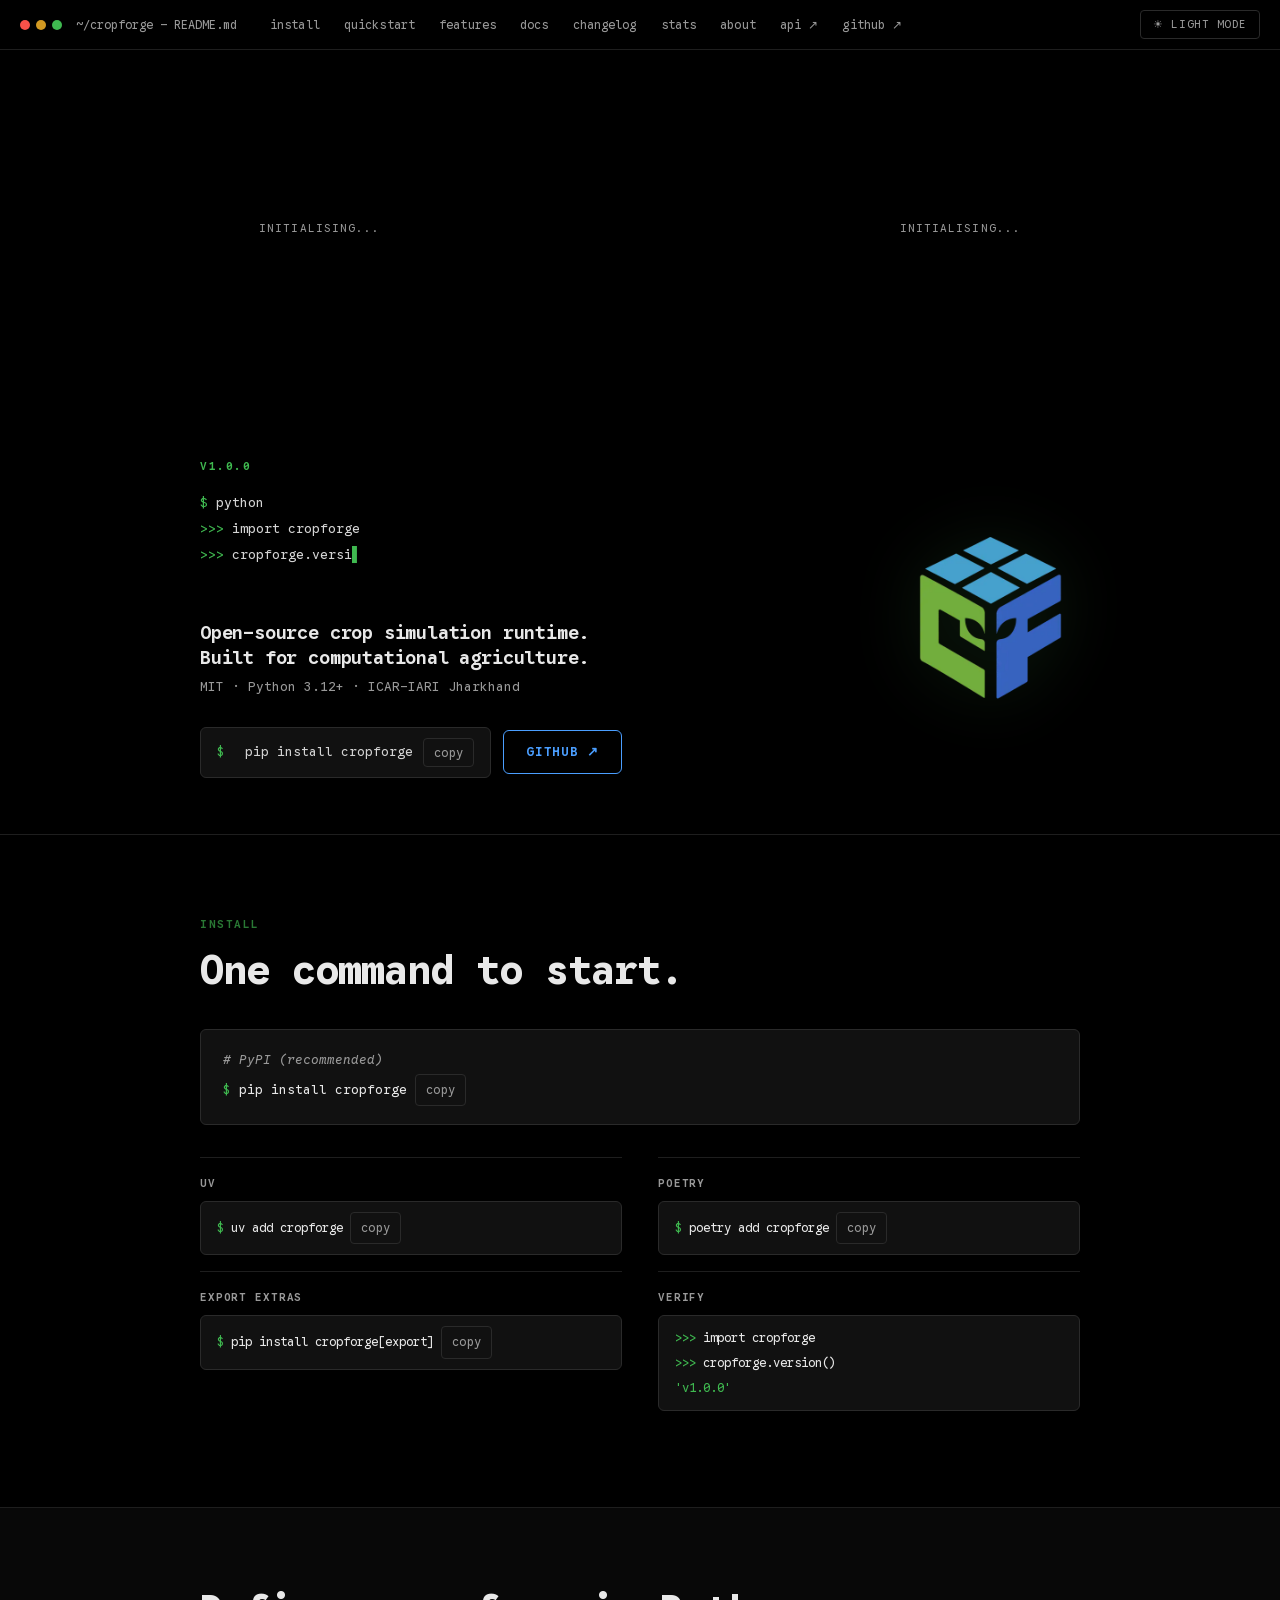
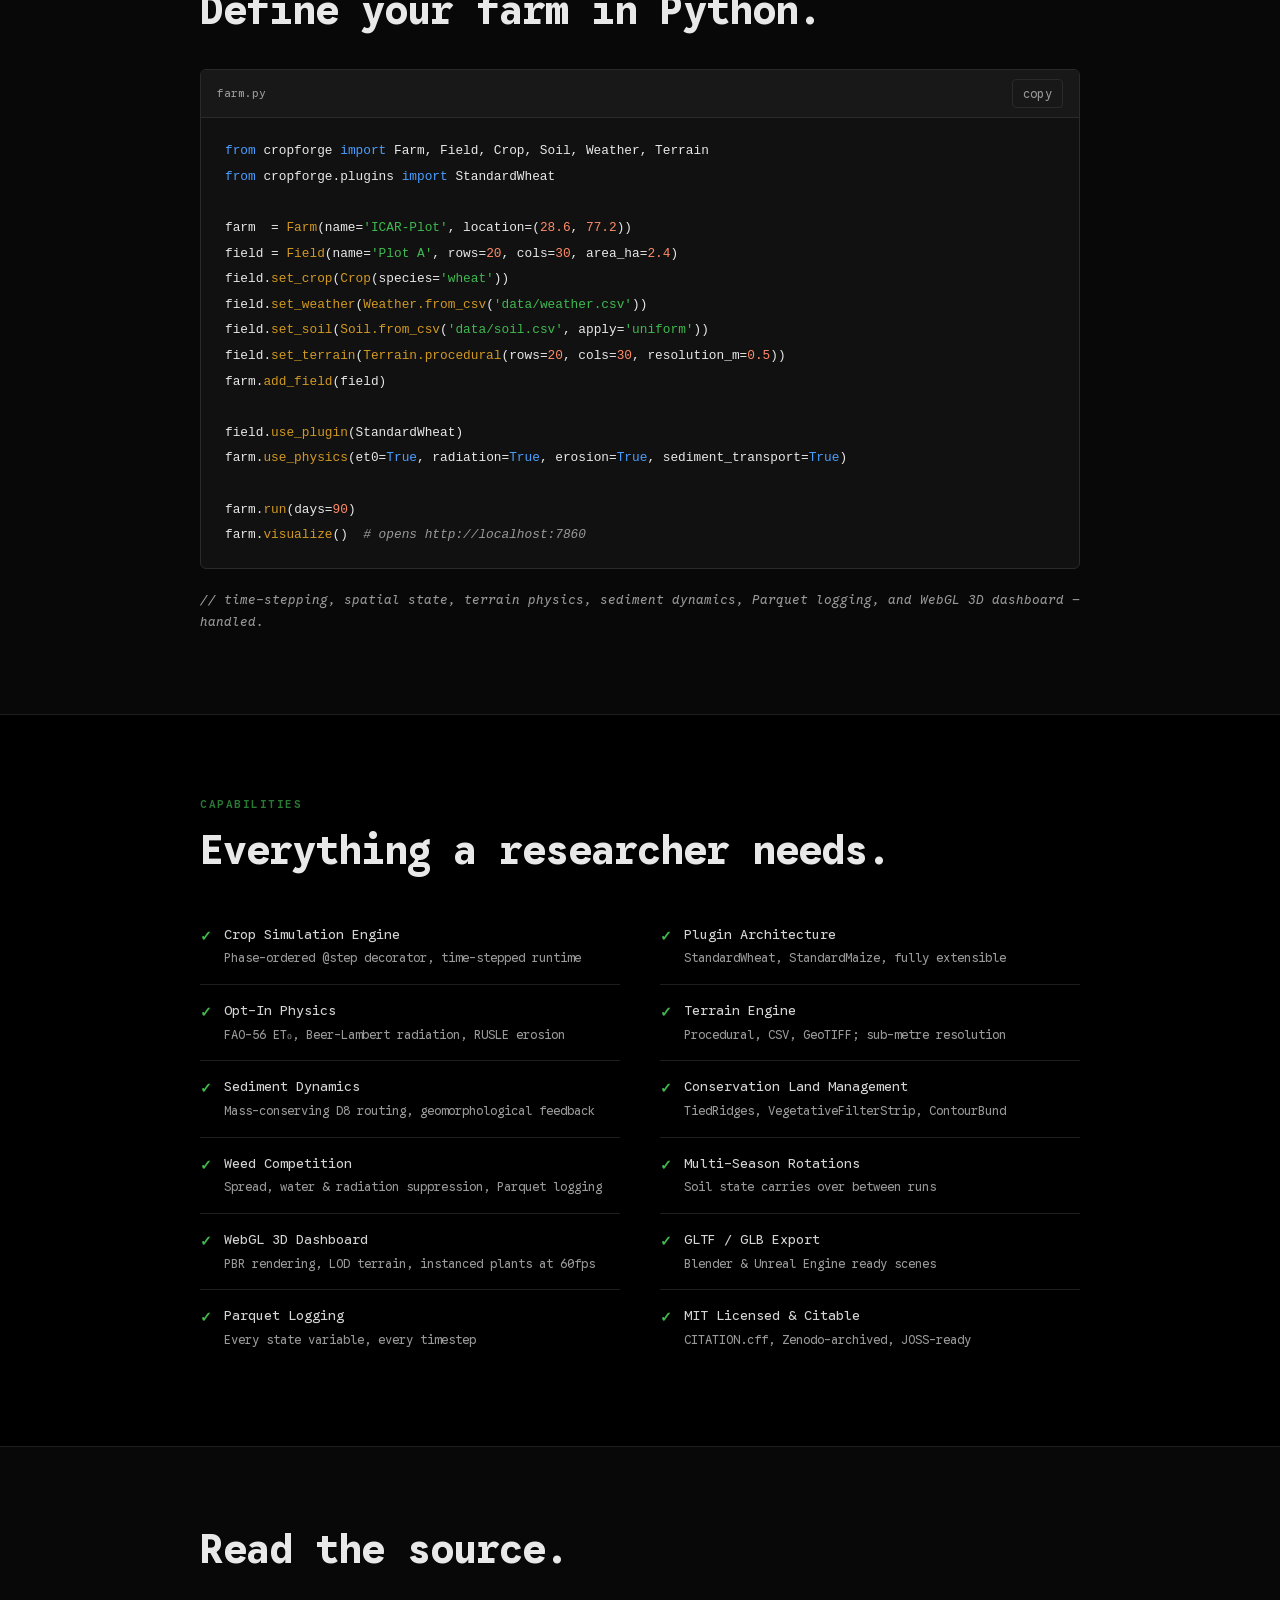
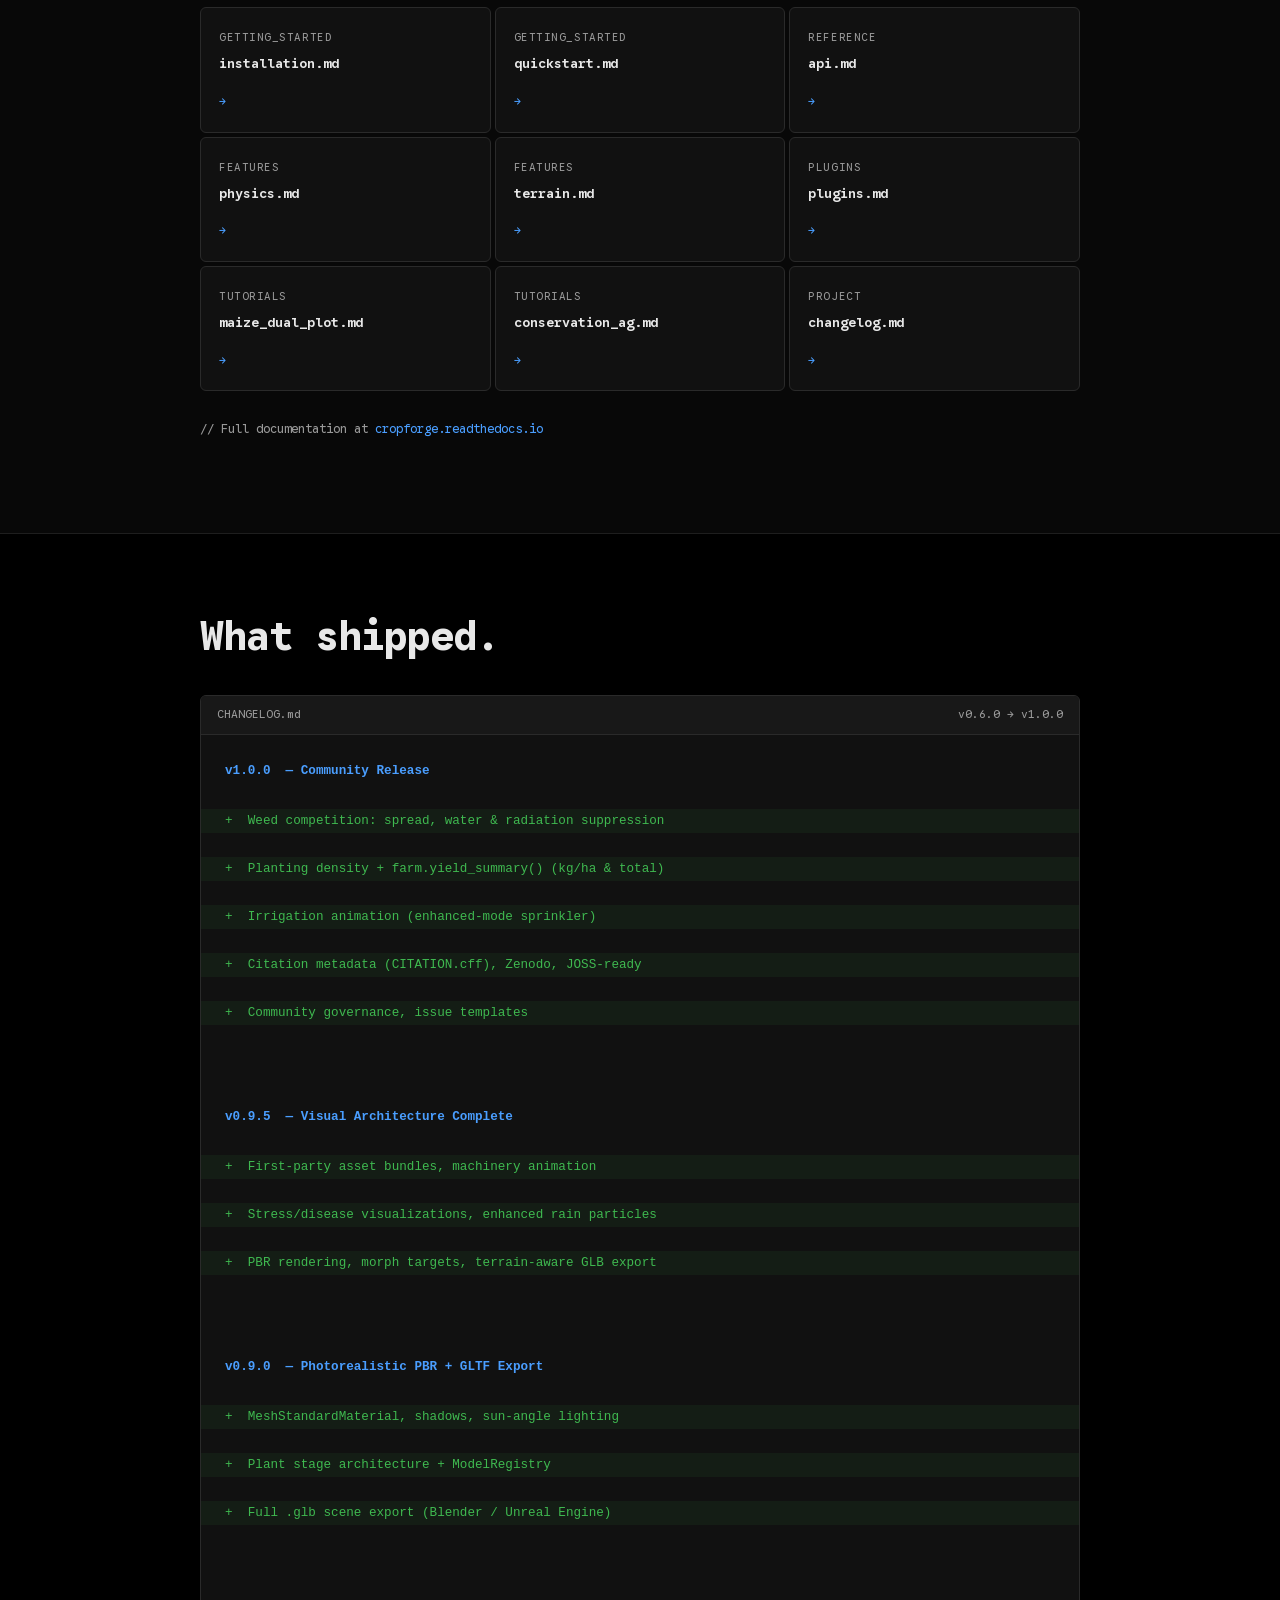
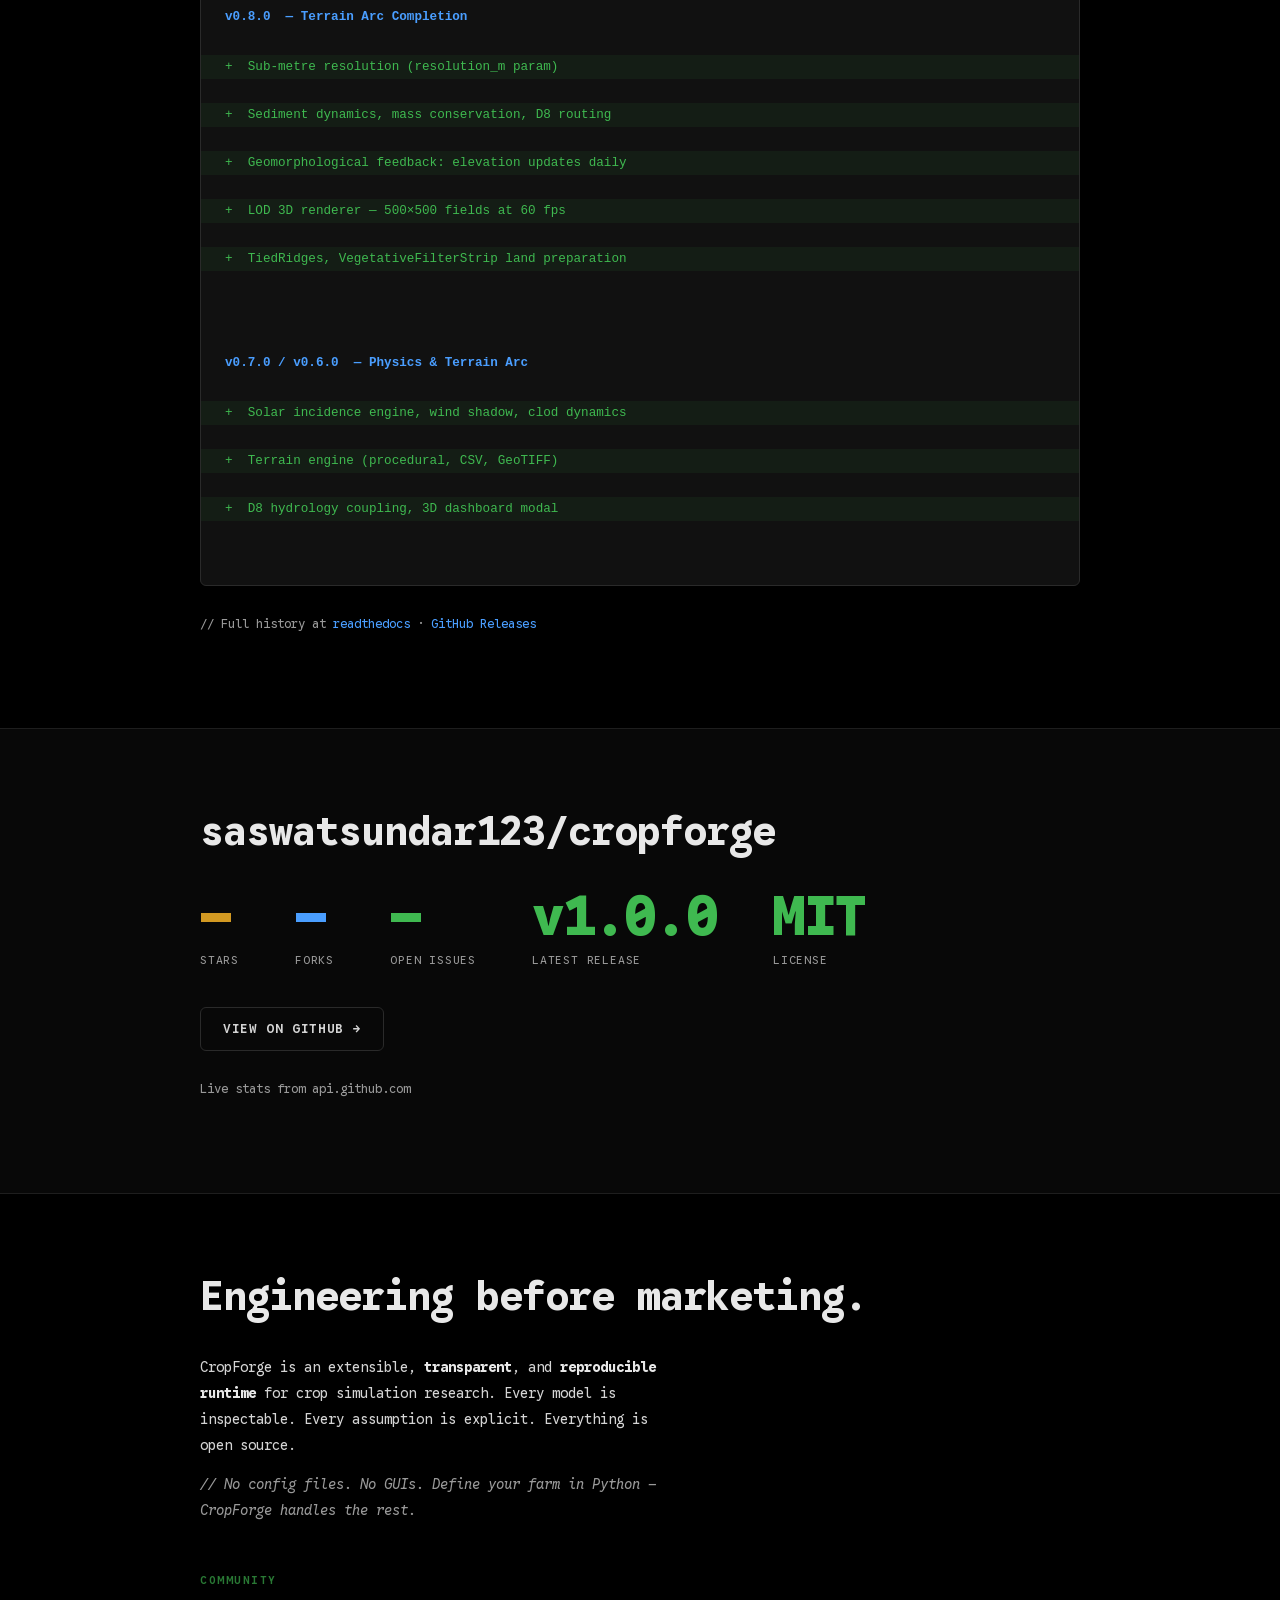
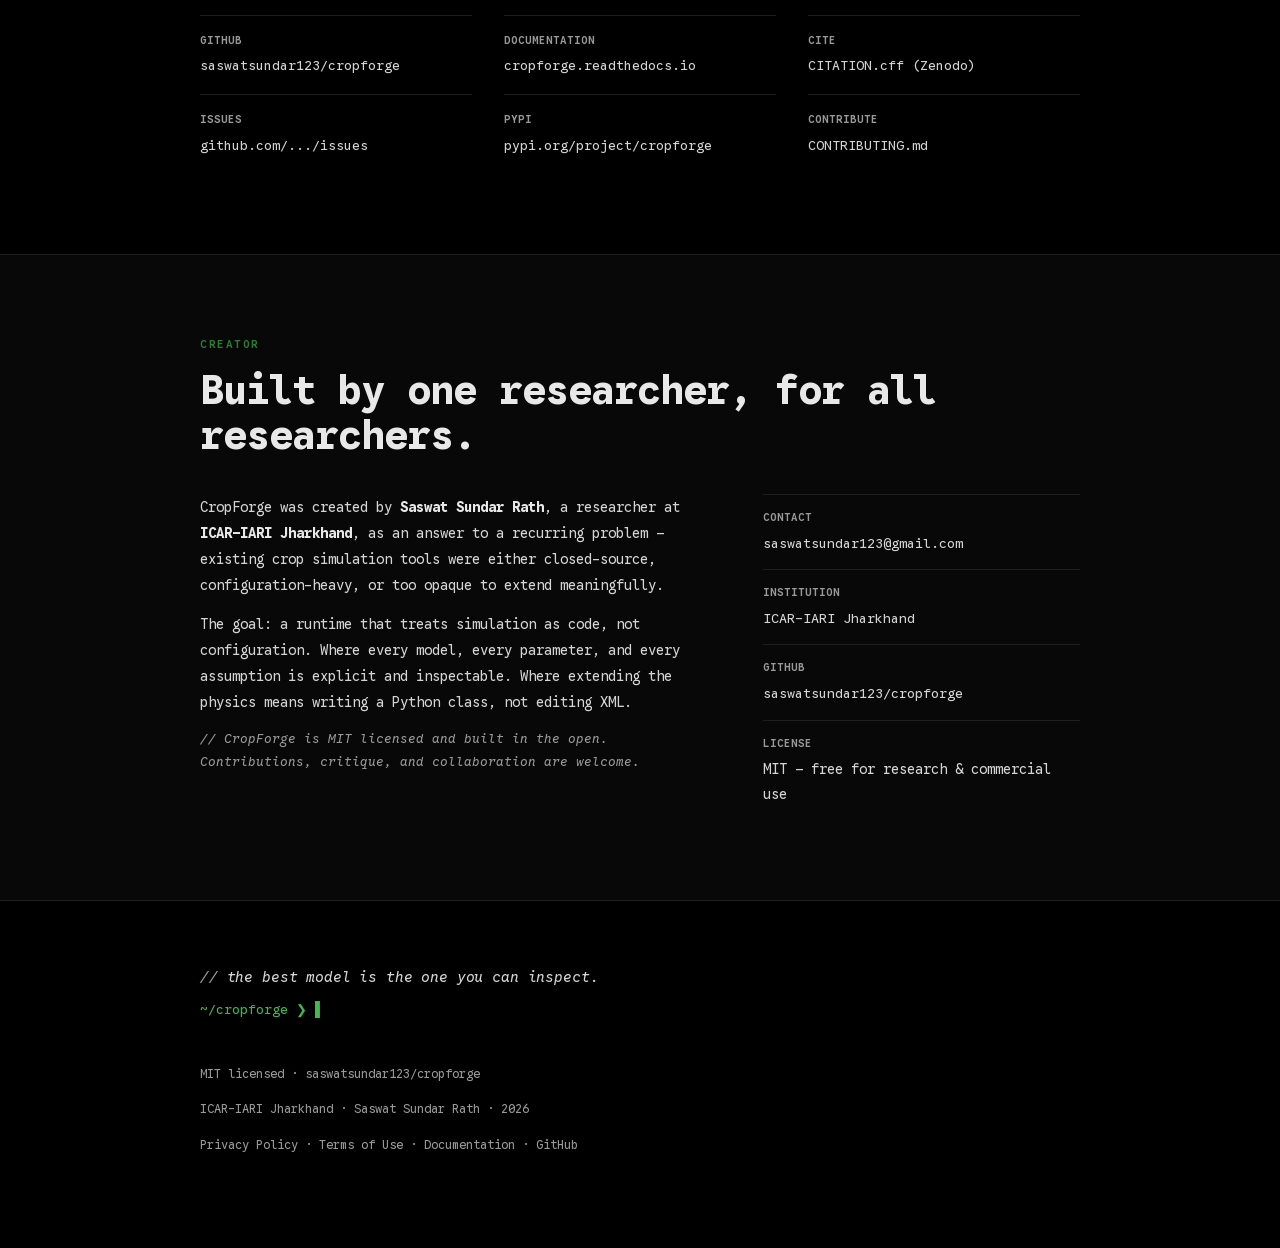
<file: index.html>
<!doctype html>
<html lang="en">
<head>

  <meta charset="utf-8">
  <meta name="viewport" content="width=device-width, initial-scale=1">

  <title>CropForge — Python-first crop simulation runtime</title>
  <meta name="description" content="Open-source, Python-first crop simulation runtime for agricultural researchers. Handles terrain physics, sediment dynamics, and WebGL 3D visualisation.">
  <meta name="author" content="Saswat Sundar Rath">
  <meta name="keywords" content="crop simulation, agricultural modelling, Python, FAO-56, terrain engine, CropForge, ICAR, open source">
  <link rel="canonical" href="https://cropforge.org/">

  <!-- Open Graph -->
  <meta property="og:site_name" content="CropForge">
  <meta property="og:locale" content="en_US">
  <meta property="og:type" content="website">
  <meta property="og:url" content="https://cropforge.org/">
  <meta property="og:title" content="CropForge — Python-first crop simulation runtime">
  <meta property="og:description" content="Open-source, Python-first crop simulation runtime for agricultural researchers. Handles terrain physics, sediment dynamics, and WebGL 3D visualisation.">
  <meta property="og:image" content="https://cropforge.org/CropForge_OG_Card.png">
  <meta property="og:image:width" content="1200">
  <meta property="og:image:height" content="630">
  <meta property="og:image:alt" content="CropForge — Python-first crop simulation runtime">

  <!-- Twitter / X Card -->
  <meta name="twitter:card" content="summary_large_image">
  <meta name="twitter:site" content="@saswatsundar123">
  <meta name="twitter:title" content="CropForge — Python-first crop simulation runtime">
  <meta name="twitter:description" content="Open-source, Python-first crop simulation runtime for agricultural researchers. Handles terrain physics, sediment dynamics, and WebGL 3D visualisation.">
  <meta name="twitter:image" content="https://cropforge.org/CropForge_OG_Card.png">

  <!-- Favicon -->
  <link rel="icon" type="image/x-icon" href="favicon/favicon.ico">
  <link rel="icon" type="image/png" sizes="32x32" href="favicon/favicon-32x32.png">
  <link rel="icon" type="image/png" sizes="16x16" href="favicon/favicon-16x16.png">
  <link rel="apple-touch-icon" sizes="180x180" href="favicon/apple-touch-icon.png">
  <link rel="manifest" href="favicon/site.webmanifest">
  <meta name="theme-color" content="#000000">

  <link rel="preload" href="Google_Sans_Code/GoogleSansCode-VariableFont_MONO,wght.ttf" as="font" type="font/ttf" crossorigin>
  <link rel="preload" href="Google_Sans_Code/GoogleSansCode-Italic-VariableFont_MONO,wght.ttf" as="font" type="font/ttf" crossorigin>
  <link rel="preload" href="CropForge_assets/CropForge_Logo.webp" as="image" fetchpriority="high">
  <link rel="preconnect" href="https://api.github.com">
  <link rel="stylesheet" href="style.css?v=14">

  <!-- Google Analytics -->
  <script async src="https://www.googletagmanager.com/gtag/js?id=G-MTQW5E33HN"></script>
  <script>
    window.dataLayer = window.dataLayer || [];
    function gtag(){dataLayer.push(arguments);}
    gtag('js', new Date());
    gtag('config', 'G-MTQW5E33HN');
  </script>
  <!-- JSON-LD -->
  <script type="application/ld+json">
  {
    "@context": "https://schema.org",
    "@type": "WebPage",
    "name": "CropForge — Python-first crop simulation runtime",
    "description": "Open-source, Python-first crop simulation runtime for agricultural researchers. Handles terrain physics, sediment dynamics, and WebGL 3D visualisation.",
    "url": "https://cropforge.org/",
    "image": "https://cropforge.org/CropForge_OG_Card.png",
    "author": {
      "@type": "Person",
      "name": "Saswat Sundar Rath"
    }
  }
  </script>
</head>
<body>

<!-- ── Editor chrome / nav ── -->
<div class="chrome">
  <span class="dots" aria-hidden="true"><i></i><i></i><i></i></span>
  <span class="file">~/cropforge — README.md</span>
  <nav class="chrome-nav" aria-label="Site navigation">
    <a href="#install">install</a>
    <a href="#quickstart">quickstart</a>
    <a href="#features">features</a>
    <a href="#docs">docs</a>
    <a href="#changelog">changelog</a>
    <a href="#github">stats</a>
    <a href="about.html">about</a>
    <a href="https://cropforge.readthedocs.io" target="_blank" rel="noopener">api ↗</a>
    <a href="https://github.com/saswatsundar123/cropforge" target="_blank" rel="noopener">github ↗</a>
  </nav>
  <button id="lightbtn" class="lightbtn" type="button">☀ light mode</button>
</div>

<!-- ── Hero ── -->
<header>
  <div class="hero-grid">

    <!-- ASCII pair: Crop (green) + Forge (blue) = CropForge -->
    <div class="ascii-row" role="img" aria-label="Interactive ASCII art spelling CropForge — move your cursor to interact">
      <div class="ascii-wrap is-loading" id="wrap-crop">
        <iframe
          class="ascii-frame"
          id="ascii-crop"
          data-src="CropForge_assets/Ascii_elements/Crop.html"
          title="Crop — interactive ASCII art"
          scrolling="no"
          tabindex="-1"
        ></iframe>
      </div>
      <div class="ascii-wrap is-loading" id="wrap-forge">
        <iframe
          class="ascii-frame"
          id="ascii-forge"
          data-src="CropForge_assets/Ascii_elements/Forge.html"
          title="Forge — interactive ASCII art"
          scrolling="no"
          tabindex="-1"
        ></iframe>
      </div>
    </div><!-- /.ascii-row -->

    <!-- Hero info -->
    <div class="hero-right">
      <div class="hero-text">
        <p class="label">v1.0.0</p>

        <div id="hero-term" aria-live="polite" aria-label="Python REPL session demonstrating CropForge"></div>

        <h1 class="tag">Open-source crop simulation runtime.<br>Built for computational agriculture.</h1>

        <p class="sub">MIT · Python 3.12+ · ICAR-IARI Jharkhand</p>

        <div class="cta">
          <div class="install-cmd">
            <span class="p">$</span>&nbsp;pip install cropforge
            <button class="copy-btn" data-copy="pip install cropforge" aria-label="Copy install command"></button>
          </div>
          <a class="btn" href="https://github.com/saswatsundar123/cropforge" target="_blank" rel="noopener">GitHub ↗</a>
        </div>
      </div>

      <img class="hero-logo" src="CropForge_assets/CropForge_Logo.webp" alt="CropForge logo" width="400" height="400" fetchpriority="high">
    </div>

  </div>
</header>

<!-- ── Install ── -->
<section id="install">
  <div class="wrap">
    <p class="label">install</p>
    <h2>One command to start.</h2>

    <div class="term">
      <span class="c"># PyPI (recommended)</span><br>
      <span class="p">$</span> pip install cropforge&nbsp;<button class="copy-btn" data-copy="pip install cropforge" aria-label="Copy"></button>
    </div>

    <div class="pkg-grid">
      <div>
        <h3>uv</h3>
        <div class="term term-sm">
          <span class="p">$</span> uv add cropforge&nbsp;<button class="copy-btn" data-copy="uv add cropforge" aria-label="Copy uv command"></button>
        </div>
      </div>
      <div>
        <h3>poetry</h3>
        <div class="term term-sm">
          <span class="p">$</span> poetry add cropforge&nbsp;<button class="copy-btn" data-copy="poetry add cropforge" aria-label="Copy poetry command"></button>
        </div>
      </div>
      <div>
        <h3>export extras</h3>
        <div class="term term-sm">
          <span class="p">$</span> pip install cropforge[export]&nbsp;<button class="copy-btn" data-copy="pip install cropforge[export]" aria-label="Copy export command"></button>
        </div>
      </div>
      <div>
        <h3>verify</h3>
        <div class="term term-sm">
          <span class="p">&gt;&gt;&gt;</span> import cropforge<br>
          <span class="p">&gt;&gt;&gt;</span> cropforge.version()<br>
          <span class="grn">'v1.0.0'</span>
        </div>
      </div>
    </div>
  </div>
</section>

<!-- ── Quick Start ── -->
<section id="quickstart">
  <div class="wrap">
    <h2>Define your farm in Python.</h2>

    <div class="code-block">
      <div class="bar">
        <span>farm.py</span>
        <button class="copy-btn" id="qs-copy" data-copy="from cropforge import Farm, Field, Crop, Soil, Weather, Terrain
from cropforge.plugins import StandardWheat

farm  = Farm(name='ICAR-Plot', location=(28.6, 77.2))
field = Field(name='Plot A', rows=20, cols=30, area_ha=2.4)
field.set_crop(Crop(species='wheat'))
field.set_weather(Weather.from_csv('data/weather.csv'))
field.set_soil(Soil.from_csv('data/soil.csv', apply='uniform'))
field.set_terrain(Terrain.procedural(rows=20, cols=30, resolution_m=0.5))
farm.add_field(field)

field.use_plugin(StandardWheat)
farm.use_physics(et0=True, radiation=True, erosion=True, sediment_transport=True)

farm.run(days=90)
farm.visualize()  # opens http://localhost:7860" aria-label="Copy code"></button>
      </div>
<pre><span class="kw">from</span> cropforge <span class="kw">import</span> Farm, Field, Crop, Soil, Weather, Terrain
<span class="kw">from</span> cropforge.plugins <span class="kw">import</span> StandardWheat

farm  = <span class="fn">Farm</span>(name=<span class="str">'ICAR-Plot'</span>, location=(<span class="num">28.6</span>, <span class="num">77.2</span>))
field = <span class="fn">Field</span>(name=<span class="str">'Plot A'</span>, rows=<span class="num">20</span>, cols=<span class="num">30</span>, area_ha=<span class="num">2.4</span>)
field.<span class="fn">set_crop</span>(<span class="fn">Crop</span>(species=<span class="str">'wheat'</span>))
field.<span class="fn">set_weather</span>(<span class="fn">Weather.from_csv</span>(<span class="str">'data/weather.csv'</span>))
field.<span class="fn">set_soil</span>(<span class="fn">Soil.from_csv</span>(<span class="str">'data/soil.csv'</span>, apply=<span class="str">'uniform'</span>))
field.<span class="fn">set_terrain</span>(<span class="fn">Terrain.procedural</span>(rows=<span class="num">20</span>, cols=<span class="num">30</span>, resolution_m=<span class="num">0.5</span>))
farm.<span class="fn">add_field</span>(field)

field.<span class="fn">use_plugin</span>(StandardWheat)
farm.<span class="fn">use_physics</span>(et0=<span class="kw">True</span>, radiation=<span class="kw">True</span>, erosion=<span class="kw">True</span>, sediment_transport=<span class="kw">True</span>)

farm.<span class="fn">run</span>(days=<span class="num">90</span>)
farm.<span class="fn">visualize</span>()  <span class="co"># opens http://localhost:7860</span></pre>
    </div>

    <p class="vcap cmt">// time-stepping, spatial state, terrain physics, sediment dynamics, Parquet logging, and WebGL 3D dashboard — handled.</p>
  </div>
</section>

<!-- ── Features ── -->
<section id="features">
  <div class="wrap">
    <p class="label">capabilities</p>
    <h2>Everything a researcher needs.</h2>
    <ul class="feature-list">
      <li><span class="chk">✓</span><span class="feat-body"><span>Crop Simulation Engine</span><span class="desc">Phase-ordered @step decorator, time-stepped runtime</span></span></li>
      <li><span class="chk">✓</span><span class="feat-body"><span>Plugin Architecture</span><span class="desc">StandardWheat, StandardMaize, fully extensible</span></span></li>
      <li><span class="chk">✓</span><span class="feat-body"><span>Opt-In Physics</span><span class="desc">FAO-56 ET₀, Beer-Lambert radiation, RUSLE erosion</span></span></li>
      <li><span class="chk">✓</span><span class="feat-body"><span>Terrain Engine</span><span class="desc">Procedural, CSV, GeoTIFF; sub-metre resolution</span></span></li>
      <li><span class="chk">✓</span><span class="feat-body"><span>Sediment Dynamics</span><span class="desc">Mass-conserving D8 routing, geomorphological feedback</span></span></li>
      <li><span class="chk">✓</span><span class="feat-body"><span>Conservation Land Management</span><span class="desc">TiedRidges, VegetativeFilterStrip, ContourBund</span></span></li>
      <li><span class="chk">✓</span><span class="feat-body"><span>Weed Competition</span><span class="desc">Spread, water &amp; radiation suppression, Parquet logging</span></span></li>
      <li><span class="chk">✓</span><span class="feat-body"><span>Multi-Season Rotations</span><span class="desc">Soil state carries over between runs</span></span></li>
      <li><span class="chk">✓</span><span class="feat-body"><span>WebGL 3D Dashboard</span><span class="desc">PBR rendering, LOD terrain, instanced plants at 60fps</span></span></li>
      <li><span class="chk">✓</span><span class="feat-body"><span>GLTF / GLB Export</span><span class="desc">Blender &amp; Unreal Engine ready scenes</span></span></li>
      <li><span class="chk">✓</span><span class="feat-body"><span>Parquet Logging</span><span class="desc">Every state variable, every timestep</span></span></li>
      <li><span class="chk">✓</span><span class="feat-body"><span>MIT Licensed &amp; Citable</span><span class="desc">CITATION.cff, Zenodo-archived, JOSS-ready</span></span></li>
    </ul>
  </div>
</section>

<!-- ── Docs ── -->
<section id="docs">
  <div class="wrap">
    <h2>Read the source.</h2>

    <div class="doc-grid">
      <a class="doc-card" href="https://cropforge.readthedocs.io/en/latest/getting_started/installation/" target="_blank" rel="noopener">
        <p class="fname">getting_started</p>
        <div class="title">installation.md</div>
        <div class="arrow">→</div>
      </a>
      <a class="doc-card" href="https://cropforge.readthedocs.io/en/latest/getting_started/quickstart/" target="_blank" rel="noopener">
        <p class="fname">getting_started</p>
        <div class="title">quickstart.md</div>
        <div class="arrow">→</div>
      </a>
      <a class="doc-card" href="https://cropforge.readthedocs.io/en/latest/reference/api/" target="_blank" rel="noopener">
        <p class="fname">reference</p>
        <div class="title">api.md</div>
        <div class="arrow">→</div>
      </a>
      <a class="doc-card" href="https://cropforge.readthedocs.io/en/latest/features/physics/" target="_blank" rel="noopener">
        <p class="fname">features</p>
        <div class="title">physics.md</div>
        <div class="arrow">→</div>
      </a>
      <a class="doc-card" href="https://cropforge.readthedocs.io/en/latest/features/terrain/" target="_blank" rel="noopener">
        <p class="fname">features</p>
        <div class="title">terrain.md</div>
        <div class="arrow">→</div>
      </a>
      <a class="doc-card" href="https://cropforge.readthedocs.io/en/latest/plugins/" target="_blank" rel="noopener">
        <p class="fname">plugins</p>
        <div class="title">plugins.md</div>
        <div class="arrow">→</div>
      </a>
      <a class="doc-card" href="https://cropforge.readthedocs.io/en/latest/tutorials/maize_dual_plot/" target="_blank" rel="noopener">
        <p class="fname">tutorials</p>
        <div class="title">maize_dual_plot.md</div>
        <div class="arrow">→</div>
      </a>
      <a class="doc-card" href="https://cropforge.readthedocs.io/en/latest/tutorials/conservation_agriculture/" target="_blank" rel="noopener">
        <p class="fname">tutorials</p>
        <div class="title">conservation_ag.md</div>
        <div class="arrow">→</div>
      </a>
      <a class="doc-card" href="https://cropforge.readthedocs.io/en/latest/changelog/" target="_blank" rel="noopener">
        <p class="fname">project</p>
        <div class="title">changelog.md</div>
        <div class="arrow">→</div>
      </a>
    </div>

    <p class="footnote">// Full documentation at <a href="https://cropforge.readthedocs.io" target="_blank" rel="noopener">cropforge.readthedocs.io</a></p>
  </div>
</section>

<!-- ── Changelog ── -->
<section id="changelog">
  <div class="wrap">
    <h2>What shipped.</h2>

    <div class="diff">
      <div class="bar">
        <span>CHANGELOG.md</span>
        <span>v0.6.0 → v1.0.0</span>
      </div>
      <pre>
<span class="ln ver">v1.0.0  — Community Release</span>
<span class="ln add">+  Weed competition: spread, water &amp; radiation suppression</span>
<span class="ln add">+  Planting density + farm.yield_summary() (kg/ha &amp; total)</span>
<span class="ln add">+  Irrigation animation (enhanced-mode sprinkler)</span>
<span class="ln add">+  Citation metadata (CITATION.cff), Zenodo, JOSS-ready</span>
<span class="ln add">+  Community governance, issue templates</span>
<span class="ln meta"> </span>
<span class="ln ver">v0.9.5  — Visual Architecture Complete</span>
<span class="ln add">+  First-party asset bundles, machinery animation</span>
<span class="ln add">+  Stress/disease visualizations, enhanced rain particles</span>
<span class="ln add">+  PBR rendering, morph targets, terrain-aware GLB export</span>
<span class="ln meta"> </span>
<span class="ln ver">v0.9.0  — Photorealistic PBR + GLTF Export</span>
<span class="ln add">+  MeshStandardMaterial, shadows, sun-angle lighting</span>
<span class="ln add">+  Plant stage architecture + ModelRegistry</span>
<span class="ln add">+  Full .glb scene export (Blender / Unreal Engine)</span>
<span class="ln meta"> </span>
<span class="ln ver">v0.8.0  — Terrain Arc Completion</span>
<span class="ln add">+  Sub-metre resolution (resolution_m param)</span>
<span class="ln add">+  Sediment dynamics, mass conservation, D8 routing</span>
<span class="ln add">+  Geomorphological feedback: elevation updates daily</span>
<span class="ln add">+  LOD 3D renderer — 500×500 fields at 60 fps</span>
<span class="ln add">+  TiedRidges, VegetativeFilterStrip land preparation</span>
<span class="ln meta"> </span>
<span class="ln ver">v0.7.0 / v0.6.0  — Physics &amp; Terrain Arc</span>
<span class="ln add">+  Solar incidence engine, wind shadow, clod dynamics</span>
<span class="ln add">+  Terrain engine (procedural, CSV, GeoTIFF)</span>
<span class="ln add">+  D8 hydrology coupling, 3D dashboard modal</span>
      </pre>
    </div>

    <p class="footnote">
      // Full history at
      <a href="https://cropforge.readthedocs.io/en/latest/changelog/" target="_blank" rel="noopener">readthedocs</a> ·
      <a href="https://github.com/saswatsundar123/cropforge/releases" target="_blank" rel="noopener">GitHub Releases</a>
    </p>
  </div>
</section>

<!-- ── GitHub stats ── -->
<section id="github">
  <div class="wrap">
    <h2>saswatsundar123/cropforge</h2>

    <div class="gh-stats">
      <div class="gh-stat str">
        <div class="n" id="gh-stars">—</div>
        <div class="l">stars</div>
      </div>
      <div class="gh-stat fk">
        <div class="n" id="gh-forks">—</div>
        <div class="l">forks</div>
      </div>
      <div class="gh-stat">
        <div class="n" id="gh-issues">—</div>
        <div class="l">open issues</div>
      </div>
      <div class="gh-stat">
        <div class="n" id="gh-release">v1.0.0</div>
        <div class="l">latest release</div>
      </div>
      <div class="gh-stat">
        <div class="n" id="gh-license">MIT</div>
        <div class="l">license</div>
      </div>
    </div>

    <a class="gh-link" href="https://github.com/saswatsundar123/cropforge" target="_blank" rel="noopener">
      View on GitHub →
    </a>

    <p class="footnote">Live stats from api.github.com</p>
  </div>
</section>

<!-- ── Philosophy + Community ── -->
<section id="philosophy">
  <div class="wrap">
    <h2>Engineering before marketing.</h2>

    <div class="philosophy">
      <p>CropForge is an extensible, <strong>transparent</strong>, and <strong>reproducible runtime</strong> for crop simulation research. Every model is inspectable. Every assumption is explicit. Everything is open source.</p>
      <p><span class="cmt">// No config files. No GUIs. Define your farm in Python — CropForge handles the rest.</span></p>
    </div>

    <div style="margin-top: 48px;">
      <p class="label">community</p>
      <div class="comm-grid">
        <div class="comm-item">
          <h3>GitHub</h3>
          <a href="https://github.com/saswatsundar123/cropforge" target="_blank" rel="noopener">saswatsundar123/cropforge</a>
        </div>
        <div class="comm-item">
          <h3>Documentation</h3>
          <a href="https://cropforge.readthedocs.io" target="_blank" rel="noopener">cropforge.readthedocs.io</a>
        </div>
        <div class="comm-item">
          <h3>Cite</h3>
          <a href="https://github.com/saswatsundar123/cropforge/blob/main/CITATION.cff" target="_blank" rel="noopener">CITATION.cff (Zenodo)</a>
        </div>
        <div class="comm-item">
          <h3>Issues</h3>
          <a href="https://github.com/saswatsundar123/cropforge/issues" target="_blank" rel="noopener">github.com/.../issues</a>
        </div>
        <div class="comm-item">
          <h3>PyPI</h3>
          <a href="https://pypi.org/project/cropforge/" target="_blank" rel="noopener">pypi.org/project/cropforge</a>
        </div>
        <div class="comm-item">
          <h3>Contribute</h3>
          <a href="https://github.com/saswatsundar123/cropforge/blob/main/CONTRIBUTING.md" target="_blank" rel="noopener">CONTRIBUTING.md</a>
        </div>
      </div>
    </div>
  </div>
</section>

<!-- ── About / Creator ── -->
<section id="about">
  <div class="wrap">
    <p class="label">creator</p>
    <h2>Built by one researcher, for all researchers.</h2>

    <div class="about-grid">
      <div class="about-bio">
        <p>CropForge was created by <strong>Saswat Sundar Rath</strong>, a researcher at <strong>ICAR-IARI Jharkhand</strong>, as an answer to a recurring problem — existing crop simulation tools were either closed-source, configuration-heavy, or too opaque to extend meaningfully.</p>
        <p>The goal: a runtime that treats simulation as code, not configuration. Where every model, every parameter, and every assumption is explicit and inspectable. Where extending the physics means writing a Python class, not editing XML.</p>
        <p class="cmt">// CropForge is MIT licensed and built in the open. Contributions, critique, and collaboration are welcome.</p>
      </div>

      <div class="about-links">
        <div class="about-link-item">
          <span class="about-label">contact</span>
          <a href="mailto:saswatsundar123@gmail.com">saswatsundar123@gmail.com</a>
        </div>
        <div class="about-link-item">
          <span class="about-label">institution</span>
          <a href="https://www.icar.org.in" target="_blank" rel="noopener">ICAR-IARI Jharkhand</a>
        </div>
        <div class="about-link-item">
          <span class="about-label">github</span>
          <a href="https://github.com/saswatsundar123/cropforge" target="_blank" rel="noopener">saswatsundar123/cropforge</a>
        </div>
        <div class="about-link-item">
          <span class="about-label">license</span>
          <span style="color:var(--fg2)">MIT — free for research &amp; commercial use</span>
        </div>
      </div>
    </div>
  </div>
</section>

<!-- ── Footer ── -->
<footer>
  <div class="wrap">
    <p class="q">the best model is the one you can inspect.</p>
    <p class="prompt"><span class="p">~/cropforge ❯</span> <span class="cur">▋</span></p>
    <p class="meta">MIT licensed · <a href="https://github.com/saswatsundar123/cropforge" target="_blank" rel="noopener">saswatsundar123/cropforge</a></p>
    <p class="meta">ICAR-IARI Jharkhand · Saswat Sundar Rath · 2026</p>
    <p class="meta">
      <a href="privacy.html">Privacy Policy</a> ·
      <a href="terms.html">Terms of Use</a> ·
      <a href="https://cropforge.readthedocs.io" target="_blank" rel="noopener">Documentation</a> ·
      <a href="https://github.com/saswatsundar123/cropforge" target="_blank" rel="noopener">GitHub</a>
    </p>
  </div>
</footer>

<!-- tooltip for easter egg -->
<span id="bubble" class="bubble" role="status" aria-live="polite"></span>

<script src="main.js" defer></script>
</body>
</html>
</file>
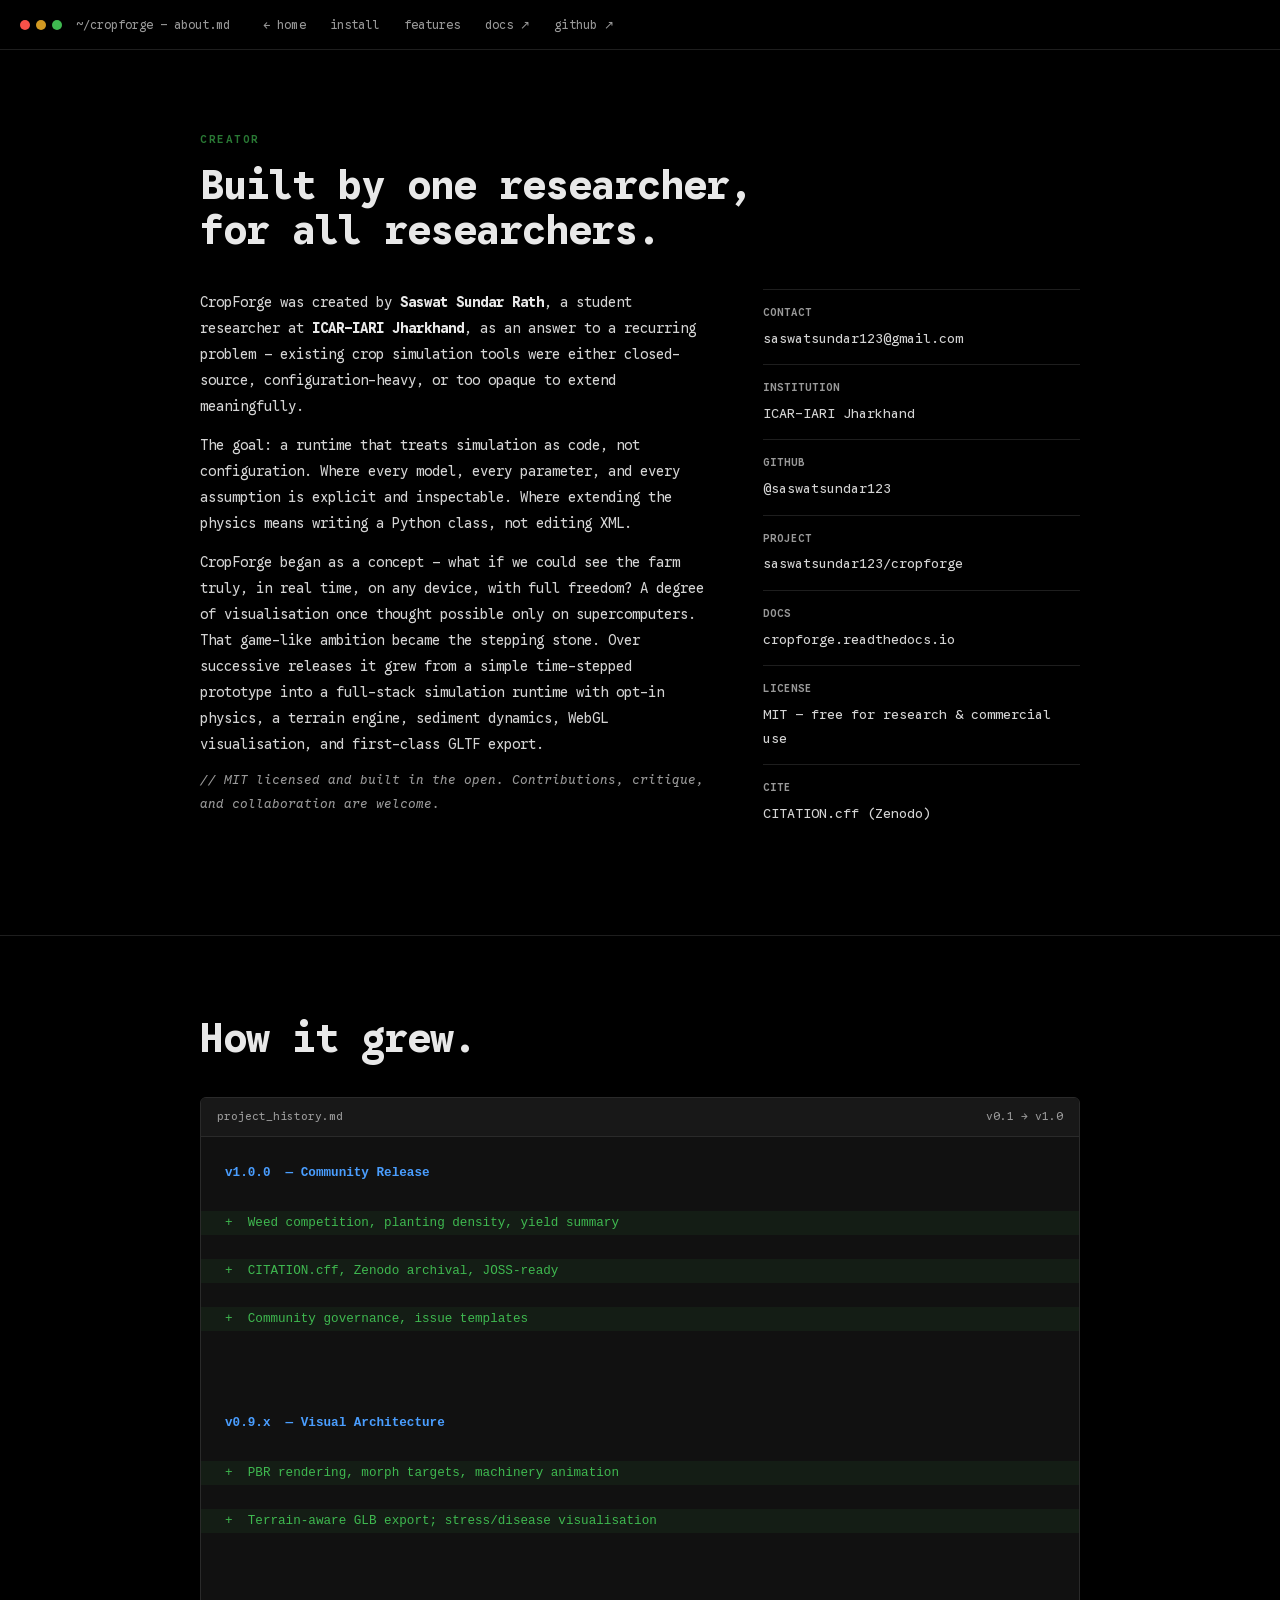
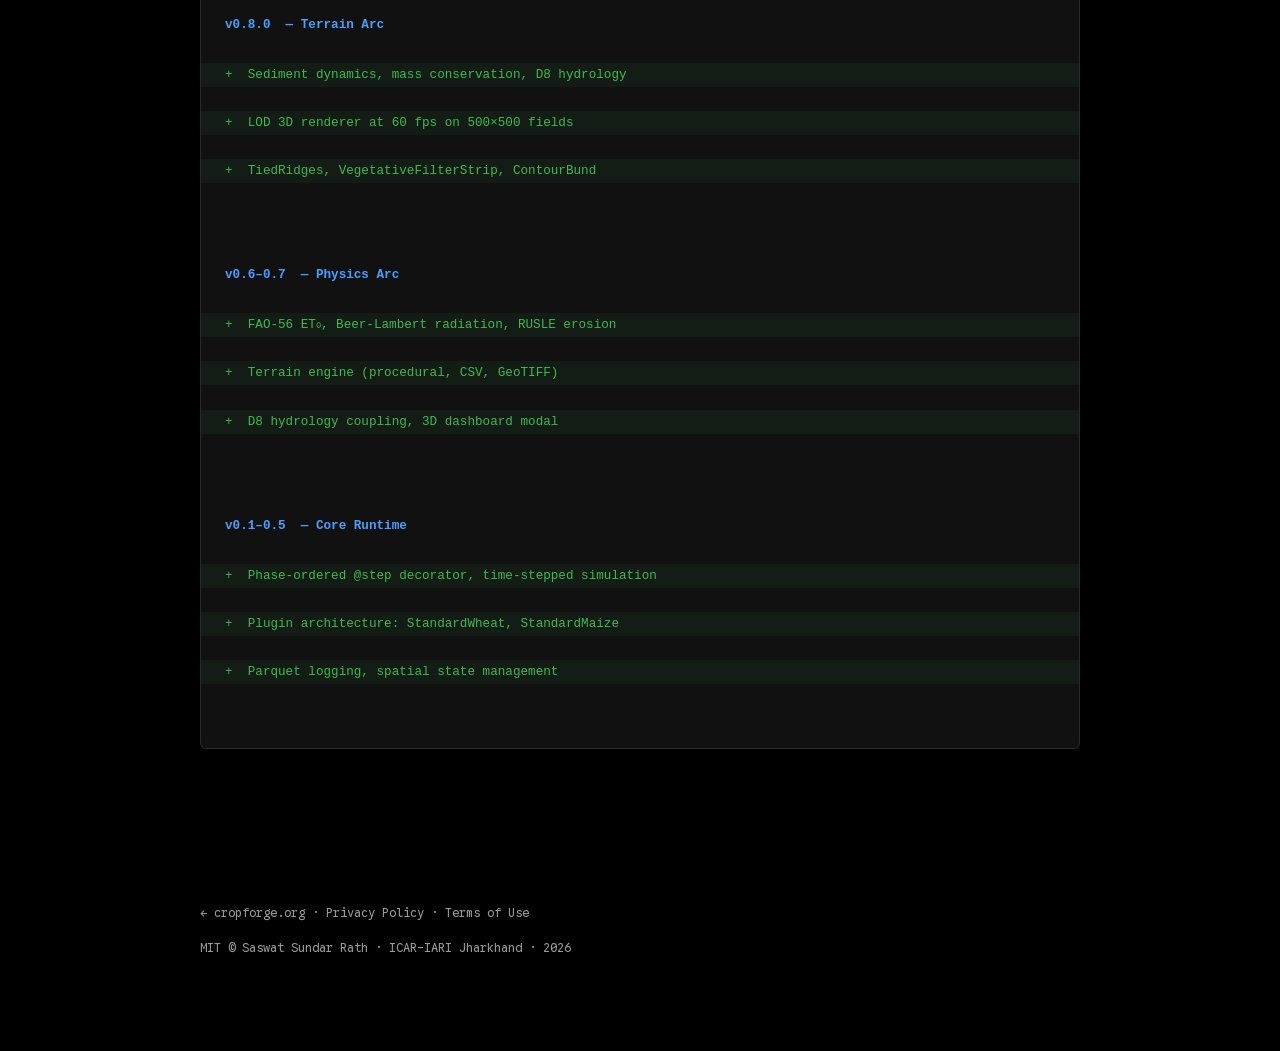
<file: about.html>
<!doctype html>
<html lang="en">
<head>
  <!-- Google tag (gtag.js) -->
  <script async src="https://www.googletagmanager.com/gtag/js?id=G-MTQW5E33HN"></script>
  <script>
    window.dataLayer = window.dataLayer || [];
    function gtag(){dataLayer.push(arguments);}
    gtag('js', new Date());
    gtag('config', 'G-MTQW5E33HN');
  </script>
  <meta charset="utf-8">
  <meta name="viewport" content="width=device-width, initial-scale=1">
  <title>About &mdash; CropForge</title>
  <meta name="description" content="CropForge was created by Saswat Sundar Rath at ICAR-IARI Jharkhand. An open-source, code-first crop simulation runtime for agricultural researchers.">
  <meta name="author" content="Saswat Sundar Rath">
  <link rel="canonical" href="https://cropforge.org/about.html">

  <meta property="og:site_name" content="CropForge">
  <meta property="og:locale" content="en_US">
  <meta property="og:type" content="website">
  <meta property="og:url" content="https://cropforge.org/about.html">
  <meta property="og:title" content="About &mdash; CropForge">
  <meta property="og:description" content="CropForge was created by Saswat Sundar Rath at ICAR-IARI Jharkhand.">
  <meta property="og:image" content="https://cropforge.org/CropForge_OG_Card.png">
  <meta property="og:image:width" content="1200">
  <meta property="og:image:height" content="630">
  <meta property="og:image:alt" content="CropForge Open Graph Image">

  <meta name="twitter:card" content="summary_large_image">
  <meta name="twitter:site" content="@saswatsundar123">
  <meta name="twitter:title" content="About &mdash; CropForge">
  <meta name="twitter:description" content="CropForge was created by Saswat Sundar Rath at ICAR-IARI Jharkhand.">
  <meta name="twitter:image" content="https://cropforge.org/CropForge_OG_Card.png">

  <link rel="icon" type="image/x-icon" href="favicon/favicon.ico">
  <link rel="icon" type="image/png" sizes="32x32" href="favicon/favicon-32x32.png">
  <link rel="icon" type="image/png" sizes="16x16" href="favicon/favicon-16x16.png">
  <link rel="apple-touch-icon" sizes="180x180" href="favicon/apple-touch-icon.png">
  <link rel="manifest" href="favicon/site.webmanifest">
  <meta name="theme-color" content="#000000">

  <link rel="preload" href="Google_Sans_Code/GoogleSansCode-VariableFont_MONO,wght.ttf" as="font" type="font/ttf" crossorigin>
  <link rel="preload" href="Google_Sans_Code/GoogleSansCode-Italic-VariableFont_MONO,wght.ttf" as="font" type="font/ttf" crossorigin>
  <link rel="stylesheet" href="style.css">

  <!-- Google Analytics -->
  <script async src="https://www.googletagmanager.com/gtag/js?id=G-MTQW5E33HN"></script>
  <script>
    window.dataLayer = window.dataLayer || [];
    function gtag(){dataLayer.push(arguments);}
    gtag('js', new Date());
    gtag('config', 'G-MTQW5E33HN');
  </script>
  <!-- JSON-LD -->
  <script type="application/ld+json">
  {
    "@context": "https://schema.org",
    "@type": "AboutPage",
    "name": "About CropForge",
    "description": "CropForge was created by Saswat Sundar Rath at ICAR-IARI Jharkhand.",
    "url": "https://cropforge.org/about.html",
    "image": "https://cropforge.org/CropForge_OG_Card.png",
    "author": {
      "@type": "Person",
      "name": "Saswat Sundar Rath"
    }
  }
  </script>
</head>
<body>

<div class="chrome">
  <span class="dots" aria-hidden="true"><i></i><i></i><i></i></span>
  <span class="file">~/cropforge &mdash; about.md</span>
  <nav class="chrome-nav" aria-label="Site navigation">
    <a href="index.html">&larr; home</a>
    <a href="index.html#install">install</a>
    <a href="index.html#features">features</a>
    <a href="https://cropforge.readthedocs.io" target="_blank" rel="noopener">docs &nearr;</a>
    <a href="https://github.com/saswatsundar123/cropforge" target="_blank" rel="noopener">github &nearr;</a>
  </nav>
</div>

<main style="padding: var(--section-pad, 80px) 0 0;">
  <div class="wrap">
    <p class="label">creator</p>
    <h1>Built by one researcher,<br>for all researchers.</h1>

    <div class="about-grid">
      <div class="about-bio">
        <p>CropForge was created by <strong>Saswat Sundar Rath</strong>, a student researcher at <strong>ICAR-IARI Jharkhand</strong>, as an answer to a recurring problem &mdash; existing crop simulation tools were either closed-source, configuration-heavy, or too opaque to extend meaningfully.</p>
        <p>The goal: a runtime that treats simulation as code, not configuration. Where every model, every parameter, and every assumption is explicit and inspectable. Where extending the physics means writing a Python class, not editing XML.</p>
        <p>CropForge began as a concept &mdash; what if we could see the farm truly, in real time, on any device, with full freedom? A degree of visualisation once thought possible only on supercomputers. That game-like ambition became the stepping stone. Over successive releases it grew from a simple time-stepped prototype into a full-stack simulation runtime with opt-in physics, a terrain engine, sediment dynamics, WebGL visualisation, and first-class GLTF export.</p>
        <p class="cmt">// MIT licensed and built in the open. Contributions, critique, and collaboration are welcome.</p>
      </div>

      <div class="about-links">
        <div class="about-link-item">
          <span class="about-label">contact</span>
          <a href="mailto:saswatsundar123@gmail.com">saswatsundar123@gmail.com</a>
        </div>
        <div class="about-link-item">
          <span class="about-label">institution</span>
          <a href="https://www.icar.org.in" target="_blank" rel="noopener">ICAR-IARI Jharkhand</a>
        </div>
        <div class="about-link-item">
          <span class="about-label">github</span>
          <a href="https://github.com/saswatsundar123" target="_blank" rel="noopener">@saswatsundar123</a>
        </div>
        <div class="about-link-item">
          <span class="about-label">project</span>
          <a href="https://github.com/saswatsundar123/cropforge" target="_blank" rel="noopener">saswatsundar123/cropforge</a>
        </div>
        <div class="about-link-item">
          <span class="about-label">docs</span>
          <a href="https://cropforge.readthedocs.io" target="_blank" rel="noopener">cropforge.readthedocs.io</a>
        </div>
        <div class="about-link-item">
          <span class="about-label">license</span>
          <span style="color:var(--fg2);font-size:.84rem">MIT &mdash; free for research &amp; commercial use</span>
        </div>
        <div class="about-link-item">
          <span class="about-label">cite</span>
          <a href="https://github.com/saswatsundar123/cropforge/blob/main/CITATION.cff" target="_blank" rel="noopener">CITATION.cff (Zenodo)</a>
        </div>
      </div>
    </div>
  </div>

  <div style="margin-top:calc(var(--section-pad,80px)*1.2);border-top:1px solid var(--line);padding:var(--section-pad,80px) 0;">
    <div class="wrap">
      <h2>How it grew.</h2>
      <div class="diff">
        <div class="bar">
          <span>project_history.md</span>
          <span>v0.1 &rarr; v1.0</span>
        </div>
        <pre>
<span class="ln ver">v1.0.0  &mdash; Community Release</span>
<span class="ln add">+  Weed competition, planting density, yield summary</span>
<span class="ln add">+  CITATION.cff, Zenodo archival, JOSS-ready</span>
<span class="ln add">+  Community governance, issue templates</span>
<span class="ln meta"> </span>
<span class="ln ver">v0.9.x  &mdash; Visual Architecture</span>
<span class="ln add">+  PBR rendering, morph targets, machinery animation</span>
<span class="ln add">+  Terrain-aware GLB export; stress/disease visualisation</span>
<span class="ln meta"> </span>
<span class="ln ver">v0.8.0  &mdash; Terrain Arc</span>
<span class="ln add">+  Sediment dynamics, mass conservation, D8 hydrology</span>
<span class="ln add">+  LOD 3D renderer at 60 fps on 500&times;500 fields</span>
<span class="ln add">+  TiedRidges, VegetativeFilterStrip, ContourBund</span>
<span class="ln meta"> </span>
<span class="ln ver">v0.6&ndash;0.7  &mdash; Physics Arc</span>
<span class="ln add">+  FAO-56 ET&#8320;, Beer-Lambert radiation, RUSLE erosion</span>
<span class="ln add">+  Terrain engine (procedural, CSV, GeoTIFF)</span>
<span class="ln add">+  D8 hydrology coupling, 3D dashboard modal</span>
<span class="ln meta"> </span>
<span class="ln ver">v0.1&ndash;0.5  &mdash; Core Runtime</span>
<span class="ln add">+  Phase-ordered @step decorator, time-stepped simulation</span>
<span class="ln add">+  Plugin architecture: StandardWheat, StandardMaize</span>
<span class="ln add">+  Parquet logging, spatial state management</span>
        </pre>
      </div>
    </div>
  </div>
</main>

<footer >
  <div class="wrap">
    <p class="meta"><a href="index.html">&larr; cropforge.org</a> &middot; <a href="privacy.html">Privacy Policy</a> &middot; <a href="terms.html">Terms of Use</a></p>
    <p class="meta">MIT &copy; Saswat Sundar Rath &middot; ICAR-IARI Jharkhand &middot; 2026</p>
  </div>
</footer>

</body>
</html>
</file>
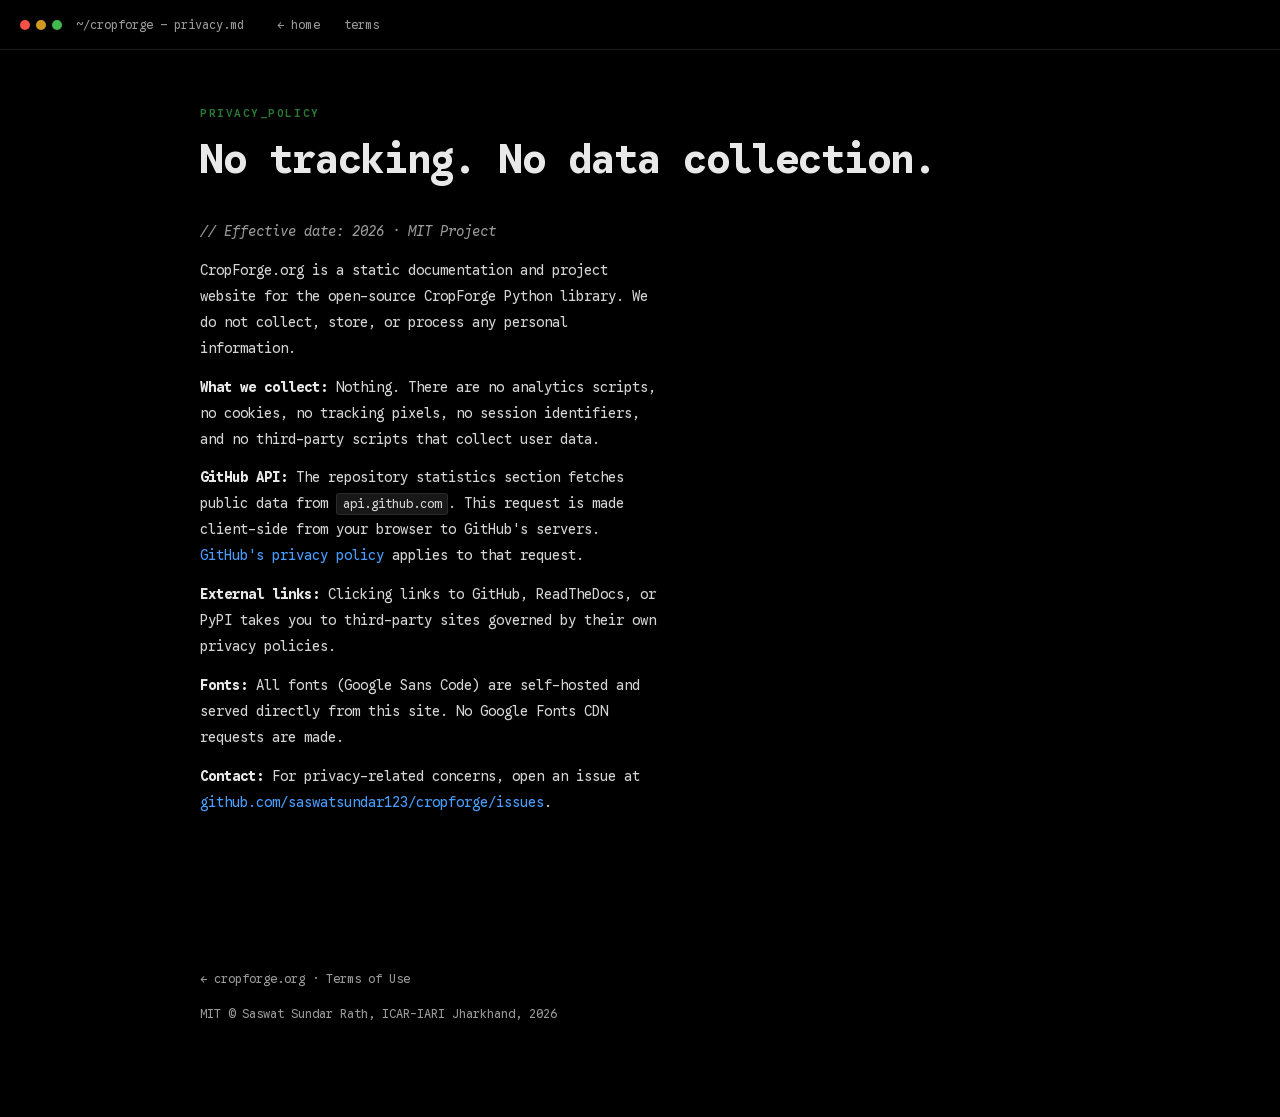
<file: privacy.html>
<!doctype html>
<html lang="en">
<head>
  <!-- Google tag (gtag.js) -->
  <script async src="https://www.googletagmanager.com/gtag/js?id=G-MTQW5E33HN"></script>
  <script>
    window.dataLayer = window.dataLayer || [];
    function gtag(){dataLayer.push(arguments);}
    gtag('js', new Date());
    gtag('config', 'G-MTQW5E33HN');
  </script>
  <meta charset="utf-8">
  <meta name="viewport" content="width=device-width, initial-scale=1">
  <title>Privacy Policy — CropForge</title>
  <meta name="description" content="CropForge.org privacy policy. No tracking. No cookies. No data collection.">
  <link rel="icon" href="CropForge_assets/CropForge_Logo.webp" type="image/webp">
  <link rel="stylesheet" href="style.css">
</head>
<body>

<div class="chrome">
  <span class="dots" aria-hidden="true"><i></i><i></i><i></i></span>
  <span class="file">~/cropforge — privacy.md</span>
  <nav class="chrome-nav">
    <a href="index.html">← home</a>
    <a href="terms.html">terms</a>
  </nav>
</div>

<main style="padding: 54px 0 80px;">
  <div class="wrap">
    <p class="label">privacy_policy</p>
    <h2>No tracking. No data collection.</h2>

    <div class="philosophy">
      <p><span class="cmt">// Effective date: 2026 · MIT Project</span></p>

      <p>CropForge.org is a static documentation and project website for the open-source CropForge Python library. We do not collect, store, or process any personal information.</p>

      <p><strong>What we collect:</strong> Nothing. There are no analytics scripts, no cookies, no tracking pixels, no session identifiers, and no third-party scripts that collect user data.</p>

      <p><strong>GitHub API:</strong> The repository statistics section fetches public data from <code>api.github.com</code>. This request is made client-side from your browser to GitHub's servers. <a href="https://docs.github.com/en/site-policy/privacy-policies/github-privacy-statement" target="_blank" rel="noopener">GitHub's privacy policy</a> applies to that request.</p>

      <p><strong>External links:</strong> Clicking links to GitHub, ReadTheDocs, or PyPI takes you to third-party sites governed by their own privacy policies.</p>

      <p><strong>Fonts:</strong> All fonts (Google Sans Code) are self-hosted and served directly from this site. No Google Fonts CDN requests are made.</p>

      <p><strong>Contact:</strong> For privacy-related concerns, open an issue at <a href="https://github.com/saswatsundar123/cropforge/issues" target="_blank" rel="noopener">github.com/saswatsundar123/cropforge/issues</a>.</p>
    </div>
  </div>
</main>

<footer>
  <div class="wrap">
    <p class="meta"><a href="index.html">← cropforge.org</a> · <a href="terms.html">Terms of Use</a></p>
    <p class="meta">MIT © Saswat Sundar Rath, ICAR-IARI Jharkhand, 2026</p>
  </div>
</footer>

</body>
</html>
</file>
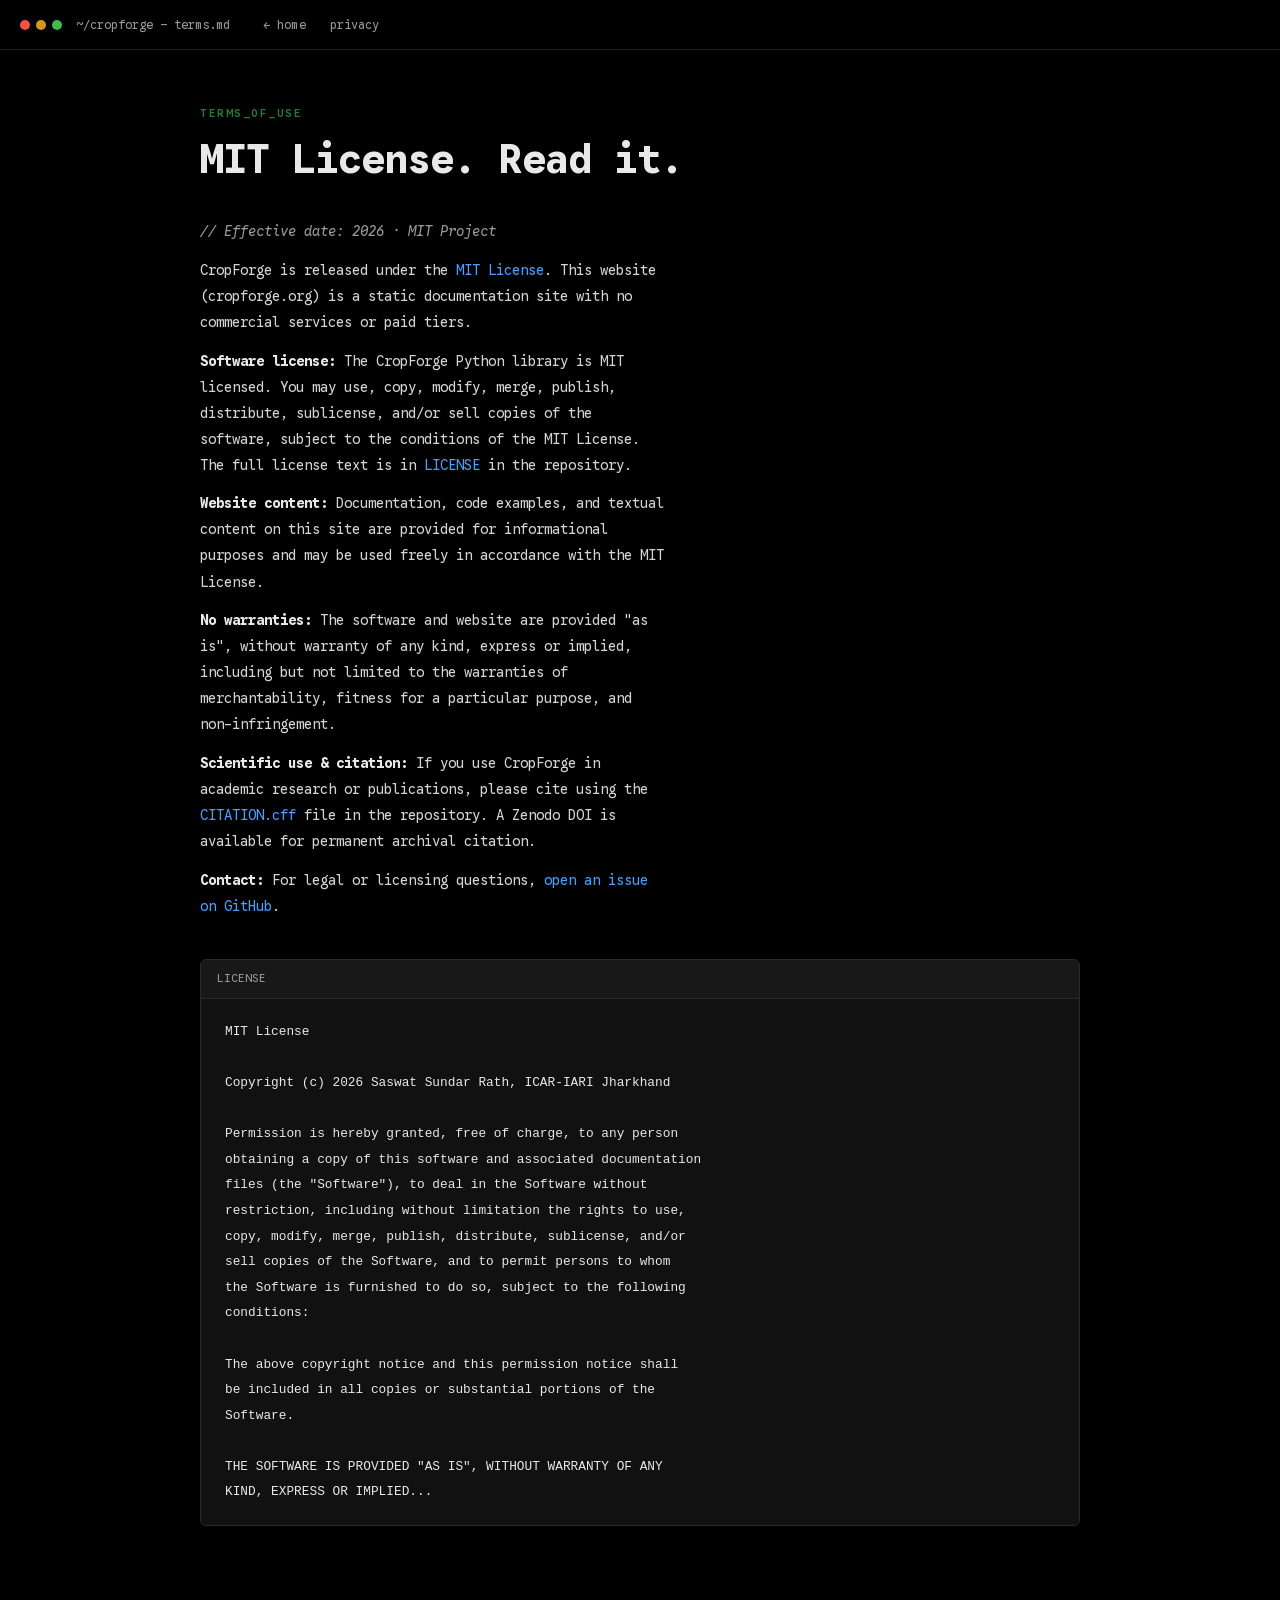
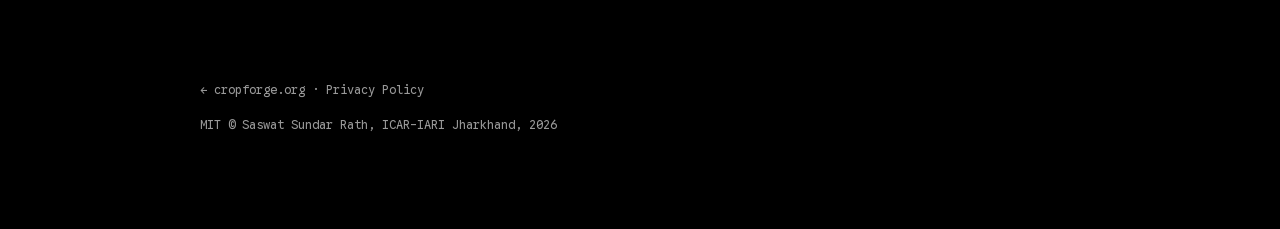
<file: terms.html>
<!doctype html>
<html lang="en">
<head>
  <!-- Google tag (gtag.js) -->
  <script async src="https://www.googletagmanager.com/gtag/js?id=G-MTQW5E33HN"></script>
  <script>
    window.dataLayer = window.dataLayer || [];
    function gtag(){dataLayer.push(arguments);}
    gtag('js', new Date());
    gtag('config', 'G-MTQW5E33HN');
  </script>
  <meta charset="utf-8">
  <meta name="viewport" content="width=device-width, initial-scale=1">
  <title>Terms of Use — CropForge</title>
  <meta name="description" content="CropForge terms of use. MIT Licensed open-source software.">
  <link rel="icon" href="CropForge_assets/CropForge_Logo.webp" type="image/webp">
  <link rel="stylesheet" href="style.css">
</head>
<body>

<div class="chrome">
  <span class="dots" aria-hidden="true"><i></i><i></i><i></i></span>
  <span class="file">~/cropforge — terms.md</span>
  <nav class="chrome-nav">
    <a href="index.html">← home</a>
    <a href="privacy.html">privacy</a>
  </nav>
</div>

<main style="padding: 54px 0 80px;">
  <div class="wrap">
    <p class="label">terms_of_use</p>
    <h2>MIT License. Read it.</h2>

    <div class="philosophy">
      <p><span class="cmt">// Effective date: 2026 · MIT Project</span></p>

      <p>CropForge is released under the <a href="https://opensource.org/licenses/MIT" target="_blank" rel="noopener">MIT License</a>. This website (cropforge.org) is a static documentation site with no commercial services or paid tiers.</p>

      <p><strong>Software license:</strong> The CropForge Python library is MIT licensed. You may use, copy, modify, merge, publish, distribute, sublicense, and/or sell copies of the software, subject to the conditions of the MIT License. The full license text is in <a href="https://github.com/saswatsundar123/cropforge/blob/main/LICENSE" target="_blank" rel="noopener">LICENSE</a> in the repository.</p>

      <p><strong>Website content:</strong> Documentation, code examples, and textual content on this site are provided for informational purposes and may be used freely in accordance with the MIT License.</p>

      <p><strong>No warranties:</strong> The software and website are provided "as is", without warranty of any kind, express or implied, including but not limited to the warranties of merchantability, fitness for a particular purpose, and non-infringement.</p>

      <p><strong>Scientific use &amp; citation:</strong> If you use CropForge in academic research or publications, please cite using the <a href="https://github.com/saswatsundar123/cropforge/blob/main/CITATION.cff" target="_blank" rel="noopener">CITATION.cff</a> file in the repository. A Zenodo DOI is available for permanent archival citation.</p>

      <p><strong>Contact:</strong> For legal or licensing questions, <a href="https://github.com/saswatsundar123/cropforge/issues" target="_blank" rel="noopener">open an issue on GitHub</a>.</p>
    </div>

    <div style="margin-top: 40px;">
      <div class="code-block">
        <div class="bar"><span>LICENSE</span></div>
<pre>MIT License

Copyright (c) 2026 Saswat Sundar Rath, ICAR-IARI Jharkhand

Permission is hereby granted, free of charge, to any person
obtaining a copy of this software and associated documentation
files (the "Software"), to deal in the Software without
restriction, including without limitation the rights to use,
copy, modify, merge, publish, distribute, sublicense, and/or
sell copies of the Software, and to permit persons to whom
the Software is furnished to do so, subject to the following
conditions:

The above copyright notice and this permission notice shall
be included in all copies or substantial portions of the
Software.

THE SOFTWARE IS PROVIDED "AS IS", WITHOUT WARRANTY OF ANY
KIND, EXPRESS OR IMPLIED...</pre>
      </div>
    </div>
  </div>
</main>

<footer>
  <div class="wrap">
    <p class="meta"><a href="index.html">← cropforge.org</a> · <a href="privacy.html">Privacy Policy</a></p>
    <p class="meta">MIT © Saswat Sundar Rath, ICAR-IARI Jharkhand, 2026</p>
  </div>
</footer>

</body>
</html>
</file>
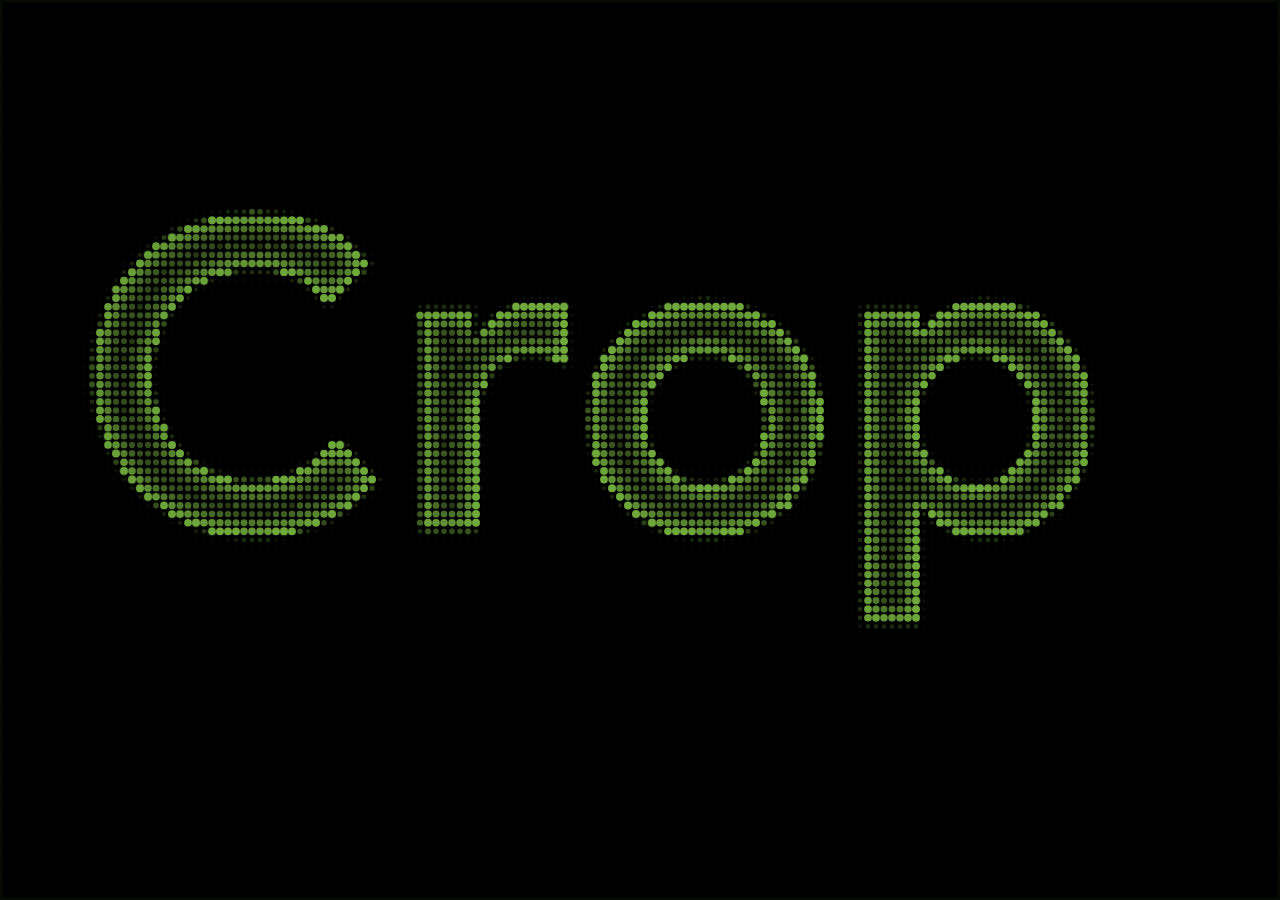
<file: CropForge_assets/Ascii_elements/Crop.html>
<!doctype html>
<html lang="en">
<head>
  <meta charset="utf-8">
  <meta name="viewport" content="width=device-width,initial-scale=1">
  <title>OpenASCII artwork</title>
  <style>
    *{box-sizing:border-box}
    html,body{margin:0;width:100%;height:100%;overflow:hidden;background:#000000}
    canvas{display:block;width:100%;height:100%}
  </style>
</head>
<body>
  <canvas data-openascii aria-label="Interactive ASCII artwork"></canvas>
  <script>
const { AsciiEngine } = (function createOpenAsciiRuntime() {
  const clamp = (n, a = 0, b = 1) => Math.max(a, Math.min(b, n));
  const lerp = (a, b, t) => a + (b - a) * t;
  const TAU = Math.PI * 2;
  const COLOR_MODES = {
    'full-color': ['#f7f0dc', '#030504'],
    'matrix-green': ['#c6ff3d', '#061008'],
    'amber-monitor': ['#ffb000', '#130b02'],
    cyanotype: ['#59ecff', '#020b11'],
    phosphor: ['#c7cf7a', '#080a05'],
    'ice-white': ['#f7fbff', '#020812'],
    duotone: ['#f5f2e8', '#090a0d'],
    'palette-gradient': ['#d8ff57', '#070908'],
    grayscale: ['#f3f3ef', '#080808'],
    custom: ['#d8ff57', '#070908']
  };
  const CHARSETS = {
    detailed: '$@B%8&WM#*oahkbdpqwmZO0QLCJUYXzcvunxrjft/\\|()1{}[]?-_+~<>i!lI;:,\"^. ',
    simple: '@%#*+=-:. ', binary: '10 ', blocks: '█▓▒░ ',
    katakana: 'ｱｲｳｴｵｶｷｸｹｺｻｼｽｾｿﾀﾁﾂﾃﾄﾅﾆﾇﾈﾉﾊﾋﾌﾍﾎﾏﾐﾑﾒﾓ'
  };
  const DEFAULTS = {
    artStyle: 'classic-ascii', font: 'Space Mono', characterSet: 'detailed', customCharacters: '',
    ditherAlgorithm: 'floyd-steinberg', brightness: 50, contrast: 1.35, gamma: 1,
    localContrast: 0.72, edgeEnhance: 0.72, saliencyDetail: 0.68,
    ditherStrength: 0.42, inverseDither: 0, fontSize: 10, characterSpacing: 1.08, opacity: 1,
    densityScale: 1, primitiveShape: 'circle', primitiveThickness: 1, edgeEmphasis: 1,
    toneProfile: 'source', densityProfile: 'continuous', densityThreshold: 0.38, structureMix: 0.28,
    secondaryStyle: 'none', secondaryMix: 0, secondaryRegion: 'detail',
    particleVariation: 0.36, particleJitter: 0.08, particleDepth: 0.72,
    lineSystem: 'flow', lineDirection: 0, lineContour: 0.28, lineLength: 1,
    lineVariation: 0.22, lineSecondary: 0.12,
    quality: 320, vignette: 0.18, borderGlow: 0.22, backgroundStyle: 'solid',
    colorMode: 'matrix-green', foreground: '#36e66a', background: '#020a04', accent: '#d8ff57', colorMix: 0.82,
    colorSaturation: 1, paletteBias: 0, highlightBoost: 0.38, invertColor: false,
    fxPreset: 'noise-field', fxStrength: 0.24, direction: 'down', noiseScale: 58, noiseSpeed: 0.2,
    temporalPersistence: 0, phosphorDecay: 0, ghostStrength: 0, ghostFrames: 0, ghostSpacing: 3, noiseOpacity: 0.04, glowStrength: 0.18,
    mouseMode: 'attract', hoverStrength: 13, areaSize: 180, spread: 1.25,
    springStrength: 32, damping: 9.5, particleDrag: 0.94,
    clickSensitivity: 1, clickReturn: 0.34, clickDamping: 0.58, seed: 1337
  };
  const BAYER_4 = [0,8,2,10,12,4,14,6,3,11,1,9,15,7,13,5];
  const BRAILLE_BITS = [[0,0,1],[0,1,2],[0,2,4],[1,0,8],[1,1,16],[1,2,32],[0,3,64],[1,3,128]];

  function hash(n) { const x = Math.sin(n * 127.1 + 311.7) * 43758.5453123; return x - Math.floor(x); }
  function smoothNoise(x, y, seed = 0) {
    const xi=Math.floor(x), yi=Math.floor(y), xf=x-xi, yf=y-yi;
    const u=xf*xf*(3-2*xf), v=yf*yf*(3-2*yf);
    const a=hash(xi*157+yi*313+seed), b=hash((xi+1)*157+yi*313+seed);
    const c=hash(xi*157+(yi+1)*313+seed), d=hash((xi+1)*157+(yi+1)*313+seed);
    return lerp(lerp(a,b,u),lerp(c,d,u),v)*2-1;
  }
  function luminance(r,g,b) {
    const linear = v => { v/=255; return v<=.04045?v/12.92:Math.pow((v+.055)/1.055,2.4); };
    return clamp(Math.pow(.2126*linear(r)+.7152*linear(g)+.0722*linear(b),1/2.2));
  }
  function hexRgb(hex){const clean=String(hex||'#ffffff').replace('#','');const full=clean.length===3?clean.split('').map(c=>c+c).join(''):clean;const n=parseInt(full,16);return Number.isFinite(n)?[(n>>16)&255,(n>>8)&255,n&255]:[255,255,255];}
  function mixRgb(a,b,t){t=clamp(t);return [Math.round(lerp(a[0],b[0],t)),Math.round(lerp(a[1],b[1],t)),Math.round(lerp(a[2],b[2],t))];}
  function saturateRgb(rgb,amount=1){const y=rgb[0]*.2126+rgb[1]*.7152+rgb[2]*.0722;return rgb.map(channel=>Math.round(clamp(y+(channel-y)*amount,0,255)));}
  function rampRgb(stops,t){t=clamp(t);const scaled=t*(stops.length-1),index=Math.min(stops.length-2,Math.floor(scaled));return mixRgb(stops[index],stops[index+1],scaled-index);}
  function rgbCss(rgb,alpha=1){return `rgba(${rgb[0]},${rgb[1]},${rgb[2]},${alpha})`;}
  function makeIntegral(values,w,h) {
    const out=new Float64Array((w+1)*(h+1));
    for(let y=1;y<=h;y++){let row=0;for(let x=1;x<=w;x++){row+=values[(y-1)*w+x-1];out[y*(w+1)+x]=out[(y-1)*(w+1)+x]+row;}}
    return out;
  }
  function areaSum(integral,w,x0,y0,x1,y1) {
    const stride=w+1; return integral[y1*stride+x1]-integral[y0*stride+x1]-integral[y1*stride+x0]+integral[y0*stride+x0];
  }
  function cropRect(image, targetRatio) {
    const ratio=image.width/image.height; let sx=0,sy=0,sw=image.width,sh=image.height;
    if(ratio>targetRatio){sw=sh*targetRatio;sx=(image.width-sw)/2;}else{sh=sw/targetRatio;sy=(image.height-sh)/2;}
    return {sx,sy,sw,sh};
  }
  function ditherCells(values, frame, algorithm, strength) {
    const out=new Float32Array(values), {cols,rows,edge,saliency}=frame;
    if(algorithm==='none'||strength<=0)return out;
    if(algorithm==='ordered'||algorithm==='bayer'){
      for(let y=0;y<rows;y++)for(let x=0;x<cols;x++){const i=y*cols+x, adaptive=strength*(1-edge[i]*.62);out[i]=clamp(out[i]+((BAYER_4[(y%4)*4+x%4]/15)-.5)*.34*adaptive);}
      return out;
    }
    if(algorithm==='blue-noise'){
      for(let y=0;y<rows;y++)for(let x=0;x<cols;x++){const i=y*cols+x;out[i]=clamp(out[i]+smoothNoise(x*1.73,y*1.73,71)*.22*strength*(1-edge[i]*.7));}
      return out;
    }
    const matrix=algorithm==='atkinson'
      ? [[1,0,1/8],[2,0,1/8],[-1,1,1/8],[0,1,1/8],[1,1,1/8],[0,2,1/8]]
      : [[1,0,7/16],[-1,1,3/16],[0,1,5/16],[1,1,1/16]];
    for(let y=0;y<rows;y++)for(let x=0;x<cols;x++){
      const i=y*cols+x, threshold=.5+(hash(i*19+23)-.5)*.04, quant=out[i]<threshold?0:1;
      const error=(out[i]-quant)*strength*(1-edge[i]*.76)*(1-saliency[i]*.18);out[i]=lerp(out[i],quant,strength*.72);
      for(const [dx,dy,f] of matrix){const nx=x+dx,ny=y+dy;if(nx>=0&&nx<cols&&ny>=0&&ny<rows)out[ny*cols+nx]=clamp(out[ny*cols+nx]+error*f);}
    }
    return out;
  }

  class FrameProcessor {
    build(image, width, height, dpr, config) {
      const density=Math.max(.55,config.densityScale||1),cellPx=Math.max(2*dpr,config.fontSize*config.characterSpacing*dpr*.62/density);
      const cols=Math.max(12,Math.min(config.quality,Math.floor(width/cellPx)));
      const cellW=width/cols, cellH=cellW*(config.artStyle==='braille'?1.62:1.08);
      const rows=Math.max(8,Math.ceil(height/cellH)), scale=4;
      const aw=cols*scale, ah=rows*scale, canvas=document.createElement('canvas');canvas.width=aw;canvas.height=ah;
      const ctx=canvas.getContext('2d',{willReadFrequently:true}), crop=cropRect(image,width/height);
      ctx.imageSmoothingEnabled=true;ctx.imageSmoothingQuality='high';ctx.drawImage(image,crop.sx,crop.sy,crop.sw,crop.sh,0,0,aw,ah);
      const pixels=ctx.getImageData(0,0,aw,ah).data, raw=new Float32Array(aw*ah), rr=new Float32Array(aw*ah),gg=new Float32Array(aw*ah),bb=new Float32Array(aw*ah);
      const gamma=Math.max(.2,config.gamma||1), bright=(config.brightness-50)/100;
      for(let i=0;i<raw.length;i++){rr[i]=pixels[i*4]/255;gg[i]=pixels[i*4+1]/255;bb[i]=pixels[i*4+2]/255;let v=Math.pow(luminance(pixels[i*4],pixels[i*4+1],pixels[i*4+2]),gamma);v=(v-.5)*config.contrast+.5+bright;raw[i]=clamp(v);}
      const rawIntegral=makeIntegral(raw,aw,ah), enhanced=new Float32Array(raw.length),localDeviationPx=new Float32Array(raw.length),radius=scale*2;
      for(let y=0;y<ah;y++)for(let x=0;x<aw;x++){const x0=Math.max(0,x-radius),y0=Math.max(0,y-radius),x1=Math.min(aw,x+radius+1),y1=Math.min(ah,y+radius+1),index=y*aw+x;const local=areaSum(rawIntegral,aw,x0,y0,x1,y1)/((x1-x0)*(y1-y0));localDeviationPx[index]=Math.abs(raw[index]-local);enhanced[index]=clamp(raw[index]+(raw[index]-local)*config.localContrast);}
      const gx=new Float32Array(raw.length),gy=new Float32Array(raw.length),edgePx=new Float32Array(raw.length);
      for(let y=1;y<ah-1;y++)for(let x=1;x<aw-1;x++){const i=y*aw+x,a=enhanced;const dx=3*(a[i-aw+1]-a[i-aw-1])+10*(a[i+1]-a[i-1])+3*(a[i+aw+1]-a[i+aw-1]);const dy=3*(a[i+aw-1]-a[i-aw-1])+10*(a[i+aw]-a[i-aw])+3*(a[i+aw+1]-a[i-aw+1]);gx[i]=dx/16;gy[i]=dy/16;edgePx[i]=clamp(Math.hypot(dx,dy)/5);}
      const lumI=makeIntegral(enhanced,aw,ah),sourceLumI=makeIntegral(raw,aw,ah),sqI=makeIntegral(Float32Array.from(enhanced,v=>v*v),aw,ah),edgeI=makeIntegral(edgePx,aw,ah),localI=makeIntegral(localDeviationPx,aw,ah),rI=makeIntegral(rr,aw,ah),gI=makeIntegral(gg,aw,ah),bI=makeIntegral(bb,aw,ah),gxI=makeIntegral(gx,aw,ah),gyI=makeIntegral(gy,aw,ah);
      const count=cols*rows,value=new Float32Array(count),luminanceValue=new Float32Array(count),variance=new Float32Array(count),localContrastValue=new Float32Array(count),edge=new Float32Array(count),saliency=new Float32Array(count),detailScore=new Float32Array(count),gradientX=new Float32Array(count),gradientY=new Float32Array(count),gradientMagnitude=new Float32Array(count),gradientDirection=new Float32Array(count),red=new Float32Array(count),green=new Float32Array(count),blue=new Float32Array(count),braille=new Uint16Array(count);
      for(let cy=0;cy<rows;cy++)for(let cx=0;cx<cols;cx++){
        const i=cy*cols+cx,x0=cx*scale,y0=cy*scale,x1=Math.min(aw,x0+scale),y1=Math.min(ah,y0+scale),n=(x1-x0)*(y1-y0);
        const mean=areaSum(lumI,aw,x0,y0,x1,y1)/n, varianceValue=Math.sqrt(Math.max(0,areaSum(sqI,aw,x0,y0,x1,y1)/n-mean*mean));
        const e=areaSum(edgeI,aw,x0,y0,x1,y1)/n,local=areaSum(localI,aw,x0,y0,x1,y1)/n,gxx=areaSum(gxI,aw,x0,y0,x1,y1)/n,gyy=areaSum(gyI,aw,x0,y0,x1,y1)/n,gradient=Math.hypot(gxx,gyy);luminanceValue[i]=areaSum(sourceLumI,aw,x0,y0,x1,y1)/n;value[i]=clamp(mean+(mean-.5)*varianceValue*.42+e*config.edgeEnhance*(mean>=.5?1:-1)*.14);variance[i]=varianceValue;localContrastValue[i]=local;edge[i]=e;saliency[i]=clamp(e*.62+varianceValue*1.55+local*1.35);detailScore[i]=clamp(e*.48+varianceValue*1.8+local*1.7+gradient*.35);gradientX[i]=gxx;gradientY[i]=gyy;gradientMagnitude[i]=gradient;gradientDirection[i]=Math.atan2(gyy,gxx);red[i]=areaSum(rI,aw,x0,y0,x1,y1)/n;green[i]=areaSum(gI,aw,x0,y0,x1,y1)/n;blue[i]=areaSum(bI,aw,x0,y0,x1,y1)/n;
        let bits=0;for(const [bx,by,bit] of BRAILLE_BITS){const px=clamp(Math.floor(x0+(bx+.5)*(scale/2)),0,aw-1),py=clamp(Math.floor(y0+(by+.5)*(scale/4)),0,ah-1),sample=enhanced[py*aw+px],threshold=.42+(BAYER_4[(by%4)*4+(bx%4)]/15-.5)*.18;if(sample>threshold)bits|=bit;}braille[i]=bits;
      }
      const frame={cols,rows,count,cellW,cellH,value,brightness:value,luminance:luminanceValue,variance,localContrast:localContrastValue,edge,saliency,detailScore,gradientX,gradientY,gradientMagnitude,gradientDirection,red,green,blue,averageColor:{red,green,blue},braille,analysis:Object.freeze({width:aw,height:ah,scale})};
      frame.dithered=ditherCells(value,frame,config.ditherAlgorithm,config.ditherStrength);
      return frame;
    }
  }

  const glyphCache=new Map();
  class GlyphAtlas {
    constructor(font,chars,size,spacing){this.font=font;this.chars=[...new Set(chars.split(''))];this.size=size;this.spacing=spacing;this.glyphs=this.analyze();}
    analyze(){
      const key=`${this.font}|${this.size}|${this.spacing}|${this.chars.join('')}`;if(glyphCache.has(key))return glyphCache.get(key);
      const side=40,canvas=document.createElement('canvas');canvas.width=side;canvas.height=side;const ctx=canvas.getContext('2d',{willReadFrequently:true});const glyphs=[];
      for(const char of this.chars){ctx.clearRect(0,0,side,side);ctx.fillStyle='#fff';ctx.font=`${Math.max(8,side*.72)}px "${this.font}", monospace`;ctx.textAlign='center';ctx.textBaseline='middle';ctx.fillText(char,side/2,side/2+1);const data=ctx.getImageData(0,0,side,side).data;let coverage=0,horizontal=0,vertical=0,complexity=0,entropy=0,symmetryError=0,cx=0,cy=0;
        for(let y=1;y<side-1;y++)for(let x=1;x<side-1;x++){const i=(y*side+x)*4,a=data[i+3]/255,mirror=data[(y*side+(side-1-x))*4+3]/255;coverage+=a;cx+=x*a;cy+=y*a;symmetryError+=Math.abs(a-mirror);if(a>0&&a<1)entropy+=-a*Math.log2(a)-(1-a)*Math.log2(1-a);const dx=Math.abs(data[i+7]-data[i-1])/255,dy=Math.abs(data[i+side*4+3]-data[i-side*4+3])/255;vertical+=dx;horizontal+=dy;complexity+=Math.hypot(dx,dy);}
        const norm=side*side;glyphs.push({char,coverage:coverage/norm,horizontal:horizontal/norm,vertical:vertical/norm,complexity:complexity/norm,entropy:entropy/norm,symmetry:1-symmetryError/norm,edgeResponse:complexity/norm,cx:coverage?cx/coverage/side:.5,cy:coverage?cy/coverage/side:.5});
      }
      const normalize=key=>{let min=Infinity,max=-Infinity;for(const g of glyphs){min=Math.min(min,g[key]);max=Math.max(max,g[key]);}for(const g of glyphs)g[key]=(g[key]-min)/(max-min||1);};['coverage','horizontal','vertical','complexity','entropy','symmetry','edgeResponse'].forEach(normalize);glyphCache.set(key,glyphs);return glyphs;
    }
    select(frame,index,inverted=false){
      const tone=inverted?1-frame.dithered[index]:frame.dithered[index],gx=Math.abs(frame.gradientX[index]),gy=Math.abs(frame.gradientY[index]),sum=gx+gy+.0001,targetV=gx/sum,targetH=gy/sum,targetC=clamp(frame.saliency[index]*1.25);let best=this.glyphs[0],score=Infinity;
      for(const glyph of this.glyphs){const coverage=Math.abs(glyph.coverage-tone)*3.25,h=Math.abs(glyph.horizontal-targetH)*targetC*.58,v=Math.abs(glyph.vertical-targetV)*targetC*.58,c=Math.abs(glyph.complexity-targetC)*.44,entropy=Math.abs(glyph.entropy-frame.variance[index]*4)*.12,edgeResponse=Math.abs(glyph.edgeResponse-frame.edge[index])*.18,centroid=(Math.abs(glyph.cx-.5)+Math.abs(glyph.cy-.5))*.08;const s=coverage+h+v+c+entropy+edgeResponse+centroid;if(s<score){score=s;best=glyph;}}
      return best.char;
    }
  }

  class PhysicsField {
    constructor(frame){this.reset(frame);}
    reset(frame){const n=frame.count;this.n=n;this.x=new Float32Array(n);this.y=new Float32Array(n);this.vx=new Float32Array(n);this.vy=new Float32Array(n);this.rx=new Float32Array(n);this.ry=new Float32Array(n);this.mass=new Float32Array(n);this.clickEnergy=0;for(let i=0;i<n;i++){const col=i%frame.cols,row=(i/frame.cols)|0,structure=frame.saliency?.[i]||0;this.x[i]=this.rx[i]=(col+.5)*frame.cellW;this.y[i]=this.ry[i]=(row+.5)*frame.cellH;this.mass[i]=.7+hash(i*13)*.42+structure*.58;}}
    update(dt,pointer,config,frame,time){
      dt=Math.min(dt,.034);const radius=config.areaSize,forceScale=config.hoverStrength*72,pressure=clamp(pointer.pressure||.5,.25,1),burst=pointer.burst||0,clickForce=burst*(1.2+pressure*.8);if(pointer.down||burst>.01)this.clickEnergy=1;else this.clickEnergy*=Math.exp(-dt*.56);if(pointer.burst){pointer.burst*=Math.exp(-dt*10);if(pointer.burst<.002)pointer.burst=0;}const springScale=lerp(1,clamp(config.clickReturn,.08,1),this.clickEnergy),dampingScale=lerp(1,clamp(config.clickDamping,.15,1),this.clickEnergy),diag=Math.hypot(frame.cols*frame.cellW,frame.rows*frame.cellH)||1,maxVelocity=diag*1.15;
      for(let i=0;i<this.n;i++){let ax=(this.rx[i]-this.x[i])*config.springStrength*springScale,ay=(this.ry[i]-this.y[i])*config.springStrength*springScale;
        if(pointer.active&&radius>0){const dx=pointer.x-this.x[i],dy=pointer.y-this.y[i],dist=Math.hypot(dx,dy)||1;if(dist<radius){const fall=Math.pow(1-dist/radius,config.spread),sign=config.mouseMode==='push'?-1:1,force=forceScale*fall*sign/this.mass[i];if(config.mouseMode==='swirl'||config.mouseMode==='vortex'){ax+=-dy/dist*force;ay+=dx/dist*force;}else if(config.mouseMode==='ripple'){const wave=Math.sin(dist*.08-time*.012);ax+=dx/dist*force*wave;ay+=dy/dist*force*wave;}else{ax+=dx/dist*force;ay+=dy/dist*force;}}}
        if(clickForce>0){let dx=this.x[i]-pointer.downX,dy=this.y[i]-pointer.downY,dist=Math.hypot(dx,dy);if(dist<1){const angle=hash(i*31)*TAU;dx=Math.cos(angle);dy=Math.sin(angle);dist=1;}const fall=.28+.72*Math.pow(1-clamp(dist/diag),.65),impulse=clickForce*clamp(config.clickSensitivity,0,3)*2600*fall/this.mass[i];ax+=dx/dist*impulse;ay+=dy/dist*impulse;}
        if(config.fxPreset==='noise-field'||config.artStyle==='particles'){const ns=Math.max(8,config.noiseScale),t=time*.00006*config.noiseSpeed,nx=this.rx[i]/ns,ny=this.ry[i]/ns,e=.18,n0=smoothNoise(nx+t,ny,config.seed),curlX=(smoothNoise(nx+t,ny+e,config.seed)-smoothNoise(nx+t,ny-e,config.seed))/(2*e),curlY=-(smoothNoise(nx+e+t,ny,config.seed)-smoothNoise(nx-e+t,ny,config.seed))/(2*e);ax+=(n0*.35+curlX*.65)*config.fxStrength*42;ay+=(smoothNoise(nx,ny+t,config.seed+91)*.35+curlY*.65)*config.fxStrength*42;}
        this.vx[i]=(this.vx[i]+ax*dt)*Math.exp(-config.damping*dampingScale*dt);this.vy[i]=(this.vy[i]+ay*dt)*Math.exp(-config.damping*dampingScale*dt);const speed=Math.hypot(this.vx[i],this.vy[i]);if(speed>maxVelocity){this.vx[i]*=maxVelocity/speed;this.vy[i]*=maxVelocity/speed;}this.x[i]+=this.vx[i]*dt;this.y[i]+=this.vy[i]*dt;
      }
    }
  }

  class StyleInterpreter {
    sample(frame,index,tone,detail,config){
      const edge=frame.edge[index]||0,local=frame.localContrast[index]||0,variance=frame.variance[index]||0,saliency=frame.saliency[index]||0,gradient=frame.gradientMagnitude[index]||0;
      const structure=clamp(edge*.46+local*.58+variance*1.08+saliency*.2+detail*.3+gradient*.08);
      const value=clamp(tone+structure*(tone>=.5?.075:-.018));
      const scale=clamp(.07+Math.pow(value,.76)*.82+structure*.18,.06,1.12);
      const alpha=clamp(.025+value*.84+structure*.2)*(config.opacity??1);
      const direction=frame.gradientDirection[index]||0;
      return {value,structure,scale,alpha,edge,local,variance,saliency,gradient,direction,tangent:direction+Math.PI/2,band:clamp(Math.floor(value*5),0,4)};
    }
  }

  class CompositionInterpreter {
    sample(frame,index,style,config){
      const edge=frame.edge[index]||0,local=frame.localContrast[index]||0,variance=frame.variance[index]||0,saliency=frame.saliency[index]||0,gradient=frame.gradientMagnitude[index]||0,structure=clamp(edge*.42+local*.28+variance*.18+saliency*.12),mix=clamp(config.structureMix??.28);
      let tone=style.value;
      if(config.toneProfile==='inverse')tone=1-tone;
      else if(config.toneProfile==='edge')tone=clamp(.18+structure*.7+gradient*.22);
      else if(config.toneProfile==='duotone')tone=tone<.5?clamp(tone*.42):clamp(.58+(tone-.5)*.84);
      tone=clamp(lerp(tone,clamp(tone*.64+structure*.72),mix));
      let presence=1;
      const threshold=clamp(config.densityThreshold??.38);
      if(config.densityProfile==='threshold')presence=tone>=threshold?.35+clamp((tone-threshold)/Math.max(.08,1-threshold))*.65:0;
      else if(config.densityProfile==='bands')presence=clamp(Math.floor(tone*5)/4);
      else if(config.densityProfile==='structure')presence=clamp(structure*.82+tone*.34);
      const region=config.secondaryRegion==='edge'?edge:config.secondaryRegion==='highlight'?tone:config.secondaryRegion==='shadow'?1-tone:clamp(variance*.42+local*.3+saliency*.28);
      const secondaryWeight=config.secondaryStyle&&config.secondaryStyle!=='none'?clamp(config.secondaryMix??0)*Math.pow(clamp(region),.72)*presence:0;
      const primaryWeight=clamp(presence*(1-secondaryWeight*.34));
      return {
        tone,presence,primaryWeight,secondaryWeight,
        scale:clamp(style.scale*(.32+presence*.82)*(config.densityProfile==='structure'?.84+structure*.34:1),.02,1.3),
        alpha:clamp((.06+tone*.82+structure*.42)*Math.pow(presence,.55))*(config.opacity??1),
        angle:(style.direction||0)+(hash(index*157+(config.seed||0))-.5)*gradient*.16
      };
    }
  }

  class GlyphRenderer { draw(ctx,s){ctx.fillText(s.f.glyphs[s.i],s.x,s.y);} }
  class ParticleRenderer {
    drawPrimitive(ctx,shape,x,y,size,angle,aspect=1){if(shape==='square'){ctx.fillRect(x-size,y-size*aspect,size*2,size*2*aspect);}else if(shape==='ring'){ctx.beginPath();ctx.arc(x,y,size,0,TAU);ctx.stroke();}else if(shape==='slash'){const dx=Math.cos(angle)*size,dy=Math.sin(angle)*size;ctx.beginPath();ctx.moveTo(x-dx,y-dy);ctx.lineTo(x+dx,y+dy);ctx.stroke();}else if(shape==='diamond'){ctx.save();ctx.translate(x,y);ctx.rotate(Math.PI/4);ctx.fillRect(-size*.76,-size*.76,size*1.52,size*1.52);ctx.restore();}else{ctx.beginPath();ctx.arc(x,y,size,0,TAU);ctx.fill();}}
    draw(ctx,s){const c=s.c,f=s.f,i=s.i,variation=clamp(c.particleVariation),depth=clamp(c.particleDepth),jitter=clamp(c.particleJitter,0,.5),motif=hash(i*43+c.seed),scaleNoise=lerp(.78,1.24,hash(i*71+c.seed*3)),structure=clamp(s.tone*.72+s.detail*.2+f.localContrast[i]*.82+f.edge[i]*.1),size=Math.max(.32,f.cellW*(.028+Math.pow(structure,.72)*.43)*lerp(1,scaleNoise,depth)),jx=(hash(i*97+c.seed)-.5)*f.cellW*jitter,jy=(hash(i*113+c.seed)-.5)*f.cellH*jitter,x=s.x+jx,y=s.y+jy,angle=f.gradientDirection[i]+Math.PI/2,aspect=lerp(.72,1.3,hash(i*59+c.seed));let shape=c.primitiveShape||'circle';if(motif<variation){const selector=motif/Math.max(variation,.0001);shape=selector<.24?'ring':selector<.5?'circle':selector<.74?'slash':'diamond';}ctx.lineWidth=Math.max(.5,f.cellW*(.055+s.detail*.04)*c.primitiveThickness);this.drawPrimitive(ctx,shape,x,y,size,angle,aspect);if(s.detail>.66&&structure>.18&&hash(i*29+c.seed)<variation*.72){ctx.globalAlpha=s.alpha*(.18+s.detail*.18);const satellite=Math.max(.24,size*(.2+s.detail*.16)),offset=f.cellW*(.15+s.detail*.08);this.drawPrimitive(ctx,'circle',x+Math.cos(angle)*offset,y+Math.sin(angle)*offset,satellite,angle,1);}}
  }
  class LineRenderer {
    blendAngle(a,b,t){const x=Math.cos(a*2)*(1-t)+Math.cos(b*2)*t,y=Math.sin(a*2)*(1-t)+Math.sin(b*2)*t;return Math.atan2(y,x)*.5;}
    geometry(s){const c=s.c,f=s.f,i=s.i,edge=f.edge[i]||0,local=f.localContrast[i]||0,saliency=f.saliency[i]||0,variation=clamp(c.lineVariation??.22),baseAngle=(c.lineDirection??0)*Math.PI/180,tangent=(f.gradientDirection[i]||0)+Math.PI/2,contourMix=c.lineSystem==='contour'?1:c.lineSystem==='scan'?clamp(c.lineContour??.28)*.16:clamp(c.lineContour??.28),angle=this.blendAngle(baseAngle,tangent,contourMix)+(hash(i*73+c.seed)-.5)*variation*.18,structure=clamp(edge*.62+local*.34+saliency*.2+s.detail*.26),lengthScale=clamp(.1+Math.pow(s.tone,.78)*.82+structure*.2,.08,1.12),len=f.cellW*clamp(c.lineLength??1,.35,1.65)*lengthScale,normalX=-Math.sin(angle),normalY=Math.cos(angle),drift=(hash(i*97+c.seed*3)-.5)*f.cellH*variation*.18,bend=(hash(i*131+c.seed*5)-.5)*f.cellH*variation*(.18+s.detail*.22),x=s.x+normalX*drift,y=s.y+normalY*drift,width=Math.max(.42,f.cellW*(.038+s.tone*.066+structure*.026)*(c.primitiveThickness??1));return {angle,len,bend,x,y,width,structure};}
    stroke(ctx,x,y,angle,len,bend){const dx=Math.cos(angle)*len*.5,dy=Math.sin(angle)*len*.5,px=-Math.sin(angle),py=Math.cos(angle);ctx.beginPath();ctx.moveTo(x-dx,y-dy);ctx.quadraticCurveTo(x+px*bend,y+py*bend,x+dx,y+dy);ctx.stroke();}
    draw(ctx,s){const g=this.geometry(s);ctx.lineWidth=g.width;this.stroke(ctx,g.x,g.y,g.angle,g.len,g.bend);const secondary=clamp(s.c.lineSecondary??.12),threshold=secondary*(.18+s.detail*.62+g.structure*.28);if(hash(s.i*179+s.c.seed*7)<threshold){const crossAngle=g.angle+Math.PI/2,offset=(hash(s.i*211+s.c.seed)-.5)*s.f.cellW*.12;ctx.globalAlpha=s.alpha*(.18+s.detail*.3);ctx.lineWidth=Math.max(.38,g.width*.62);this.stroke(ctx,g.x+Math.cos(g.angle)*offset,g.y+Math.sin(g.angle)*offset,crossAngle,g.len*(.3+s.detail*.3),-g.bend*.48);ctx.globalAlpha=s.alpha;}}
  }
  class BrailleRenderer {
    draw(ctx,s){let bits=s.inverted?(~s.f.braille[s.i]&255):s.f.braille[s.i];if(bits===0&&s.style.edge>.58&&s.style.value>.08)bits=1<<Math.floor(hash(s.i*43+s.c.seed)*8);ctx.fillText(String.fromCharCode(0x2800+bits),s.x,s.y);}
  }
  class HalftoneRenderer {
    draw(ctx,s){const radius=Math.max(.32,s.f.cellW*(.035+Math.sqrt(s.style.scale)*.42));ctx.beginPath();ctx.arc(s.x,s.y,radius,0,TAU);ctx.fill();if(s.style.structure>.64&&s.style.value>.2&&hash(s.i*61+s.c.seed)<s.style.structure*.34){ctx.globalAlpha=s.alpha*(.16+s.style.structure*.18);ctx.lineWidth=Math.max(.38,radius*.16);ctx.beginPath();ctx.arc(s.x,s.y,radius*1.18,0,TAU);ctx.stroke();ctx.globalAlpha=s.alpha;}}
  }
  class DotCrossRenderer {
    draw(ctx,s){const size=s.f.cellW*(.07+s.style.scale*.3),weight=Math.max(.48,s.f.cellW*(.045+s.style.structure*.05)*(s.c.primitiveThickness??1));ctx.lineWidth=weight;ctx.beginPath();if(s.style.value<.2){ctx.arc(s.x,s.y,Math.max(.28,size*.24),0,TAU);ctx.fill();return;}if(s.style.value<.46){ctx.moveTo(s.x-size,s.y);ctx.lineTo(s.x+size,s.y);ctx.moveTo(s.x,s.y-size);ctx.lineTo(s.x,s.y+size);ctx.stroke();return;}if(s.style.value<.76){ctx.arc(s.x,s.y,size*.72,0,TAU);ctx.stroke();return;}ctx.moveTo(s.x-size,s.y-size);ctx.lineTo(s.x+size,s.y+size);ctx.moveTo(s.x+size,s.y-size);ctx.lineTo(s.x-size,s.y+size);ctx.stroke();}
  }
  class RetroRenderer {
    draw(ctx,s){const glyph=[' ','░','▒','▓','█'][s.style.band];ctx.fillText(glyph,s.x,s.y);if(s.style.structure>.72&&s.style.band>1){ctx.globalAlpha=s.alpha*.2;ctx.fillRect(s.x-s.f.cellW*.38,s.y+s.f.cellH*.29,s.f.cellW*.76,Math.max(.35,s.f.cellH*.045));ctx.globalAlpha=s.alpha;}}
  }
  class TerminalRenderer {
    draw(ctx,s){const phase=Math.floor(s.time*.0035),column=s.i%s.f.cols,row=(s.i/s.f.cols)|0,pulse=hash(column*71+phase*13+s.c.seed),binary=hash(s.i*47+phase+s.c.seed)>.5?'1':'0',hex='0123456789ABCDEF'[Math.floor(hash(s.i*89+phase*.2+s.c.seed)*16)],char=s.style.structure>.68&&pulse>.62?hex:binary;ctx.globalAlpha=s.alpha*lerp(.72,1,pulse);ctx.fillText(char,s.x,s.y);ctx.globalAlpha=s.alpha;}
  }
  class ClaudeRenderer {
    draw(ctx,s){const gx=s.f.gradientX[s.i]||0,gy=s.f.gradientY[s.i]||0,ratio=Math.abs(gx)/(Math.abs(gx)+Math.abs(gy)+.0001),diagonal=gx*gy,tonal=['.',';',':','+','*','#'][clamp(Math.floor(s.style.value*6),0,5)],structural=ratio>.68?'|':ratio<.32?'_':diagonal<0?'/':'\\',char=s.style.structure>.48?structural:tonal;ctx.fillText(char,s.x,s.y);}
  }
  const RENDERERS={
    'classic-ascii':new GlyphRenderer(),particles:new ParticleRenderer(),line:new LineRenderer(),braille:new BrailleRenderer(),
    halftone:new HalftoneRenderer(),'dot-cross':new DotCrossRenderer(),'retro-art':new RetroRenderer(),terminal:new TerminalRenderer(),'claude-code':new ClaudeRenderer()
  };

  class ColorEngine {
    constructor(config,frame){this.update(config,frame);}
    update(config,frame){this.config=config;this.frame=frame;}
    palette(){const c=this.config,fallback=COLOR_MODES[c.colorMode]||COLOR_MODES.grayscale;let pair=[c.foreground||fallback[0],c.background||fallback[1]];if(c.invertColor)pair=[pair[1],pair[0]];return pair;}
    colorAt(i,tone,detail,alpha=1){const c=this.config,f=this.frame,[fgHex,bgHex]=this.palette(),fg=hexRgb(fgHex),bg=hexRgb(bgHex),accent=hexRgb(c.accent||fgHex),bias=clamp(c.paletteBias??0,-1,1),biased=Math.pow(clamp(tone*.88+detail*.12),Math.pow(2,-bias)),shadow=mixRgb(bg,fg,.16),mid=mixRgb(bg,fg,.52),highlight=mixRgb(fg,accent,clamp((detail-.34)*(c.highlightBoost??.38)*2.2)),palette=saturateRgb(rampRgb([shadow,mid,fg,highlight],biased),c.colorSaturation??1),mix=clamp(c.colorMix??.82);if(c.colorMode==='full-color'){const sampled=saturateRgb([Math.round(f.red[i]*255),Math.round(f.green[i]*255),Math.round(f.blue[i]*255)],c.colorSaturation??1),lit=mixRgb(bg,sampled,.16+biased*.84),colored=mixRgb(palette,lit,mix),spark=mixRgb(colored,accent,clamp((detail-.72)*(c.highlightBoost??.38)));return rgbCss(spark,alpha);}const graded=mixRgb(fg,palette,mix);return rgbCss(graded,alpha);}
  }

  class TemporalCompositor {
    constructor(){this.history=null;this.ghosts=[];this.historyReady=false;this.ghostCount=0;this.frameCounter=0;this.width=0;this.height=0;}
    canvas(width,height){const canvas=document.createElement('canvas');canvas.width=width;canvas.height=height;return canvas;}
    resize(width,height){
      if(width===this.width&&height===this.height&&this.history)return;
      this.width=width;this.height=height;this.history=this.canvas(width,height);this.ghosts=Array.from({length:3},()=>this.canvas(width,height));this.historyReady=false;this.ghostCount=0;this.frameCounter=0;
    }
    decayAlpha(retention,dt){return Math.pow(clamp(Number(retention)||0,0,.94),clamp(Number(dt)||1/60,1/240,.08)*60);}
    ghostPlan(config={}){
      const count=Math.min(3,Math.max(0,Math.floor(Number(config.ghostFrames)||0))),strength=clamp(Number(config.ghostStrength)||0,0,.28);
      return Array.from({length:count},(_,index)=>({index,alpha:strength*(count-index)/count}));
    }
    drawHistory(ctx,config,dt){
      const retention=Math.max(clamp(config.temporalPersistence||0,0,.94),config.fxPreset==='crt'?clamp(config.phosphorDecay||0,0,.94):0);
      if(this.historyReady&&retention>0){ctx.save();ctx.globalAlpha=this.decayAlpha(retention,dt);ctx.drawImage(this.history,0,0);ctx.restore();}
      const plan=this.ghostPlan(config);
      if(this.ghostCount&&plan.length){ctx.save();for(const sample of [...plan].reverse()){if(sample.index>=this.ghostCount)continue;ctx.globalAlpha=sample.alpha;ctx.drawImage(this.ghosts[sample.index],0,0);}ctx.restore();}
    }
    drawNoise(ctx,config,time,foreground){
      const opacity=clamp(config.noiseOpacity||0,0,.18);
      if(opacity<=0||config.fxPreset!=='noise-field')return;
      const count=Math.min(160,Math.max(48,Math.round(this.width*this.height/14000))),phase=Math.floor(time*(.018+(config.noiseSpeed||0)*.018));
      ctx.save();ctx.fillStyle=foreground;
      for(let i=0;i<count;i++){const x=hash(i*97+phase*13+config.seed)*this.width,y=hash(i*193+phase*29+config.seed+41)*this.height,a=(.2+hash(i*31+phase)*.8)*opacity;ctx.globalAlpha=a;ctx.fillRect(x,y,Math.max(1,this.width/900),Math.max(1,this.height/900));}
      ctx.restore();
    }
    capture(source,config){
      const historyContext=this.history.getContext('2d');historyContext.globalAlpha=1;historyContext.clearRect(0,0,this.width,this.height);historyContext.drawImage(source,0,0);this.historyReady=true;
      const spacing=Math.min(8,Math.max(1,Math.round(Number(config.ghostSpacing)||3)));
      if(++this.frameCounter%spacing!==0||Math.floor(Number(config.ghostFrames)||0)<=0)return;
      const next=this.ghosts.pop(),nextContext=next.getContext('2d');nextContext.globalAlpha=1;nextContext.clearRect(0,0,this.width,this.height);nextContext.drawImage(source,0,0);this.ghosts.unshift(next);this.ghostCount=Math.min(3,this.ghostCount+1);
    }
  }

  class WebGLPostProcessor {
    constructor(){
      this.canvas=document.createElement('canvas');
      try{this.gl=this.canvas.getContext('webgl2',{alpha:false,premultipliedAlpha:false,preserveDrawingBuffer:true});if(!this.gl)return;const gl=this.gl;
        const vertex=`#version 300 es\nin vec2 p;out vec2 uv;void main(){uv=(p+1.0)*0.5;gl_Position=vec4(p,0,1);}`;
        const fragment=`#version 300 es\nprecision mediump float;in vec2 uv;out vec4 outColor;uniform sampler2D frame;uniform float chromatic;uniform float scanlines;uniform float vignette;uniform float heightPx;void main(){float shift=chromatic*0.004;vec3 c=vec3(texture(frame,uv+vec2(shift,0)).r,texture(frame,uv).g,texture(frame,uv-vec2(shift,0)).b);float scan=1.0-scanlines*(0.045+0.035*sin(uv.y*heightPx*3.1415926));vec2 q=uv*2.0-1.0;float edge=smoothstep(0.25,1.25,dot(q,q));c*=scan*(1.0-edge*vignette*0.72);outColor=vec4(c,1);}`;
        const compile=(type,source)=>{const shader=gl.createShader(type);gl.shaderSource(shader,source);gl.compileShader(shader);if(!gl.getShaderParameter(shader,gl.COMPILE_STATUS))throw new Error(gl.getShaderInfoLog(shader));return shader;};
        this.program=gl.createProgram();gl.attachShader(this.program,compile(gl.VERTEX_SHADER,vertex));gl.attachShader(this.program,compile(gl.FRAGMENT_SHADER,fragment));gl.linkProgram(this.program);if(!gl.getProgramParameter(this.program,gl.LINK_STATUS))throw new Error(gl.getProgramInfoLog(this.program));
        const buffer=gl.createBuffer();gl.bindBuffer(gl.ARRAY_BUFFER,buffer);gl.bufferData(gl.ARRAY_BUFFER,new Float32Array([-1,-1,1,-1,-1,1,-1,1,1,-1,1,1]),gl.STATIC_DRAW);gl.useProgram(this.program);const location=gl.getAttribLocation(this.program,'p');gl.enableVertexAttribArray(location);gl.vertexAttribPointer(location,2,gl.FLOAT,false,0,0);this.texture=gl.createTexture();gl.bindTexture(gl.TEXTURE_2D,this.texture);gl.texParameteri(gl.TEXTURE_2D,gl.TEXTURE_MIN_FILTER,gl.LINEAR);gl.texParameteri(gl.TEXTURE_2D,gl.TEXTURE_MAG_FILTER,gl.LINEAR);gl.texParameteri(gl.TEXTURE_2D,gl.TEXTURE_WRAP_S,gl.CLAMP_TO_EDGE);gl.texParameteri(gl.TEXTURE_2D,gl.TEXTURE_WRAP_T,gl.CLAMP_TO_EDGE);gl.pixelStorei(gl.UNPACK_FLIP_Y_WEBGL,true);this.ready=true;
      }catch{this.ready=false;this.gl=null;}
    }
    render(source,config){if(!this.ready)return source;const gl=this.gl;if(this.canvas.width!==source.width||this.canvas.height!==source.height){this.canvas.width=source.width;this.canvas.height=source.height;gl.viewport(0,0,source.width,source.height);}gl.useProgram(this.program);gl.bindTexture(gl.TEXTURE_2D,this.texture);gl.texImage2D(gl.TEXTURE_2D,0,gl.RGBA,gl.RGBA,gl.UNSIGNED_BYTE,source);gl.uniform1f(gl.getUniformLocation(this.program,'chromatic'),config.fxPreset==='glitch'?config.fxStrength:0);gl.uniform1f(gl.getUniformLocation(this.program,'scanlines'),config.fxPreset==='intervals'||config.fxPreset==='crt'?config.fxStrength:0);gl.uniform1f(gl.getUniformLocation(this.program,'vignette'),config.vignette);gl.uniform1f(gl.getUniformLocation(this.program,'heightPx'),source.height);gl.drawArrays(gl.TRIANGLES,0,6);return this.canvas;}
  }

  class AsciiEngine {
    constructor(canvas, config={}){
      if(!canvas||typeof canvas.getContext!=='function')throw new Error('OpenASCII requires a mounted canvas element');this.canvas=canvas;this.ctx=canvas.getContext('2d',{alpha:false});this.config={...DEFAULTS,...config};this.processor=new FrameProcessor();this.styles=new StyleInterpreter();this.compositions=new CompositionInterpreter();this.colors=new ColorEngine(this.config,null);this.temporal=new TemporalCompositor();this.source=null;this.frame=null;this.physics=null;this.pointer={x:-1e4,y:-1e4,downX:0,downY:0,active:false,down:false,pressure:0,burst:0};this.running=false;this.visible=true;this.lastTime=0;this.frameCount=0;this.lastFps=performance.now();this.fps=0;this.targetFps=60;this._move=e=>this.onPointer(e);this._down=e=>this.onPointerDown(e);this._up=e=>this.onPointerUp(e);this._leave=()=>{if(!this.pointer.down)this.pointer.active=false;};canvas.addEventListener('pointermove',this._move,{passive:true});canvas.addEventListener('pointerdown',this._down);canvas.addEventListener('pointerup',this._up);canvas.addEventListener('pointercancel',this._up);canvas.addEventListener('pointerleave',this._leave,{passive:true});if('IntersectionObserver'in globalThis){this.observer=new IntersectionObserver(([entry])=>{this.visible=entry.isIntersecting;});this.observer.observe(canvas);}
    }
    setConfig(next){const rebuildKeys=['artStyle','font','characterSet','customCharacters','ditherAlgorithm','brightness','contrast','gamma','localContrast','edgeEnhance','saliencyDetail','ditherStrength','inverseDither','fontSize','characterSpacing','quality','densityScale','invertColor'];const rebuild=Object.keys(next).some(k=>rebuildKeys.includes(k));this.config={...this.config,...next};this.colors.update(this.config,this.frame);if(rebuild&&this.source)this.buildFrame();}
    setSource(image){this.source=image;this.resize();}
    resize(){const box=this.canvas.getBoundingClientRect(),dpr=Math.min(globalThis.devicePixelRatio||1,2),width=Math.max(1,Math.round(box.width*dpr)),height=Math.max(1,Math.round(box.height*dpr)),changed=this.canvas.width!==width||this.canvas.height!==height;this.dpr=dpr;if(changed){this.canvas.width=width;this.canvas.height=height;}if(changed||!this.scene)this.ensureBuffers();if(this.source&&(changed||!this.frame))this.buildFrame();}
    ensureBuffers(){for(const key of ['scene','highlight','post']){if(!this[key])this[key]=document.createElement('canvas');this[key].width=this.canvas.width;this[key].height=this.canvas.height;}this.temporal.resize(this.canvas.width,this.canvas.height);if(!this.webgl)this.webgl=new WebGLPostProcessor();}
    buildFrame(){this.frame=this.processor.build(this.source,this.canvas.width,this.canvas.height,this.dpr,this.config);const chars=this.config.characterSet==='custom'&&this.config.customCharacters?this.config.customCharacters:(CHARSETS[this.config.characterSet]||CHARSETS.detailed);this.atlas=new GlyphAtlas(this.config.font,chars,this.config.fontSize*this.dpr,this.config.characterSpacing);this.frame.glyphs=new Array(this.frame.count);for(let i=0;i<this.frame.count;i++)this.frame.glyphs[i]=this.atlas.select(this.frame,i,this.config.invertColor);Object.freeze(this.frame.glyphs);Object.freeze(this.frame);this.colors.update(this.config,this.frame);this.physics=new PhysicsField(this.frame);}
    onPointer(e){const r=this.canvas.getBoundingClientRect();this.pointer.x=(e.clientX-r.left)*this.dpr;this.pointer.y=(e.clientY-r.top)*this.dpr;if(typeof e.pressure==='number'&&e.pressure>0)this.pointer.pressure=e.pressure;this.pointer.active=true;}
    onPointerDown(e){this.onPointer(e);this.pointer.down=true;this.pointer.pressure=e.pressure||.5;this.pointer.downX=this.pointer.x;this.pointer.downY=this.pointer.y;this.pointer.burst=1;this.canvas.setPointerCapture?.(e.pointerId);}
    onPointerUp(e){this.onPointer(e);this.pointer.down=false;this.pointer.active=false;this.pointer.pressure=0;this.canvas.releasePointerCapture?.(e.pointerId);}
    palette(){return this.colors.palette();}
    colorAt(i,tone,detail,alpha=1){return this.colors.colorAt(i,tone,detail,alpha);}
    renderCells(ctx,time){const c=this.config,f=this.frame,p=this.physics,base=Math.max(4,f.cellW*c.characterSpacing),inverted=c.invertColor,renderer=RENDERERS[c.artStyle]||RENDERERS['classic-ascii'],secondary=c.secondaryStyle!==c.artStyle?RENDERERS[c.secondaryStyle]:null;ctx.textAlign='center';ctx.textBaseline='middle';ctx.font=`${base}px "${c.font}", monospace`;ctx.lineCap='round';ctx.lineJoin='round';
      for(let i=0;i<f.count;i++){const rawTone=inverted?1-f.dithered[i]:f.dithered[i],detail=f.detailScore[i],interpreted=this.styles.sample(f,i,rawTone,detail,c),composition=this.compositions.sample(f,i,interpreted,c);if(composition.presence<=.002)continue;const style={...interpreted,value:composition.tone,scale:composition.scale,alpha:composition.alpha},tone=composition.tone,x=p.x[i],y=p.y[i],color=this.colorAt(i,tone,detail),state={i,tone,detail,x,y,alpha:composition.alpha,style,inverted,time,c,f,p,engine:this};ctx.fillStyle=color;ctx.strokeStyle=color;if(composition.primaryWeight>.002){state.alpha=composition.alpha*composition.primaryWeight;ctx.globalAlpha=state.alpha;renderer.draw(ctx,state);}if(secondary&&composition.secondaryWeight>.025){state.alpha=composition.alpha*composition.secondaryWeight;ctx.globalAlpha=state.alpha;secondary.draw(ctx,state);}}ctx.globalAlpha=1;
    }
    renderHighlights(ctx,time){const f=this.frame,p=this.physics,c=this.config;ctx.globalCompositeOperation='screen';for(let i=0;i<f.count;i++){const s=f.saliency[i];if(s<.56)continue;ctx.fillStyle=this.colorAt(i,f.value[i],s);ctx.globalAlpha=(s-.56)*(.18+c.glowStrength*.34)*c.saliencyDetail;ctx.beginPath();ctx.arc(p.x[i],p.y[i],Math.max(.35,f.cellW*(.055+s*.045)),0,TAU);ctx.fill();}ctx.globalAlpha=1;ctx.globalCompositeOperation='source-over';}
    composite(time,dt){const c=this.config,ctx=this.ctx,w=this.canvas.width,h=this.canvas.height,[fg,bg]=this.palette(),scene=this.scene,post=this.post,postCtx=post.getContext('2d');this.canvas.dataset.renderPalette=`${fg}|${bg}`;postCtx.globalAlpha=1;postCtx.fillStyle=bg;postCtx.fillRect(0,0,w,h);if(c.backgroundStyle==='gradient'){const gradient=postCtx.createRadialGradient(w*.5,h*.42,0,w*.5,h*.5,Math.max(w,h)*.7);gradient.addColorStop(0,rgbCss(mixRgb(hexRgb(bg),hexRgb(fg),.1)));gradient.addColorStop(1,bg);postCtx.fillStyle=gradient;postCtx.fillRect(0,0,w,h);}else if(c.backgroundStyle==='grid'){postCtx.globalAlpha=.08;postCtx.strokeStyle=fg;postCtx.lineWidth=1;const gap=Math.max(8,this.frame.cellW*4);postCtx.beginPath();for(let x=0;x<w;x+=gap){postCtx.moveTo(x,0);postCtx.lineTo(x,h);}for(let y=0;y<h;y+=gap){postCtx.moveTo(0,y);postCtx.lineTo(w,y);}postCtx.stroke();postCtx.globalAlpha=1;}this.temporal.drawHistory(postCtx,c,dt);postCtx.drawImage(scene,0,0);if(c.glowStrength>0){postCtx.save();postCtx.globalCompositeOperation='screen';postCtx.globalAlpha=clamp(c.glowStrength*.68);postCtx.filter=`blur(${Math.max(1,this.frame.cellW*c.glowStrength*1.8)}px)`;postCtx.drawImage(this.highlight,0,0);postCtx.restore();}postCtx.drawImage(this.highlight,0,0);const useWebGL=this.webgl?.ready&&(c.fxPreset==='glitch'||c.fxPreset==='intervals'||c.fxPreset==='crt'||c.vignette>0),processed=useWebGL?this.webgl.render(post,c):post;ctx.globalAlpha=1;ctx.fillStyle=bg;ctx.fillRect(0,0,w,h);ctx.drawImage(processed,0,0);
      if(c.fxPreset==='beam-sweep'){const pos=((time*.12)%(h*1.3))-h*.15,g=ctx.createLinearGradient(0,pos-h*.08,0,pos+h*.08);g.addColorStop(0,'transparent');g.addColorStop(.5,fg);g.addColorStop(1,'transparent');ctx.globalAlpha=c.fxStrength*.2;ctx.fillStyle=g;ctx.fillRect(0,0,w,h);ctx.globalAlpha=1;}
      if((c.fxPreset==='intervals'||c.fxPreset==='crt')&&!useWebGL){ctx.globalAlpha=c.fxStrength*.1;ctx.fillStyle=fg;for(let y=(time*.06)%12;y<h;y+=12)ctx.fillRect(0,y,w,1);ctx.globalAlpha=1;}
      if(c.fxPreset==='glitch'&&Math.sin(time*.011)>.82){ctx.globalAlpha=c.fxStrength*.28;for(let y=0;y<h;y+=37){const shift=smoothNoise(y*.1,time*.0008,c.seed)*18*c.fxStrength;ctx.drawImage(scene,0,y,w,12,shift,y,w,12);}ctx.globalAlpha=1;}
      this.temporal.drawNoise(ctx,c,time,fg);
      if(c.vignette>0&&!useWebGL){const g=ctx.createRadialGradient(w/2,h/2,Math.min(w,h)*.18,w/2,h/2,Math.max(w,h)*.72);g.addColorStop(0,'transparent');g.addColorStop(1,`rgba(0,0,0,${c.vignette})`);ctx.fillStyle=g;ctx.fillRect(0,0,w,h);}
      if(c.borderGlow>0){ctx.save();ctx.globalAlpha=c.borderGlow*.5;ctx.strokeStyle=fg;ctx.shadowColor=fg;ctx.shadowBlur=24*c.borderGlow;ctx.lineWidth=Math.max(1,3*this.dpr);ctx.strokeRect(1,1,w-2,h-2);ctx.restore();}
      this.temporal.capture(this.canvas,c);
    }
    draw(time=performance.now(),dt=1/60){if(!this.visible||!this.frame)return;const elapsed=clamp(dt,1/240,.08),steps=Math.max(1,Math.ceil(elapsed/(1/60))),step=elapsed/steps;for(let i=0;i<steps;i++)this.physics.update(step,this.pointer,this.config,this.frame,time-step*1000*(steps-i-1));const sctx=this.scene.getContext('2d',{alpha:true}),hctx=this.highlight.getContext('2d',{alpha:true});sctx.clearRect(0,0,this.scene.width,this.scene.height);hctx.clearRect(0,0,this.highlight.width,this.highlight.height);this.renderCells(sctx,time);this.renderHighlights(hctx,time);this.composite(time,elapsed);this.canvas.dataset.renderReady='1';}
    start(onStats){if(this.running)return;this.running=true;const loop=time=>{if(!this.running)return;const budget=1000/this.targetFps;if(!this.lastDraw||time-this.lastDraw>=budget){const dt=this.lastTime?Math.min((time-this.lastTime)/1000,.08):1/60,begin=performance.now();this.draw(time,dt);this.lastTime=time;this.lastDraw=time;this.frameCount++;if(time-this.lastFps>=500){this.fps=Math.round(this.frameCount*1000/(time-this.lastFps));this.frameCount=0;this.lastFps=time;onStats?.({fps:this.fps,cells:this.frame?.count||0,frameMs:performance.now()-begin});}const cost=performance.now()-begin;if(cost>42)this.targetFps=Math.max(24,this.targetFps-6);else if(cost<18)this.targetFps=Math.min(60,this.targetFps+2);}this.raf=requestAnimationFrame(loop);};this.raf=requestAnimationFrame(loop);}
    stop(){this.running=false;cancelAnimationFrame(this.raf);}
    destroy(){this.stop();this.observer?.disconnect();this.canvas.removeEventListener('pointermove',this._move);this.canvas.removeEventListener('pointerdown',this._down);this.canvas.removeEventListener('pointerup',this._up);this.canvas.removeEventListener('pointercancel',this._up);this.canvas.removeEventListener('pointerleave',this._leave);}
  }
  return {AsciiEngine,FrameProcessor,GlyphAtlas,PhysicsField,StyleInterpreter,CompositionInterpreter,ColorEngine,LineRenderer,TemporalCompositor,WebGLPostProcessor,DEFAULTS};
})();
const canvas = document.querySelector('[data-openascii]');
const config = {"artStyle":"halftone","font":"Courier New","characterSet":"detailed","customCharacters":"","ditherAlgorithm":"floyd-steinberg","brightness":38,"contrast":1.53,"gamma":0.95,"bgDither":0,"localContrast":1.35,"edgeEnhance":1.8,"saliencyDetail":1.12,"ditherStrength":0.16,"inverseDither":0,"fontSize":8,"characterSpacing":0.88,"opacity":1,"densityScale":1.03,"primitiveShape":"circle","primitiveThickness":0.92,"edgeEmphasis":1.12,"toneProfile":"source","densityProfile":"continuous","densityThreshold":0.19,"structureMix":0.28,"secondaryStyle":"braille","secondaryMix":0.14,"secondaryRegion":"detail","particleVariation":0.61,"particleJitter":0.1,"particleDepth":0.61,"lineSystem":"flow","lineDirection":0,"lineContour":0.28,"lineLength":1,"lineVariation":0.2,"lineSecondary":0.1,"quality":window.innerWidth < 768 ? 40 : 160,"aspectRatio":"original","vignette":0.14,"borderGlow":0.08,"backgroundStyle":"solid","colorMode":"custom","foreground":"#72ae3d","background":"#000000","accent":"#72ae3d","colorMix":0.85,"colorSaturation":1,"paletteBias":0.75,"highlightBoost":0.8,"invertColor":false,"fxPreset":"none","fxStrength":0,"direction":"down","noiseScale":58,"noiseSpeed":0.2,"temporalPersistence":0,"phosphorDecay":0,"ghostStrength":0,"ghostFrames":0,"ghostSpacing":3,"noiseOpacity":0,"glowStrength":0.11,"mouseMode":"push","hoverStrength":18,"areaSize":230,"spread":1.1,"springStrength":26,"damping":7.2,"particleDrag":0.94,"clickSensitivity":1.03,"clickReturn":0.28,"clickDamping":0.52,"seed":2551613935,"name":"MATRIX GLYPH PORTRAIT / 3935","archetype":"matrix-glyph-portrait","archetypeLabel":"MATRIX GLYPH PORTRAIT","paletteFamily":"matrix"};
const source = "[data-uri]";
const image = new Image();
const engine = new AsciiEngine(canvas, config);
const resizeObserver = new ResizeObserver(() => engine.resize());
resizeObserver.observe(canvas);
image.onload = () => { engine.setSource(image); engine.start(); };
image.src = source;
</script>
</body>
</html>
</file>
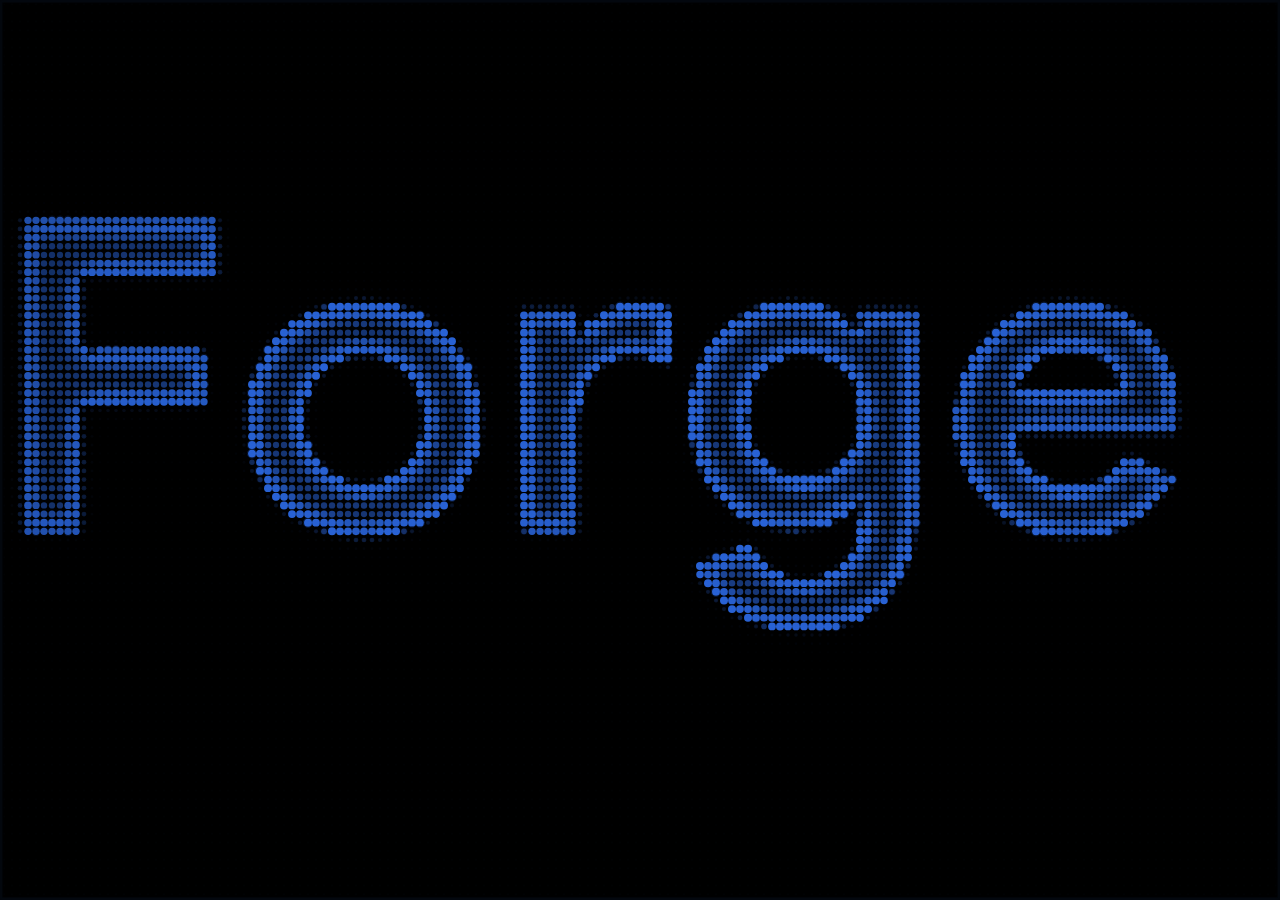
<file: CropForge_assets/Ascii_elements/Forge.html>
<!doctype html>
<html lang="en">
<head>
  <meta charset="utf-8">
  <meta name="viewport" content="width=device-width,initial-scale=1">
  <title>OpenASCII artwork</title>
  <style>
    *{box-sizing:border-box}
    html,body{margin:0;width:100%;height:100%;overflow:hidden;background:#000000}
    canvas{display:block;width:100%;height:100%}
  </style>
</head>
<body>
  <canvas data-openascii aria-label="Interactive ASCII artwork"></canvas>
  <script>
const { AsciiEngine } = (function createOpenAsciiRuntime() {
  const clamp = (n, a = 0, b = 1) => Math.max(a, Math.min(b, n));
  const lerp = (a, b, t) => a + (b - a) * t;
  const TAU = Math.PI * 2;
  const COLOR_MODES = {
    'full-color': ['#f7f0dc', '#030504'],
    'matrix-green': ['#c6ff3d', '#061008'],
    'amber-monitor': ['#ffb000', '#130b02'],
    cyanotype: ['#59ecff', '#020b11'],
    phosphor: ['#c7cf7a', '#080a05'],
    'ice-white': ['#f7fbff', '#020812'],
    duotone: ['#f5f2e8', '#090a0d'],
    'palette-gradient': ['#d8ff57', '#070908'],
    grayscale: ['#f3f3ef', '#080808'],
    custom: ['#d8ff57', '#070908']
  };
  const CHARSETS = {
    detailed: '$@B%8&WM#*oahkbdpqwmZO0QLCJUYXzcvunxrjft/\\|()1{}[]?-_+~<>i!lI;:,\"^. ',
    simple: '@%#*+=-:. ', binary: '10 ', blocks: '█▓▒░ ',
    katakana: 'ｱｲｳｴｵｶｷｸｹｺｻｼｽｾｿﾀﾁﾂﾃﾄﾅﾆﾇﾈﾉﾊﾋﾌﾍﾎﾏﾐﾑﾒﾓ'
  };
  const DEFAULTS = {
    artStyle: 'classic-ascii', font: 'Space Mono', characterSet: 'detailed', customCharacters: '',
    ditherAlgorithm: 'floyd-steinberg', brightness: 50, contrast: 1.35, gamma: 1,
    localContrast: 0.72, edgeEnhance: 0.72, saliencyDetail: 0.68,
    ditherStrength: 0.42, inverseDither: 0, fontSize: 10, characterSpacing: 1.08, opacity: 1,
    densityScale: 1, primitiveShape: 'circle', primitiveThickness: 1, edgeEmphasis: 1,
    toneProfile: 'source', densityProfile: 'continuous', densityThreshold: 0.38, structureMix: 0.28,
    secondaryStyle: 'none', secondaryMix: 0, secondaryRegion: 'detail',
    particleVariation: 0.36, particleJitter: 0.08, particleDepth: 0.72,
    lineSystem: 'flow', lineDirection: 0, lineContour: 0.28, lineLength: 1,
    lineVariation: 0.22, lineSecondary: 0.12,
    quality: 320, vignette: 0.18, borderGlow: 0.22, backgroundStyle: 'solid',
    colorMode: 'matrix-green', foreground: '#36e66a', background: '#020a04', accent: '#d8ff57', colorMix: 0.82,
    colorSaturation: 1, paletteBias: 0, highlightBoost: 0.38, invertColor: false,
    fxPreset: 'noise-field', fxStrength: 0.24, direction: 'down', noiseScale: 58, noiseSpeed: 0.2,
    temporalPersistence: 0, phosphorDecay: 0, ghostStrength: 0, ghostFrames: 0, ghostSpacing: 3, noiseOpacity: 0.04, glowStrength: 0.18,
    mouseMode: 'attract', hoverStrength: 13, areaSize: 180, spread: 1.25,
    springStrength: 32, damping: 9.5, particleDrag: 0.94,
    clickSensitivity: 1, clickReturn: 0.34, clickDamping: 0.58, seed: 1337
  };
  const BAYER_4 = [0,8,2,10,12,4,14,6,3,11,1,9,15,7,13,5];
  const BRAILLE_BITS = [[0,0,1],[0,1,2],[0,2,4],[1,0,8],[1,1,16],[1,2,32],[0,3,64],[1,3,128]];

  function hash(n) { const x = Math.sin(n * 127.1 + 311.7) * 43758.5453123; return x - Math.floor(x); }
  function smoothNoise(x, y, seed = 0) {
    const xi=Math.floor(x), yi=Math.floor(y), xf=x-xi, yf=y-yi;
    const u=xf*xf*(3-2*xf), v=yf*yf*(3-2*yf);
    const a=hash(xi*157+yi*313+seed), b=hash((xi+1)*157+yi*313+seed);
    const c=hash(xi*157+(yi+1)*313+seed), d=hash((xi+1)*157+(yi+1)*313+seed);
    return lerp(lerp(a,b,u),lerp(c,d,u),v)*2-1;
  }
  function luminance(r,g,b) {
    const linear = v => { v/=255; return v<=.04045?v/12.92:Math.pow((v+.055)/1.055,2.4); };
    return clamp(Math.pow(.2126*linear(r)+.7152*linear(g)+.0722*linear(b),1/2.2));
  }
  function hexRgb(hex){const clean=String(hex||'#ffffff').replace('#','');const full=clean.length===3?clean.split('').map(c=>c+c).join(''):clean;const n=parseInt(full,16);return Number.isFinite(n)?[(n>>16)&255,(n>>8)&255,n&255]:[255,255,255];}
  function mixRgb(a,b,t){t=clamp(t);return [Math.round(lerp(a[0],b[0],t)),Math.round(lerp(a[1],b[1],t)),Math.round(lerp(a[2],b[2],t))];}
  function saturateRgb(rgb,amount=1){const y=rgb[0]*.2126+rgb[1]*.7152+rgb[2]*.0722;return rgb.map(channel=>Math.round(clamp(y+(channel-y)*amount,0,255)));}
  function rampRgb(stops,t){t=clamp(t);const scaled=t*(stops.length-1),index=Math.min(stops.length-2,Math.floor(scaled));return mixRgb(stops[index],stops[index+1],scaled-index);}
  function rgbCss(rgb,alpha=1){return `rgba(${rgb[0]},${rgb[1]},${rgb[2]},${alpha})`;}
  function makeIntegral(values,w,h) {
    const out=new Float64Array((w+1)*(h+1));
    for(let y=1;y<=h;y++){let row=0;for(let x=1;x<=w;x++){row+=values[(y-1)*w+x-1];out[y*(w+1)+x]=out[(y-1)*(w+1)+x]+row;}}
    return out;
  }
  function areaSum(integral,w,x0,y0,x1,y1) {
    const stride=w+1; return integral[y1*stride+x1]-integral[y0*stride+x1]-integral[y1*stride+x0]+integral[y0*stride+x0];
  }
  function cropRect(image, targetRatio) {
    const ratio=image.width/image.height; let sx=0,sy=0,sw=image.width,sh=image.height;
    if(ratio>targetRatio){sw=sh*targetRatio;sx=(image.width-sw)/2;}else{sh=sw/targetRatio;sy=(image.height-sh)/2;}
    return {sx,sy,sw,sh};
  }
  function ditherCells(values, frame, algorithm, strength) {
    const out=new Float32Array(values), {cols,rows,edge,saliency}=frame;
    if(algorithm==='none'||strength<=0)return out;
    if(algorithm==='ordered'||algorithm==='bayer'){
      for(let y=0;y<rows;y++)for(let x=0;x<cols;x++){const i=y*cols+x, adaptive=strength*(1-edge[i]*.62);out[i]=clamp(out[i]+((BAYER_4[(y%4)*4+x%4]/15)-.5)*.34*adaptive);}
      return out;
    }
    if(algorithm==='blue-noise'){
      for(let y=0;y<rows;y++)for(let x=0;x<cols;x++){const i=y*cols+x;out[i]=clamp(out[i]+smoothNoise(x*1.73,y*1.73,71)*.22*strength*(1-edge[i]*.7));}
      return out;
    }
    const matrix=algorithm==='atkinson'
      ? [[1,0,1/8],[2,0,1/8],[-1,1,1/8],[0,1,1/8],[1,1,1/8],[0,2,1/8]]
      : [[1,0,7/16],[-1,1,3/16],[0,1,5/16],[1,1,1/16]];
    for(let y=0;y<rows;y++)for(let x=0;x<cols;x++){
      const i=y*cols+x, threshold=.5+(hash(i*19+23)-.5)*.04, quant=out[i]<threshold?0:1;
      const error=(out[i]-quant)*strength*(1-edge[i]*.76)*(1-saliency[i]*.18);out[i]=lerp(out[i],quant,strength*.72);
      for(const [dx,dy,f] of matrix){const nx=x+dx,ny=y+dy;if(nx>=0&&nx<cols&&ny>=0&&ny<rows)out[ny*cols+nx]=clamp(out[ny*cols+nx]+error*f);}
    }
    return out;
  }

  class FrameProcessor {
    build(image, width, height, dpr, config) {
      const density=Math.max(.55,config.densityScale||1),cellPx=Math.max(2*dpr,config.fontSize*config.characterSpacing*dpr*.62/density);
      const cols=Math.max(12,Math.min(config.quality,Math.floor(width/cellPx)));
      const cellW=width/cols, cellH=cellW*(config.artStyle==='braille'?1.62:1.08);
      const rows=Math.max(8,Math.ceil(height/cellH)), scale=4;
      const aw=cols*scale, ah=rows*scale, canvas=document.createElement('canvas');canvas.width=aw;canvas.height=ah;
      const ctx=canvas.getContext('2d',{willReadFrequently:true}), crop=cropRect(image,width/height);
      ctx.imageSmoothingEnabled=true;ctx.imageSmoothingQuality='high';ctx.drawImage(image,crop.sx,crop.sy,crop.sw,crop.sh,0,0,aw,ah);
      const pixels=ctx.getImageData(0,0,aw,ah).data, raw=new Float32Array(aw*ah), rr=new Float32Array(aw*ah),gg=new Float32Array(aw*ah),bb=new Float32Array(aw*ah);
      const gamma=Math.max(.2,config.gamma||1), bright=(config.brightness-50)/100;
      for(let i=0;i<raw.length;i++){rr[i]=pixels[i*4]/255;gg[i]=pixels[i*4+1]/255;bb[i]=pixels[i*4+2]/255;let v=Math.pow(luminance(pixels[i*4],pixels[i*4+1],pixels[i*4+2]),gamma);v=(v-.5)*config.contrast+.5+bright;raw[i]=clamp(v);}
      const rawIntegral=makeIntegral(raw,aw,ah), enhanced=new Float32Array(raw.length),localDeviationPx=new Float32Array(raw.length),radius=scale*2;
      for(let y=0;y<ah;y++)for(let x=0;x<aw;x++){const x0=Math.max(0,x-radius),y0=Math.max(0,y-radius),x1=Math.min(aw,x+radius+1),y1=Math.min(ah,y+radius+1),index=y*aw+x;const local=areaSum(rawIntegral,aw,x0,y0,x1,y1)/((x1-x0)*(y1-y0));localDeviationPx[index]=Math.abs(raw[index]-local);enhanced[index]=clamp(raw[index]+(raw[index]-local)*config.localContrast);}
      const gx=new Float32Array(raw.length),gy=new Float32Array(raw.length),edgePx=new Float32Array(raw.length);
      for(let y=1;y<ah-1;y++)for(let x=1;x<aw-1;x++){const i=y*aw+x,a=enhanced;const dx=3*(a[i-aw+1]-a[i-aw-1])+10*(a[i+1]-a[i-1])+3*(a[i+aw+1]-a[i+aw-1]);const dy=3*(a[i+aw-1]-a[i-aw-1])+10*(a[i+aw]-a[i-aw])+3*(a[i+aw+1]-a[i-aw+1]);gx[i]=dx/16;gy[i]=dy/16;edgePx[i]=clamp(Math.hypot(dx,dy)/5);}
      const lumI=makeIntegral(enhanced,aw,ah),sourceLumI=makeIntegral(raw,aw,ah),sqI=makeIntegral(Float32Array.from(enhanced,v=>v*v),aw,ah),edgeI=makeIntegral(edgePx,aw,ah),localI=makeIntegral(localDeviationPx,aw,ah),rI=makeIntegral(rr,aw,ah),gI=makeIntegral(gg,aw,ah),bI=makeIntegral(bb,aw,ah),gxI=makeIntegral(gx,aw,ah),gyI=makeIntegral(gy,aw,ah);
      const count=cols*rows,value=new Float32Array(count),luminanceValue=new Float32Array(count),variance=new Float32Array(count),localContrastValue=new Float32Array(count),edge=new Float32Array(count),saliency=new Float32Array(count),detailScore=new Float32Array(count),gradientX=new Float32Array(count),gradientY=new Float32Array(count),gradientMagnitude=new Float32Array(count),gradientDirection=new Float32Array(count),red=new Float32Array(count),green=new Float32Array(count),blue=new Float32Array(count),braille=new Uint16Array(count);
      for(let cy=0;cy<rows;cy++)for(let cx=0;cx<cols;cx++){
        const i=cy*cols+cx,x0=cx*scale,y0=cy*scale,x1=Math.min(aw,x0+scale),y1=Math.min(ah,y0+scale),n=(x1-x0)*(y1-y0);
        const mean=areaSum(lumI,aw,x0,y0,x1,y1)/n, varianceValue=Math.sqrt(Math.max(0,areaSum(sqI,aw,x0,y0,x1,y1)/n-mean*mean));
        const e=areaSum(edgeI,aw,x0,y0,x1,y1)/n,local=areaSum(localI,aw,x0,y0,x1,y1)/n,gxx=areaSum(gxI,aw,x0,y0,x1,y1)/n,gyy=areaSum(gyI,aw,x0,y0,x1,y1)/n,gradient=Math.hypot(gxx,gyy);luminanceValue[i]=areaSum(sourceLumI,aw,x0,y0,x1,y1)/n;value[i]=clamp(mean+(mean-.5)*varianceValue*.42+e*config.edgeEnhance*(mean>=.5?1:-1)*.14);variance[i]=varianceValue;localContrastValue[i]=local;edge[i]=e;saliency[i]=clamp(e*.62+varianceValue*1.55+local*1.35);detailScore[i]=clamp(e*.48+varianceValue*1.8+local*1.7+gradient*.35);gradientX[i]=gxx;gradientY[i]=gyy;gradientMagnitude[i]=gradient;gradientDirection[i]=Math.atan2(gyy,gxx);red[i]=areaSum(rI,aw,x0,y0,x1,y1)/n;green[i]=areaSum(gI,aw,x0,y0,x1,y1)/n;blue[i]=areaSum(bI,aw,x0,y0,x1,y1)/n;
        let bits=0;for(const [bx,by,bit] of BRAILLE_BITS){const px=clamp(Math.floor(x0+(bx+.5)*(scale/2)),0,aw-1),py=clamp(Math.floor(y0+(by+.5)*(scale/4)),0,ah-1),sample=enhanced[py*aw+px],threshold=.42+(BAYER_4[(by%4)*4+(bx%4)]/15-.5)*.18;if(sample>threshold)bits|=bit;}braille[i]=bits;
      }
      const frame={cols,rows,count,cellW,cellH,value,brightness:value,luminance:luminanceValue,variance,localContrast:localContrastValue,edge,saliency,detailScore,gradientX,gradientY,gradientMagnitude,gradientDirection,red,green,blue,averageColor:{red,green,blue},braille,analysis:Object.freeze({width:aw,height:ah,scale})};
      frame.dithered=ditherCells(value,frame,config.ditherAlgorithm,config.ditherStrength);
      return frame;
    }
  }

  const glyphCache=new Map();
  class GlyphAtlas {
    constructor(font,chars,size,spacing){this.font=font;this.chars=[...new Set(chars.split(''))];this.size=size;this.spacing=spacing;this.glyphs=this.analyze();}
    analyze(){
      const key=`${this.font}|${this.size}|${this.spacing}|${this.chars.join('')}`;if(glyphCache.has(key))return glyphCache.get(key);
      const side=40,canvas=document.createElement('canvas');canvas.width=side;canvas.height=side;const ctx=canvas.getContext('2d',{willReadFrequently:true});const glyphs=[];
      for(const char of this.chars){ctx.clearRect(0,0,side,side);ctx.fillStyle='#fff';ctx.font=`${Math.max(8,side*.72)}px "${this.font}", monospace`;ctx.textAlign='center';ctx.textBaseline='middle';ctx.fillText(char,side/2,side/2+1);const data=ctx.getImageData(0,0,side,side).data;let coverage=0,horizontal=0,vertical=0,complexity=0,entropy=0,symmetryError=0,cx=0,cy=0;
        for(let y=1;y<side-1;y++)for(let x=1;x<side-1;x++){const i=(y*side+x)*4,a=data[i+3]/255,mirror=data[(y*side+(side-1-x))*4+3]/255;coverage+=a;cx+=x*a;cy+=y*a;symmetryError+=Math.abs(a-mirror);if(a>0&&a<1)entropy+=-a*Math.log2(a)-(1-a)*Math.log2(1-a);const dx=Math.abs(data[i+7]-data[i-1])/255,dy=Math.abs(data[i+side*4+3]-data[i-side*4+3])/255;vertical+=dx;horizontal+=dy;complexity+=Math.hypot(dx,dy);}
        const norm=side*side;glyphs.push({char,coverage:coverage/norm,horizontal:horizontal/norm,vertical:vertical/norm,complexity:complexity/norm,entropy:entropy/norm,symmetry:1-symmetryError/norm,edgeResponse:complexity/norm,cx:coverage?cx/coverage/side:.5,cy:coverage?cy/coverage/side:.5});
      }
      const normalize=key=>{let min=Infinity,max=-Infinity;for(const g of glyphs){min=Math.min(min,g[key]);max=Math.max(max,g[key]);}for(const g of glyphs)g[key]=(g[key]-min)/(max-min||1);};['coverage','horizontal','vertical','complexity','entropy','symmetry','edgeResponse'].forEach(normalize);glyphCache.set(key,glyphs);return glyphs;
    }
    select(frame,index,inverted=false){
      const tone=inverted?1-frame.dithered[index]:frame.dithered[index],gx=Math.abs(frame.gradientX[index]),gy=Math.abs(frame.gradientY[index]),sum=gx+gy+.0001,targetV=gx/sum,targetH=gy/sum,targetC=clamp(frame.saliency[index]*1.25);let best=this.glyphs[0],score=Infinity;
      for(const glyph of this.glyphs){const coverage=Math.abs(glyph.coverage-tone)*3.25,h=Math.abs(glyph.horizontal-targetH)*targetC*.58,v=Math.abs(glyph.vertical-targetV)*targetC*.58,c=Math.abs(glyph.complexity-targetC)*.44,entropy=Math.abs(glyph.entropy-frame.variance[index]*4)*.12,edgeResponse=Math.abs(glyph.edgeResponse-frame.edge[index])*.18,centroid=(Math.abs(glyph.cx-.5)+Math.abs(glyph.cy-.5))*.08;const s=coverage+h+v+c+entropy+edgeResponse+centroid;if(s<score){score=s;best=glyph;}}
      return best.char;
    }
  }

  class PhysicsField {
    constructor(frame){this.reset(frame);}
    reset(frame){const n=frame.count;this.n=n;this.x=new Float32Array(n);this.y=new Float32Array(n);this.vx=new Float32Array(n);this.vy=new Float32Array(n);this.rx=new Float32Array(n);this.ry=new Float32Array(n);this.mass=new Float32Array(n);this.clickEnergy=0;for(let i=0;i<n;i++){const col=i%frame.cols,row=(i/frame.cols)|0,structure=frame.saliency?.[i]||0;this.x[i]=this.rx[i]=(col+.5)*frame.cellW;this.y[i]=this.ry[i]=(row+.5)*frame.cellH;this.mass[i]=.7+hash(i*13)*.42+structure*.58;}}
    update(dt,pointer,config,frame,time){
      dt=Math.min(dt,.034);const radius=config.areaSize,forceScale=config.hoverStrength*72,pressure=clamp(pointer.pressure||.5,.25,1),burst=pointer.burst||0,clickForce=burst*(1.2+pressure*.8);if(pointer.down||burst>.01)this.clickEnergy=1;else this.clickEnergy*=Math.exp(-dt*.56);if(pointer.burst){pointer.burst*=Math.exp(-dt*10);if(pointer.burst<.002)pointer.burst=0;}const springScale=lerp(1,clamp(config.clickReturn,.08,1),this.clickEnergy),dampingScale=lerp(1,clamp(config.clickDamping,.15,1),this.clickEnergy),diag=Math.hypot(frame.cols*frame.cellW,frame.rows*frame.cellH)||1,maxVelocity=diag*1.15;
      for(let i=0;i<this.n;i++){let ax=(this.rx[i]-this.x[i])*config.springStrength*springScale,ay=(this.ry[i]-this.y[i])*config.springStrength*springScale;
        if(pointer.active&&radius>0){const dx=pointer.x-this.x[i],dy=pointer.y-this.y[i],dist=Math.hypot(dx,dy)||1;if(dist<radius){const fall=Math.pow(1-dist/radius,config.spread),sign=config.mouseMode==='push'?-1:1,force=forceScale*fall*sign/this.mass[i];if(config.mouseMode==='swirl'||config.mouseMode==='vortex'){ax+=-dy/dist*force;ay+=dx/dist*force;}else if(config.mouseMode==='ripple'){const wave=Math.sin(dist*.08-time*.012);ax+=dx/dist*force*wave;ay+=dy/dist*force*wave;}else{ax+=dx/dist*force;ay+=dy/dist*force;}}}
        if(clickForce>0){let dx=this.x[i]-pointer.downX,dy=this.y[i]-pointer.downY,dist=Math.hypot(dx,dy);if(dist<1){const angle=hash(i*31)*TAU;dx=Math.cos(angle);dy=Math.sin(angle);dist=1;}const fall=.28+.72*Math.pow(1-clamp(dist/diag),.65),impulse=clickForce*clamp(config.clickSensitivity,0,3)*2600*fall/this.mass[i];ax+=dx/dist*impulse;ay+=dy/dist*impulse;}
        if(config.fxPreset==='noise-field'||config.artStyle==='particles'){const ns=Math.max(8,config.noiseScale),t=time*.00006*config.noiseSpeed,nx=this.rx[i]/ns,ny=this.ry[i]/ns,e=.18,n0=smoothNoise(nx+t,ny,config.seed),curlX=(smoothNoise(nx+t,ny+e,config.seed)-smoothNoise(nx+t,ny-e,config.seed))/(2*e),curlY=-(smoothNoise(nx+e+t,ny,config.seed)-smoothNoise(nx-e+t,ny,config.seed))/(2*e);ax+=(n0*.35+curlX*.65)*config.fxStrength*42;ay+=(smoothNoise(nx,ny+t,config.seed+91)*.35+curlY*.65)*config.fxStrength*42;}
        this.vx[i]=(this.vx[i]+ax*dt)*Math.exp(-config.damping*dampingScale*dt);this.vy[i]=(this.vy[i]+ay*dt)*Math.exp(-config.damping*dampingScale*dt);const speed=Math.hypot(this.vx[i],this.vy[i]);if(speed>maxVelocity){this.vx[i]*=maxVelocity/speed;this.vy[i]*=maxVelocity/speed;}this.x[i]+=this.vx[i]*dt;this.y[i]+=this.vy[i]*dt;
      }
    }
  }

  class StyleInterpreter {
    sample(frame,index,tone,detail,config){
      const edge=frame.edge[index]||0,local=frame.localContrast[index]||0,variance=frame.variance[index]||0,saliency=frame.saliency[index]||0,gradient=frame.gradientMagnitude[index]||0;
      const structure=clamp(edge*.46+local*.58+variance*1.08+saliency*.2+detail*.3+gradient*.08);
      const value=clamp(tone+structure*(tone>=.5?.075:-.018));
      const scale=clamp(.07+Math.pow(value,.76)*.82+structure*.18,.06,1.12);
      const alpha=clamp(.025+value*.84+structure*.2)*(config.opacity??1);
      const direction=frame.gradientDirection[index]||0;
      return {value,structure,scale,alpha,edge,local,variance,saliency,gradient,direction,tangent:direction+Math.PI/2,band:clamp(Math.floor(value*5),0,4)};
    }
  }

  class CompositionInterpreter {
    sample(frame,index,style,config){
      const edge=frame.edge[index]||0,local=frame.localContrast[index]||0,variance=frame.variance[index]||0,saliency=frame.saliency[index]||0,gradient=frame.gradientMagnitude[index]||0,structure=clamp(edge*.42+local*.28+variance*.18+saliency*.12),mix=clamp(config.structureMix??.28);
      let tone=style.value;
      if(config.toneProfile==='inverse')tone=1-tone;
      else if(config.toneProfile==='edge')tone=clamp(.18+structure*.7+gradient*.22);
      else if(config.toneProfile==='duotone')tone=tone<.5?clamp(tone*.42):clamp(.58+(tone-.5)*.84);
      tone=clamp(lerp(tone,clamp(tone*.64+structure*.72),mix));
      let presence=1;
      const threshold=clamp(config.densityThreshold??.38);
      if(config.densityProfile==='threshold')presence=tone>=threshold?.35+clamp((tone-threshold)/Math.max(.08,1-threshold))*.65:0;
      else if(config.densityProfile==='bands')presence=clamp(Math.floor(tone*5)/4);
      else if(config.densityProfile==='structure')presence=clamp(structure*.82+tone*.34);
      const region=config.secondaryRegion==='edge'?edge:config.secondaryRegion==='highlight'?tone:config.secondaryRegion==='shadow'?1-tone:clamp(variance*.42+local*.3+saliency*.28);
      const secondaryWeight=config.secondaryStyle&&config.secondaryStyle!=='none'?clamp(config.secondaryMix??0)*Math.pow(clamp(region),.72)*presence:0;
      const primaryWeight=clamp(presence*(1-secondaryWeight*.34));
      return {
        tone,presence,primaryWeight,secondaryWeight,
        scale:clamp(style.scale*(.32+presence*.82)*(config.densityProfile==='structure'?.84+structure*.34:1),.02,1.3),
        alpha:clamp((.06+tone*.82+structure*.42)*Math.pow(presence,.55))*(config.opacity??1),
        angle:(style.direction||0)+(hash(index*157+(config.seed||0))-.5)*gradient*.16
      };
    }
  }

  class GlyphRenderer { draw(ctx,s){ctx.fillText(s.f.glyphs[s.i],s.x,s.y);} }
  class ParticleRenderer {
    drawPrimitive(ctx,shape,x,y,size,angle,aspect=1){if(shape==='square'){ctx.fillRect(x-size,y-size*aspect,size*2,size*2*aspect);}else if(shape==='ring'){ctx.beginPath();ctx.arc(x,y,size,0,TAU);ctx.stroke();}else if(shape==='slash'){const dx=Math.cos(angle)*size,dy=Math.sin(angle)*size;ctx.beginPath();ctx.moveTo(x-dx,y-dy);ctx.lineTo(x+dx,y+dy);ctx.stroke();}else if(shape==='diamond'){ctx.save();ctx.translate(x,y);ctx.rotate(Math.PI/4);ctx.fillRect(-size*.76,-size*.76,size*1.52,size*1.52);ctx.restore();}else{ctx.beginPath();ctx.arc(x,y,size,0,TAU);ctx.fill();}}
    draw(ctx,s){const c=s.c,f=s.f,i=s.i,variation=clamp(c.particleVariation),depth=clamp(c.particleDepth),jitter=clamp(c.particleJitter,0,.5),motif=hash(i*43+c.seed),scaleNoise=lerp(.78,1.24,hash(i*71+c.seed*3)),structure=clamp(s.tone*.72+s.detail*.2+f.localContrast[i]*.82+f.edge[i]*.1),size=Math.max(.32,f.cellW*(.028+Math.pow(structure,.72)*.43)*lerp(1,scaleNoise,depth)),jx=(hash(i*97+c.seed)-.5)*f.cellW*jitter,jy=(hash(i*113+c.seed)-.5)*f.cellH*jitter,x=s.x+jx,y=s.y+jy,angle=f.gradientDirection[i]+Math.PI/2,aspect=lerp(.72,1.3,hash(i*59+c.seed));let shape=c.primitiveShape||'circle';if(motif<variation){const selector=motif/Math.max(variation,.0001);shape=selector<.24?'ring':selector<.5?'circle':selector<.74?'slash':'diamond';}ctx.lineWidth=Math.max(.5,f.cellW*(.055+s.detail*.04)*c.primitiveThickness);this.drawPrimitive(ctx,shape,x,y,size,angle,aspect);if(s.detail>.66&&structure>.18&&hash(i*29+c.seed)<variation*.72){ctx.globalAlpha=s.alpha*(.18+s.detail*.18);const satellite=Math.max(.24,size*(.2+s.detail*.16)),offset=f.cellW*(.15+s.detail*.08);this.drawPrimitive(ctx,'circle',x+Math.cos(angle)*offset,y+Math.sin(angle)*offset,satellite,angle,1);}}
  }
  class LineRenderer {
    blendAngle(a,b,t){const x=Math.cos(a*2)*(1-t)+Math.cos(b*2)*t,y=Math.sin(a*2)*(1-t)+Math.sin(b*2)*t;return Math.atan2(y,x)*.5;}
    geometry(s){const c=s.c,f=s.f,i=s.i,edge=f.edge[i]||0,local=f.localContrast[i]||0,saliency=f.saliency[i]||0,variation=clamp(c.lineVariation??.22),baseAngle=(c.lineDirection??0)*Math.PI/180,tangent=(f.gradientDirection[i]||0)+Math.PI/2,contourMix=c.lineSystem==='contour'?1:c.lineSystem==='scan'?clamp(c.lineContour??.28)*.16:clamp(c.lineContour??.28),angle=this.blendAngle(baseAngle,tangent,contourMix)+(hash(i*73+c.seed)-.5)*variation*.18,structure=clamp(edge*.62+local*.34+saliency*.2+s.detail*.26),lengthScale=clamp(.1+Math.pow(s.tone,.78)*.82+structure*.2,.08,1.12),len=f.cellW*clamp(c.lineLength??1,.35,1.65)*lengthScale,normalX=-Math.sin(angle),normalY=Math.cos(angle),drift=(hash(i*97+c.seed*3)-.5)*f.cellH*variation*.18,bend=(hash(i*131+c.seed*5)-.5)*f.cellH*variation*(.18+s.detail*.22),x=s.x+normalX*drift,y=s.y+normalY*drift,width=Math.max(.42,f.cellW*(.038+s.tone*.066+structure*.026)*(c.primitiveThickness??1));return {angle,len,bend,x,y,width,structure};}
    stroke(ctx,x,y,angle,len,bend){const dx=Math.cos(angle)*len*.5,dy=Math.sin(angle)*len*.5,px=-Math.sin(angle),py=Math.cos(angle);ctx.beginPath();ctx.moveTo(x-dx,y-dy);ctx.quadraticCurveTo(x+px*bend,y+py*bend,x+dx,y+dy);ctx.stroke();}
    draw(ctx,s){const g=this.geometry(s);ctx.lineWidth=g.width;this.stroke(ctx,g.x,g.y,g.angle,g.len,g.bend);const secondary=clamp(s.c.lineSecondary??.12),threshold=secondary*(.18+s.detail*.62+g.structure*.28);if(hash(s.i*179+s.c.seed*7)<threshold){const crossAngle=g.angle+Math.PI/2,offset=(hash(s.i*211+s.c.seed)-.5)*s.f.cellW*.12;ctx.globalAlpha=s.alpha*(.18+s.detail*.3);ctx.lineWidth=Math.max(.38,g.width*.62);this.stroke(ctx,g.x+Math.cos(g.angle)*offset,g.y+Math.sin(g.angle)*offset,crossAngle,g.len*(.3+s.detail*.3),-g.bend*.48);ctx.globalAlpha=s.alpha;}}
  }
  class BrailleRenderer {
    draw(ctx,s){let bits=s.inverted?(~s.f.braille[s.i]&255):s.f.braille[s.i];if(bits===0&&s.style.edge>.58&&s.style.value>.08)bits=1<<Math.floor(hash(s.i*43+s.c.seed)*8);ctx.fillText(String.fromCharCode(0x2800+bits),s.x,s.y);}
  }
  class HalftoneRenderer {
    draw(ctx,s){const radius=Math.max(.32,s.f.cellW*(.035+Math.sqrt(s.style.scale)*.42));ctx.beginPath();ctx.arc(s.x,s.y,radius,0,TAU);ctx.fill();if(s.style.structure>.64&&s.style.value>.2&&hash(s.i*61+s.c.seed)<s.style.structure*.34){ctx.globalAlpha=s.alpha*(.16+s.style.structure*.18);ctx.lineWidth=Math.max(.38,radius*.16);ctx.beginPath();ctx.arc(s.x,s.y,radius*1.18,0,TAU);ctx.stroke();ctx.globalAlpha=s.alpha;}}
  }
  class DotCrossRenderer {
    draw(ctx,s){const size=s.f.cellW*(.07+s.style.scale*.3),weight=Math.max(.48,s.f.cellW*(.045+s.style.structure*.05)*(s.c.primitiveThickness??1));ctx.lineWidth=weight;ctx.beginPath();if(s.style.value<.2){ctx.arc(s.x,s.y,Math.max(.28,size*.24),0,TAU);ctx.fill();return;}if(s.style.value<.46){ctx.moveTo(s.x-size,s.y);ctx.lineTo(s.x+size,s.y);ctx.moveTo(s.x,s.y-size);ctx.lineTo(s.x,s.y+size);ctx.stroke();return;}if(s.style.value<.76){ctx.arc(s.x,s.y,size*.72,0,TAU);ctx.stroke();return;}ctx.moveTo(s.x-size,s.y-size);ctx.lineTo(s.x+size,s.y+size);ctx.moveTo(s.x+size,s.y-size);ctx.lineTo(s.x-size,s.y+size);ctx.stroke();}
  }
  class RetroRenderer {
    draw(ctx,s){const glyph=[' ','░','▒','▓','█'][s.style.band];ctx.fillText(glyph,s.x,s.y);if(s.style.structure>.72&&s.style.band>1){ctx.globalAlpha=s.alpha*.2;ctx.fillRect(s.x-s.f.cellW*.38,s.y+s.f.cellH*.29,s.f.cellW*.76,Math.max(.35,s.f.cellH*.045));ctx.globalAlpha=s.alpha;}}
  }
  class TerminalRenderer {
    draw(ctx,s){const phase=Math.floor(s.time*.0035),column=s.i%s.f.cols,row=(s.i/s.f.cols)|0,pulse=hash(column*71+phase*13+s.c.seed),binary=hash(s.i*47+phase+s.c.seed)>.5?'1':'0',hex='0123456789ABCDEF'[Math.floor(hash(s.i*89+phase*.2+s.c.seed)*16)],char=s.style.structure>.68&&pulse>.62?hex:binary;ctx.globalAlpha=s.alpha*lerp(.72,1,pulse);ctx.fillText(char,s.x,s.y);ctx.globalAlpha=s.alpha;}
  }
  class ClaudeRenderer {
    draw(ctx,s){const gx=s.f.gradientX[s.i]||0,gy=s.f.gradientY[s.i]||0,ratio=Math.abs(gx)/(Math.abs(gx)+Math.abs(gy)+.0001),diagonal=gx*gy,tonal=['.',';',':','+','*','#'][clamp(Math.floor(s.style.value*6),0,5)],structural=ratio>.68?'|':ratio<.32?'_':diagonal<0?'/':'\\',char=s.style.structure>.48?structural:tonal;ctx.fillText(char,s.x,s.y);}
  }
  const RENDERERS={
    'classic-ascii':new GlyphRenderer(),particles:new ParticleRenderer(),line:new LineRenderer(),braille:new BrailleRenderer(),
    halftone:new HalftoneRenderer(),'dot-cross':new DotCrossRenderer(),'retro-art':new RetroRenderer(),terminal:new TerminalRenderer(),'claude-code':new ClaudeRenderer()
  };

  class ColorEngine {
    constructor(config,frame){this.update(config,frame);}
    update(config,frame){this.config=config;this.frame=frame;}
    palette(){const c=this.config,fallback=COLOR_MODES[c.colorMode]||COLOR_MODES.grayscale;let pair=[c.foreground||fallback[0],c.background||fallback[1]];if(c.invertColor)pair=[pair[1],pair[0]];return pair;}
    colorAt(i,tone,detail,alpha=1){const c=this.config,f=this.frame,[fgHex,bgHex]=this.palette(),fg=hexRgb(fgHex),bg=hexRgb(bgHex),accent=hexRgb(c.accent||fgHex),bias=clamp(c.paletteBias??0,-1,1),biased=Math.pow(clamp(tone*.88+detail*.12),Math.pow(2,-bias)),shadow=mixRgb(bg,fg,.16),mid=mixRgb(bg,fg,.52),highlight=mixRgb(fg,accent,clamp((detail-.34)*(c.highlightBoost??.38)*2.2)),palette=saturateRgb(rampRgb([shadow,mid,fg,highlight],biased),c.colorSaturation??1),mix=clamp(c.colorMix??.82);if(c.colorMode==='full-color'){const sampled=saturateRgb([Math.round(f.red[i]*255),Math.round(f.green[i]*255),Math.round(f.blue[i]*255)],c.colorSaturation??1),lit=mixRgb(bg,sampled,.16+biased*.84),colored=mixRgb(palette,lit,mix),spark=mixRgb(colored,accent,clamp((detail-.72)*(c.highlightBoost??.38)));return rgbCss(spark,alpha);}const graded=mixRgb(fg,palette,mix);return rgbCss(graded,alpha);}
  }

  class TemporalCompositor {
    constructor(){this.history=null;this.ghosts=[];this.historyReady=false;this.ghostCount=0;this.frameCounter=0;this.width=0;this.height=0;}
    canvas(width,height){const canvas=document.createElement('canvas');canvas.width=width;canvas.height=height;return canvas;}
    resize(width,height){
      if(width===this.width&&height===this.height&&this.history)return;
      this.width=width;this.height=height;this.history=this.canvas(width,height);this.ghosts=Array.from({length:3},()=>this.canvas(width,height));this.historyReady=false;this.ghostCount=0;this.frameCounter=0;
    }
    decayAlpha(retention,dt){return Math.pow(clamp(Number(retention)||0,0,.94),clamp(Number(dt)||1/60,1/240,.08)*60);}
    ghostPlan(config={}){
      const count=Math.min(3,Math.max(0,Math.floor(Number(config.ghostFrames)||0))),strength=clamp(Number(config.ghostStrength)||0,0,.28);
      return Array.from({length:count},(_,index)=>({index,alpha:strength*(count-index)/count}));
    }
    drawHistory(ctx,config,dt){
      const retention=Math.max(clamp(config.temporalPersistence||0,0,.94),config.fxPreset==='crt'?clamp(config.phosphorDecay||0,0,.94):0);
      if(this.historyReady&&retention>0){ctx.save();ctx.globalAlpha=this.decayAlpha(retention,dt);ctx.drawImage(this.history,0,0);ctx.restore();}
      const plan=this.ghostPlan(config);
      if(this.ghostCount&&plan.length){ctx.save();for(const sample of [...plan].reverse()){if(sample.index>=this.ghostCount)continue;ctx.globalAlpha=sample.alpha;ctx.drawImage(this.ghosts[sample.index],0,0);}ctx.restore();}
    }
    drawNoise(ctx,config,time,foreground){
      const opacity=clamp(config.noiseOpacity||0,0,.18);
      if(opacity<=0||config.fxPreset!=='noise-field')return;
      const count=Math.min(160,Math.max(48,Math.round(this.width*this.height/14000))),phase=Math.floor(time*(.018+(config.noiseSpeed||0)*.018));
      ctx.save();ctx.fillStyle=foreground;
      for(let i=0;i<count;i++){const x=hash(i*97+phase*13+config.seed)*this.width,y=hash(i*193+phase*29+config.seed+41)*this.height,a=(.2+hash(i*31+phase)*.8)*opacity;ctx.globalAlpha=a;ctx.fillRect(x,y,Math.max(1,this.width/900),Math.max(1,this.height/900));}
      ctx.restore();
    }
    capture(source,config){
      const historyContext=this.history.getContext('2d');historyContext.globalAlpha=1;historyContext.clearRect(0,0,this.width,this.height);historyContext.drawImage(source,0,0);this.historyReady=true;
      const spacing=Math.min(8,Math.max(1,Math.round(Number(config.ghostSpacing)||3)));
      if(++this.frameCounter%spacing!==0||Math.floor(Number(config.ghostFrames)||0)<=0)return;
      const next=this.ghosts.pop(),nextContext=next.getContext('2d');nextContext.globalAlpha=1;nextContext.clearRect(0,0,this.width,this.height);nextContext.drawImage(source,0,0);this.ghosts.unshift(next);this.ghostCount=Math.min(3,this.ghostCount+1);
    }
  }

  class WebGLPostProcessor {
    constructor(){
      this.canvas=document.createElement('canvas');
      try{this.gl=this.canvas.getContext('webgl2',{alpha:false,premultipliedAlpha:false,preserveDrawingBuffer:true});if(!this.gl)return;const gl=this.gl;
        const vertex=`#version 300 es\nin vec2 p;out vec2 uv;void main(){uv=(p+1.0)*0.5;gl_Position=vec4(p,0,1);}`;
        const fragment=`#version 300 es\nprecision mediump float;in vec2 uv;out vec4 outColor;uniform sampler2D frame;uniform float chromatic;uniform float scanlines;uniform float vignette;uniform float heightPx;void main(){float shift=chromatic*0.004;vec3 c=vec3(texture(frame,uv+vec2(shift,0)).r,texture(frame,uv).g,texture(frame,uv-vec2(shift,0)).b);float scan=1.0-scanlines*(0.045+0.035*sin(uv.y*heightPx*3.1415926));vec2 q=uv*2.0-1.0;float edge=smoothstep(0.25,1.25,dot(q,q));c*=scan*(1.0-edge*vignette*0.72);outColor=vec4(c,1);}`;
        const compile=(type,source)=>{const shader=gl.createShader(type);gl.shaderSource(shader,source);gl.compileShader(shader);if(!gl.getShaderParameter(shader,gl.COMPILE_STATUS))throw new Error(gl.getShaderInfoLog(shader));return shader;};
        this.program=gl.createProgram();gl.attachShader(this.program,compile(gl.VERTEX_SHADER,vertex));gl.attachShader(this.program,compile(gl.FRAGMENT_SHADER,fragment));gl.linkProgram(this.program);if(!gl.getProgramParameter(this.program,gl.LINK_STATUS))throw new Error(gl.getProgramInfoLog(this.program));
        const buffer=gl.createBuffer();gl.bindBuffer(gl.ARRAY_BUFFER,buffer);gl.bufferData(gl.ARRAY_BUFFER,new Float32Array([-1,-1,1,-1,-1,1,-1,1,1,-1,1,1]),gl.STATIC_DRAW);gl.useProgram(this.program);const location=gl.getAttribLocation(this.program,'p');gl.enableVertexAttribArray(location);gl.vertexAttribPointer(location,2,gl.FLOAT,false,0,0);this.texture=gl.createTexture();gl.bindTexture(gl.TEXTURE_2D,this.texture);gl.texParameteri(gl.TEXTURE_2D,gl.TEXTURE_MIN_FILTER,gl.LINEAR);gl.texParameteri(gl.TEXTURE_2D,gl.TEXTURE_MAG_FILTER,gl.LINEAR);gl.texParameteri(gl.TEXTURE_2D,gl.TEXTURE_WRAP_S,gl.CLAMP_TO_EDGE);gl.texParameteri(gl.TEXTURE_2D,gl.TEXTURE_WRAP_T,gl.CLAMP_TO_EDGE);gl.pixelStorei(gl.UNPACK_FLIP_Y_WEBGL,true);this.ready=true;
      }catch{this.ready=false;this.gl=null;}
    }
    render(source,config){if(!this.ready)return source;const gl=this.gl;if(this.canvas.width!==source.width||this.canvas.height!==source.height){this.canvas.width=source.width;this.canvas.height=source.height;gl.viewport(0,0,source.width,source.height);}gl.useProgram(this.program);gl.bindTexture(gl.TEXTURE_2D,this.texture);gl.texImage2D(gl.TEXTURE_2D,0,gl.RGBA,gl.RGBA,gl.UNSIGNED_BYTE,source);gl.uniform1f(gl.getUniformLocation(this.program,'chromatic'),config.fxPreset==='glitch'?config.fxStrength:0);gl.uniform1f(gl.getUniformLocation(this.program,'scanlines'),config.fxPreset==='intervals'||config.fxPreset==='crt'?config.fxStrength:0);gl.uniform1f(gl.getUniformLocation(this.program,'vignette'),config.vignette);gl.uniform1f(gl.getUniformLocation(this.program,'heightPx'),source.height);gl.drawArrays(gl.TRIANGLES,0,6);return this.canvas;}
  }

  class AsciiEngine {
    constructor(canvas, config={}){
      if(!canvas||typeof canvas.getContext!=='function')throw new Error('OpenASCII requires a mounted canvas element');this.canvas=canvas;this.ctx=canvas.getContext('2d',{alpha:false});this.config={...DEFAULTS,...config};this.processor=new FrameProcessor();this.styles=new StyleInterpreter();this.compositions=new CompositionInterpreter();this.colors=new ColorEngine(this.config,null);this.temporal=new TemporalCompositor();this.source=null;this.frame=null;this.physics=null;this.pointer={x:-1e4,y:-1e4,downX:0,downY:0,active:false,down:false,pressure:0,burst:0};this.running=false;this.visible=true;this.lastTime=0;this.frameCount=0;this.lastFps=performance.now();this.fps=0;this.targetFps=60;this._move=e=>this.onPointer(e);this._down=e=>this.onPointerDown(e);this._up=e=>this.onPointerUp(e);this._leave=()=>{if(!this.pointer.down)this.pointer.active=false;};canvas.addEventListener('pointermove',this._move,{passive:true});canvas.addEventListener('pointerdown',this._down);canvas.addEventListener('pointerup',this._up);canvas.addEventListener('pointercancel',this._up);canvas.addEventListener('pointerleave',this._leave,{passive:true});if('IntersectionObserver'in globalThis){this.observer=new IntersectionObserver(([entry])=>{this.visible=entry.isIntersecting;});this.observer.observe(canvas);}
    }
    setConfig(next){const rebuildKeys=['artStyle','font','characterSet','customCharacters','ditherAlgorithm','brightness','contrast','gamma','localContrast','edgeEnhance','saliencyDetail','ditherStrength','inverseDither','fontSize','characterSpacing','quality','densityScale','invertColor'];const rebuild=Object.keys(next).some(k=>rebuildKeys.includes(k));this.config={...this.config,...next};this.colors.update(this.config,this.frame);if(rebuild&&this.source)this.buildFrame();}
    setSource(image){this.source=image;this.resize();}
    resize(){const box=this.canvas.getBoundingClientRect(),dpr=Math.min(globalThis.devicePixelRatio||1,2),width=Math.max(1,Math.round(box.width*dpr)),height=Math.max(1,Math.round(box.height*dpr)),changed=this.canvas.width!==width||this.canvas.height!==height;this.dpr=dpr;if(changed){this.canvas.width=width;this.canvas.height=height;}if(changed||!this.scene)this.ensureBuffers();if(this.source&&(changed||!this.frame))this.buildFrame();}
    ensureBuffers(){for(const key of ['scene','highlight','post']){if(!this[key])this[key]=document.createElement('canvas');this[key].width=this.canvas.width;this[key].height=this.canvas.height;}this.temporal.resize(this.canvas.width,this.canvas.height);if(!this.webgl)this.webgl=new WebGLPostProcessor();}
    buildFrame(){this.frame=this.processor.build(this.source,this.canvas.width,this.canvas.height,this.dpr,this.config);const chars=this.config.characterSet==='custom'&&this.config.customCharacters?this.config.customCharacters:(CHARSETS[this.config.characterSet]||CHARSETS.detailed);this.atlas=new GlyphAtlas(this.config.font,chars,this.config.fontSize*this.dpr,this.config.characterSpacing);this.frame.glyphs=new Array(this.frame.count);for(let i=0;i<this.frame.count;i++)this.frame.glyphs[i]=this.atlas.select(this.frame,i,this.config.invertColor);Object.freeze(this.frame.glyphs);Object.freeze(this.frame);this.colors.update(this.config,this.frame);this.physics=new PhysicsField(this.frame);}
    onPointer(e){const r=this.canvas.getBoundingClientRect();this.pointer.x=(e.clientX-r.left)*this.dpr;this.pointer.y=(e.clientY-r.top)*this.dpr;if(typeof e.pressure==='number'&&e.pressure>0)this.pointer.pressure=e.pressure;this.pointer.active=true;}
    onPointerDown(e){this.onPointer(e);this.pointer.down=true;this.pointer.pressure=e.pressure||.5;this.pointer.downX=this.pointer.x;this.pointer.downY=this.pointer.y;this.pointer.burst=1;this.canvas.setPointerCapture?.(e.pointerId);}
    onPointerUp(e){this.onPointer(e);this.pointer.down=false;this.pointer.active=false;this.pointer.pressure=0;this.canvas.releasePointerCapture?.(e.pointerId);}
    palette(){return this.colors.palette();}
    colorAt(i,tone,detail,alpha=1){return this.colors.colorAt(i,tone,detail,alpha);}
    renderCells(ctx,time){const c=this.config,f=this.frame,p=this.physics,base=Math.max(4,f.cellW*c.characterSpacing),inverted=c.invertColor,renderer=RENDERERS[c.artStyle]||RENDERERS['classic-ascii'],secondary=c.secondaryStyle!==c.artStyle?RENDERERS[c.secondaryStyle]:null;ctx.textAlign='center';ctx.textBaseline='middle';ctx.font=`${base}px "${c.font}", monospace`;ctx.lineCap='round';ctx.lineJoin='round';
      for(let i=0;i<f.count;i++){const rawTone=inverted?1-f.dithered[i]:f.dithered[i],detail=f.detailScore[i],interpreted=this.styles.sample(f,i,rawTone,detail,c),composition=this.compositions.sample(f,i,interpreted,c);if(composition.presence<=.002)continue;const style={...interpreted,value:composition.tone,scale:composition.scale,alpha:composition.alpha},tone=composition.tone,x=p.x[i],y=p.y[i],color=this.colorAt(i,tone,detail),state={i,tone,detail,x,y,alpha:composition.alpha,style,inverted,time,c,f,p,engine:this};ctx.fillStyle=color;ctx.strokeStyle=color;if(composition.primaryWeight>.002){state.alpha=composition.alpha*composition.primaryWeight;ctx.globalAlpha=state.alpha;renderer.draw(ctx,state);}if(secondary&&composition.secondaryWeight>.025){state.alpha=composition.alpha*composition.secondaryWeight;ctx.globalAlpha=state.alpha;secondary.draw(ctx,state);}}ctx.globalAlpha=1;
    }
    renderHighlights(ctx,time){const f=this.frame,p=this.physics,c=this.config;ctx.globalCompositeOperation='screen';for(let i=0;i<f.count;i++){const s=f.saliency[i];if(s<.56)continue;ctx.fillStyle=this.colorAt(i,f.value[i],s);ctx.globalAlpha=(s-.56)*(.18+c.glowStrength*.34)*c.saliencyDetail;ctx.beginPath();ctx.arc(p.x[i],p.y[i],Math.max(.35,f.cellW*(.055+s*.045)),0,TAU);ctx.fill();}ctx.globalAlpha=1;ctx.globalCompositeOperation='source-over';}
    composite(time,dt){const c=this.config,ctx=this.ctx,w=this.canvas.width,h=this.canvas.height,[fg,bg]=this.palette(),scene=this.scene,post=this.post,postCtx=post.getContext('2d');this.canvas.dataset.renderPalette=`${fg}|${bg}`;postCtx.globalAlpha=1;postCtx.fillStyle=bg;postCtx.fillRect(0,0,w,h);if(c.backgroundStyle==='gradient'){const gradient=postCtx.createRadialGradient(w*.5,h*.42,0,w*.5,h*.5,Math.max(w,h)*.7);gradient.addColorStop(0,rgbCss(mixRgb(hexRgb(bg),hexRgb(fg),.1)));gradient.addColorStop(1,bg);postCtx.fillStyle=gradient;postCtx.fillRect(0,0,w,h);}else if(c.backgroundStyle==='grid'){postCtx.globalAlpha=.08;postCtx.strokeStyle=fg;postCtx.lineWidth=1;const gap=Math.max(8,this.frame.cellW*4);postCtx.beginPath();for(let x=0;x<w;x+=gap){postCtx.moveTo(x,0);postCtx.lineTo(x,h);}for(let y=0;y<h;y+=gap){postCtx.moveTo(0,y);postCtx.lineTo(w,y);}postCtx.stroke();postCtx.globalAlpha=1;}this.temporal.drawHistory(postCtx,c,dt);postCtx.drawImage(scene,0,0);if(c.glowStrength>0){postCtx.save();postCtx.globalCompositeOperation='screen';postCtx.globalAlpha=clamp(c.glowStrength*.68);postCtx.filter=`blur(${Math.max(1,this.frame.cellW*c.glowStrength*1.8)}px)`;postCtx.drawImage(this.highlight,0,0);postCtx.restore();}postCtx.drawImage(this.highlight,0,0);const useWebGL=this.webgl?.ready&&(c.fxPreset==='glitch'||c.fxPreset==='intervals'||c.fxPreset==='crt'||c.vignette>0),processed=useWebGL?this.webgl.render(post,c):post;ctx.globalAlpha=1;ctx.fillStyle=bg;ctx.fillRect(0,0,w,h);ctx.drawImage(processed,0,0);
      if(c.fxPreset==='beam-sweep'){const pos=((time*.12)%(h*1.3))-h*.15,g=ctx.createLinearGradient(0,pos-h*.08,0,pos+h*.08);g.addColorStop(0,'transparent');g.addColorStop(.5,fg);g.addColorStop(1,'transparent');ctx.globalAlpha=c.fxStrength*.2;ctx.fillStyle=g;ctx.fillRect(0,0,w,h);ctx.globalAlpha=1;}
      if((c.fxPreset==='intervals'||c.fxPreset==='crt')&&!useWebGL){ctx.globalAlpha=c.fxStrength*.1;ctx.fillStyle=fg;for(let y=(time*.06)%12;y<h;y+=12)ctx.fillRect(0,y,w,1);ctx.globalAlpha=1;}
      if(c.fxPreset==='glitch'&&Math.sin(time*.011)>.82){ctx.globalAlpha=c.fxStrength*.28;for(let y=0;y<h;y+=37){const shift=smoothNoise(y*.1,time*.0008,c.seed)*18*c.fxStrength;ctx.drawImage(scene,0,y,w,12,shift,y,w,12);}ctx.globalAlpha=1;}
      this.temporal.drawNoise(ctx,c,time,fg);
      if(c.vignette>0&&!useWebGL){const g=ctx.createRadialGradient(w/2,h/2,Math.min(w,h)*.18,w/2,h/2,Math.max(w,h)*.72);g.addColorStop(0,'transparent');g.addColorStop(1,`rgba(0,0,0,${c.vignette})`);ctx.fillStyle=g;ctx.fillRect(0,0,w,h);}
      if(c.borderGlow>0){ctx.save();ctx.globalAlpha=c.borderGlow*.5;ctx.strokeStyle=fg;ctx.shadowColor=fg;ctx.shadowBlur=24*c.borderGlow;ctx.lineWidth=Math.max(1,3*this.dpr);ctx.strokeRect(1,1,w-2,h-2);ctx.restore();}
      this.temporal.capture(this.canvas,c);
    }
    draw(time=performance.now(),dt=1/60){if(!this.visible||!this.frame)return;const elapsed=clamp(dt,1/240,.08),steps=Math.max(1,Math.ceil(elapsed/(1/60))),step=elapsed/steps;for(let i=0;i<steps;i++)this.physics.update(step,this.pointer,this.config,this.frame,time-step*1000*(steps-i-1));const sctx=this.scene.getContext('2d',{alpha:true}),hctx=this.highlight.getContext('2d',{alpha:true});sctx.clearRect(0,0,this.scene.width,this.scene.height);hctx.clearRect(0,0,this.highlight.width,this.highlight.height);this.renderCells(sctx,time);this.renderHighlights(hctx,time);this.composite(time,elapsed);this.canvas.dataset.renderReady='1';}
    start(onStats){if(this.running)return;this.running=true;const loop=time=>{if(!this.running)return;const budget=1000/this.targetFps;if(!this.lastDraw||time-this.lastDraw>=budget){const dt=this.lastTime?Math.min((time-this.lastTime)/1000,.08):1/60,begin=performance.now();this.draw(time,dt);this.lastTime=time;this.lastDraw=time;this.frameCount++;if(time-this.lastFps>=500){this.fps=Math.round(this.frameCount*1000/(time-this.lastFps));this.frameCount=0;this.lastFps=time;onStats?.({fps:this.fps,cells:this.frame?.count||0,frameMs:performance.now()-begin});}const cost=performance.now()-begin;if(cost>42)this.targetFps=Math.max(24,this.targetFps-6);else if(cost<18)this.targetFps=Math.min(60,this.targetFps+2);}this.raf=requestAnimationFrame(loop);};this.raf=requestAnimationFrame(loop);}
    stop(){this.running=false;cancelAnimationFrame(this.raf);}
    destroy(){this.stop();this.observer?.disconnect();this.canvas.removeEventListener('pointermove',this._move);this.canvas.removeEventListener('pointerdown',this._down);this.canvas.removeEventListener('pointerup',this._up);this.canvas.removeEventListener('pointercancel',this._up);this.canvas.removeEventListener('pointerleave',this._leave);}
  }
  return {AsciiEngine,FrameProcessor,GlyphAtlas,PhysicsField,StyleInterpreter,CompositionInterpreter,ColorEngine,LineRenderer,TemporalCompositor,WebGLPostProcessor,DEFAULTS};
})();
const canvas = document.querySelector('[data-openascii]');
const config = {"artStyle":"halftone","font":"Courier New","characterSet":"detailed","customCharacters":"","ditherAlgorithm":"floyd-steinberg","brightness":81,"contrast":3.05,"gamma":0.9,"bgDither":0,"localContrast":1.7,"edgeEnhance":1.8,"saliencyDetail":1.12,"ditherStrength":0.13,"inverseDither":0,"fontSize":7,"characterSpacing":0.88,"opacity":1,"densityScale":1.15,"primitiveShape":"circle","primitiveThickness":0.92,"edgeEmphasis":1.12,"toneProfile":"source","densityProfile":"continuous","densityThreshold":0.19,"structureMix":0.28,"secondaryStyle":"braille","secondaryMix":0.14,"secondaryRegion":"detail","particleVariation":0.61,"particleJitter":0.1,"particleDepth":0.61,"lineSystem":"flow","lineDirection":0,"lineContour":0.28,"lineLength":1,"lineVariation":0.2,"lineSecondary":0.1,"quality":window.innerWidth < 768 ? 40 : 160,"aspectRatio":"original","vignette":0.14,"borderGlow":0.08,"backgroundStyle":"solid","colorMode":"custom","foreground":"#3764bf","background":"#000000","accent":"#3764bf","colorMix":0.85,"colorSaturation":1.35,"paletteBias":0.75,"highlightBoost":0.8,"invertColor":false,"fxPreset":"none","fxStrength":0,"direction":"down","noiseScale":58,"noiseSpeed":0.2,"temporalPersistence":0,"phosphorDecay":0,"ghostStrength":0,"ghostFrames":0,"ghostSpacing":3,"noiseOpacity":0,"glowStrength":0.11,"mouseMode":"push","hoverStrength":18,"areaSize":230,"spread":1.1,"springStrength":26,"damping":7.2,"particleDrag":0.94,"clickSensitivity":1.03,"clickReturn":0.28,"clickDamping":0.52,"seed":2551613935,"name":"MATRIX GLYPH PORTRAIT / 3935","archetype":"matrix-glyph-portrait","archetypeLabel":"MATRIX GLYPH PORTRAIT","paletteFamily":"matrix"};
const source = "[data-uri]";
const image = new Image();
const engine = new AsciiEngine(canvas, config);
const resizeObserver = new ResizeObserver(() => engine.resize());
resizeObserver.observe(canvas);
image.onload = () => { engine.setSource(image); engine.start(); };
image.src = source;
</script>
</body>
</html>
</file>
<file: style.css>
/* ── Google Sans Code — self-hosted variable font ── */
@font-face {
  font-family: "Google Sans Code";
  font-style: normal;
  font-weight: 100 900;
  font-display: swap;
  src: url("Google_Sans_Code/GoogleSansCode-VariableFont_MONO,wght.ttf") format("truetype");
}

@font-face {
  font-family: "Google Sans Code";
  font-style: italic;
  font-weight: 100 900;
  font-display: swap;
  src: url("Google_Sans_Code/GoogleSansCode-Italic-VariableFont_MONO,wght.ttf") format("truetype");
}

/* ── Design tokens ── */
:root {
  --bg: #000000;
  --bg2: #080808;
  --panel: #111111;
  --panel2: #181818;
  --line: #1e1e1e;
  --line2: #2a2a2a;
  --fg: #e8e8e8;
  --fg2: #d4d4d4;
  --dim: #999999;
  --accent: #4a9eff;
  --grn: #3fb950;
  --warn: #d29922;
  --err: #f85149;
  --mono: "Google Sans Code", ui-monospace, "SF Mono", Menlo, Consolas, monospace;
  --r: 6px;
  --section-pad: 80px;
}

/* ── Reset ── */
*,
*::before,
*::after {
  box-sizing: border-box;
}

html, body {
  overflow-x: hidden;
}

html {
  scroll-behavior: smooth;
}

body {
  margin: 0;
  background: var(--bg);
  color: var(--fg);
  font-family: var(--mono);
  font-size: 14px;
  line-height: 1.75;
  -webkit-font-smoothing: antialiased;
}

::selection {
  background: var(--grn);
  color: var(--bg);
}

a {
  color: var(--accent);
  text-decoration: none;
  transition: color .15s, opacity .15s;
}

a:hover {
  color: var(--fg);
}

/* ── Layout ── */
.wrap {
  max-width: 960px;
  margin: 0 auto;
  padding: 0 40px;
}

/* ── Utility ── */
.cmt {
  color: var(--dim);
  font-style: italic;
}

.grn {
  color: var(--grn);
}

.acc {
  color: var(--accent);
}

.p {
  color: var(--grn);
  user-select: none;
}

.vcap {
  margin: 20px 0 0;
  color: var(--dim);
  font-size: .8rem;
  font-style: italic;
}

.footnote {
  color: var(--dim);
  font-size: .78rem;
  margin-top: 28px;
  line-height: 1.7;
}

code {
  color: var(--fg2);
  background: var(--panel2);
  padding: 2px 6px;
  border-radius: 3px;
  font-family: var(--mono);
  font-size: .88em;
  border: 1px solid var(--line2);
}

/* ── Nav bar ── */
.chrome {
  position: sticky;
  top: 0;
  z-index: 100;
  display: flex;
  align-items: center;
  gap: 14px;
  background: rgba(0, 0, 0, .88);
  backdrop-filter: blur(20px) saturate(180%);
  -webkit-backdrop-filter: blur(20px) saturate(180%);
  border-bottom: 1px solid var(--line);
  padding: 10px 20px;
  font-size: 12px;
  white-space: nowrap;
  overflow: hidden;
}

.dots {
  display: flex;
  gap: 6px;
  flex-shrink: 0;
  align-items: center;
}

.dots i {
  width: 10px;
  height: 10px;
  border-radius: 50%;
  display: block;
}

.dots i:nth-child(1) {
  background: var(--err);
}

.dots i:nth-child(2) {
  background: var(--warn);
}

.dots i:nth-child(3) {
  background: var(--grn);
}

.chrome .file {
  color: var(--dim);
  flex-shrink: 1;
  min-width: 0;
  white-space: nowrap;
  overflow: hidden;
  text-overflow: ellipsis;
}

.chrome-nav {
  display: flex;
  gap: 2px;
  margin-left: 8px;
  overflow: hidden;
}

.chrome-nav a {
  color: var(--dim);
  border: none;
  padding: 4px 11px;
  border-radius: 4px;
  font-size: 12px;
  white-space: nowrap;
  transition: color .15s, background .15s;
  letter-spacing: .01em;
}

.chrome-nav a:hover {
  color: var(--fg);
  background: var(--panel2);
}

.lightbtn {
  margin-left: auto;
  font: inherit;
  font-size: 11px;
  color: var(--dim);
  background: transparent;
  border: 1px solid var(--line2);
  border-radius: 4px;
  padding: 4px 12px;
  cursor: pointer;
  flex-shrink: 0;
  letter-spacing: .05em;
  text-transform: uppercase;
  transition: color .15s, border-color .15s;
}

.lightbtn:hover {
  color: var(--warn);
  border-color: var(--warn);
}

/* ── Tooltip bubble ── */
.bubble {
  position: fixed;
  width: max-content;
  max-width: 220px;
  background: var(--panel2);
  color: var(--fg);
  font-size: .79rem;
  line-height: 1.55;
  padding: 10px 14px;
  border-radius: var(--r);
  opacity: 0;
  transition: opacity .18s;
  pointer-events: none;
  z-index: 200;
  border: 1px solid var(--line2);
  box-shadow: 0 12px 40px rgba(0, 0, 0, .7);
}

.bubble::before {
  content: "";
  position: absolute;
  border: 6px solid transparent;
}

.bubble.tail-up::before {
  top: -6px;
  right: 20px;
  border-bottom-color: var(--line2);
  border-top: 0;
}

.bubble.show {
  opacity: 1;
}

/* ── Section eyebrow (use sparingly: max 1 per 3 sections) ── */
.label {
  display: block;
  color: var(--grn);
  font-size: .69rem;
  font-weight: 600;
  letter-spacing: .14em;
  text-transform: uppercase;
  margin: 0 0 14px;
  opacity: .65;
}

/* ── Headings ── */
h1, h2 {
  font-weight: 700;
  letter-spacing: -.025em;
  font-size: clamp(1.7rem, 3.5vw, 2.5rem);
  line-height: 1.12;
  margin: 0 0 36px;
  color: var(--fg);
}

/* ─────────────────────────────
   HERO
   ───────────────────────────── */
header {
  border-bottom: 1px solid var(--line);
}

.hero-grid {
  display: grid;
  grid-template-columns: 1fr;
}

/* ASCII canvas row */
.ascii-row {
  width: 100%;
  position: relative;
  overflow: hidden;
  height: clamp(220px, 28vw, 400px);
  background: var(--bg);
  display: flex;
  flex-direction: row;
  align-items: stretch;
  gap: 1px;
}

.ascii-wrap {
  position: relative;
  overflow: hidden;
  flex: 1;
  min-height: 100%;
}

.ascii-wrap.is-loading::before {
  content: "INITIALISING...";
  position: absolute;
  top: 50%;
  left: 50%;
  transform: translate(-50%, -50%);
  color: var(--dim);
  font-family: inherit;
  font-size: 11px;
  letter-spacing: .1em;
  animation: pulse 1.5s infinite;
  z-index: 0;
  pointer-events: none;
}

@keyframes pulse {
  0%, 100% { opacity: 0.3; }
  50% { opacity: 0.8; }
}

.ascii-frame {
  position: absolute;
  top: 0;
  height: 100%;
  border: none;
}

#ascii-crop {
  left: 0;
  width: 120%;
}

#ascii-forge {
  right: 0;
  width: 115%;
}

/* hero info panel */
.hero-right {
  padding: 48px 40px 56px;
  display: flex;
  flex-direction: row;
  align-items: center;
  gap: 40px;
  max-width: 960px;
  margin: 0 auto;
  width: 100%;
}

/* text column inside hero — inherits old column-flex behavior */
.hero-text {
  flex: 1;
  display: flex;
  flex-direction: column;
  justify-content: center;
  gap: 0;
}

/* logo on the right */
.hero-logo {
  width: clamp(140px, 14vw, 200px);
  height: auto;
  flex-shrink: 0;
  opacity: 0.88;
  filter: drop-shadow(0 0 32px rgba(74, 158, 80, 0.18));
}

@media (max-width: 640px) {
  .hero-logo { display: none; }
  .hero-right { gap: 0; }
}

/* stagger fade-up — hero-text itself is immediately visible so LCP h1 paints instantly */
.hero-right > * {
  animation: rise .7s cubic-bezier(.2, .7, .2, 1) forwards;
}

/* Only the logo (direct child 2 of hero-right) fades in */
.hero-right > *:nth-child(2) {
  opacity: 0;
  animation-delay: .3s;
}

/* Within .hero-text, stagger children except the h1 (child 3 = h1) */
.hero-text > *:not(h1) {
  opacity: 0;
  animation: rise .6s cubic-bezier(.2, .7, .2, 1) forwards;
}

.hero-text > *:nth-child(1) { animation-delay: .05s; }
.hero-text > *:nth-child(2) { animation-delay: .18s; }
.hero-text > *:nth-child(4) { animation-delay: .28s; }
.hero-text > *:nth-child(5) { animation-delay: .38s; }

@keyframes rise {
  from {
    opacity: 0;
    transform: translateY(12px);
  }

  to {
    opacity: 1;
    transform: none;
  }
}

/* hero terminal */
#hero-term {
  font-size: .82rem;
  line-height: 2;
  margin: 0 0 20px;
  min-height: 110px;
  color: var(--fg2);
}

.t-line {
  display: block;
}

.t-prompt {
  color: var(--grn);
}

.cur {
  color: var(--grn);
  animation: blink 1.1s steps(1) infinite;
}

@keyframes blink {
  50% {
    opacity: 0;
  }
}

/* tagline */
.tag {
  font-size: clamp(1rem, 2vw, 1.18rem);
  color: var(--fg);
  font-weight: 600;
  line-height: 1.35;
  margin: 0 0 6px;
  letter-spacing: -.01em;
}

.sub {
  color: var(--dim);
  font-size: .8rem;
  line-height: 1.7;
  margin: 0 0 28px;
}

/* CTA row */
.cta {
  display: flex;
  flex-direction: row;
  align-items: center;
  gap: 12px;
  flex-wrap: wrap;
}

/* install command */
.install-cmd {
  display: inline-flex;
  align-items: center;
  gap: 10px;
  background: var(--panel);
  border: 1px solid var(--line2);
  border-radius: var(--r);
  padding: 10px 16px;
  font-size: .8rem;
  color: var(--fg2);
  white-space: nowrap;
  transition: border-color .15s;
}

.install-cmd:hover {
  border-color: var(--accent);
}

.install-cmd .p {
  color: var(--grn);
  margin-right: 2px;
}

/* copy button */
.copy-btn {
  font: inherit;
  font-size: .76rem;
  color: var(--dim);
  background: transparent;
  border: 1px solid var(--line2);
  border-radius: 4px;
  padding: 3px 10px;
  cursor: pointer;
  letter-spacing: .03em;
  transition: color .15s, border-color .15s, background .15s;
  flex-shrink: 0;
  white-space: nowrap;
}

.copy-btn::before {
  content: "copy";
}

.copy-btn.copied::before {
  content: "done";
}

.copy-btn:hover {
  color: var(--accent);
  border-color: var(--accent);
  background: rgba(74, 158, 255, .06);
}

.copy-btn.copied {
  color: var(--grn);
  border-color: var(--grn);
}

/* primary CTA button */
.btn {
  display: inline-flex;
  align-items: center;
  gap: 8px;
  font-family: var(--mono);
  font-size: .8rem;
  font-weight: 600;
  padding: 10px 22px;
  border: 1px solid var(--accent);
  color: var(--accent);
  background: transparent;
  cursor: pointer;
  border-radius: var(--r);
  text-align: center;
  white-space: nowrap;
  letter-spacing: .05em;
  text-transform: uppercase;
  transition: background .15s, color .15s, transform .12s, box-shadow .15s;
}

.btn:hover {
  background: var(--accent);
  color: var(--bg);
  transform: translateY(-2px);
  border-color: var(--accent);
  box-shadow: 0 8px 28px rgba(74, 158, 255, .22);
}

.btn:active {
  transform: translateY(0);
}

/* ─────────────────────────────
   SECTIONS
   ───────────────────────────── */
section {
  padding: var(--section-pad) 0;
  border-bottom: 1px solid var(--line);
}

section:nth-child(even) {
  background: var(--bg2);
}

/* shared block wrapper */
.term,
.code-block,
.diff {
  border: 1px solid var(--line2);
  border-radius: var(--r);
  overflow: hidden;
  background: var(--panel);
}

/* terminal */
.term {
  padding: 18px 22px;
  font-size: .8rem;
  line-height: 2;
  overflow-x: auto;
  position: relative;
}

.term .p {
  color: var(--grn);
}

.term .c {
  color: var(--dim);
  font-style: italic;
}

.term-sm {
  padding: 10px 16px;
  font-size: .77rem;
  margin-top: 8px;
}

/* package grid */
.pkg-grid {
  display: grid;
  grid-template-columns: 1fr 1fr;
  gap: 0 36px;
  margin-top: 32px;
}

.pkg-grid>div {
  padding: 16px 0;
  border-top: 1px solid var(--line);
}

.pkg-grid h3 {
  font-size: .68rem;
  color: var(--dim);
  margin: 0 0 8px;
  font-weight: 600;
  text-transform: uppercase;
  letter-spacing: .08em;
}

/* code block */
.code-block .bar {
  display: flex;
  justify-content: space-between;
  align-items: center;
  padding: 9px 16px;
  border-bottom: 1px solid var(--line2);
  font-size: .71rem;
  color: var(--dim);
  background: var(--panel2);
}

.code-block pre {
  margin: 0;
  padding: 20px 24px;
  overflow-x: auto;
  font-size: .8rem;
  line-height: 2;
  tab-size: 4;
}

/* syntax */
.kw {
  color: var(--accent);
}

.fn {
  color: var(--warn);
}

.str {
  color: var(--grn);
}

.num {
  color: #ff8c69;
}

.co {
  color: var(--dim);
  font-style: italic;
}

/* feature list — 2-column grid */
.feature-list {
  list-style: none;
  margin: 0;
  padding: 0;
  display: grid;
  grid-template-columns: 1fr 1fr;
  gap: 0 40px;
}

.feature-list li {
  display: flex;
  gap: 12px;
  align-items: flex-start;
  padding: 14px 0;
  border-top: 1px solid var(--line);
  font-size: .85rem;
  color: var(--fg2);
}

.feature-list li:nth-child(1),
.feature-list li:nth-child(2) {
  border-top: none;
}

.feature-list .chk {
  color: var(--grn);
  font-weight: 700;
  flex-shrink: 0;
  padding-top: 2px;
}

.feature-list .feat-body {
  display: flex;
  flex-direction: column;
  gap: 2px;
}

.feature-list .desc {
  color: var(--dim);
  font-size: .77rem;
}

/* doc cards */
.doc-grid {
  display: grid;
  grid-template-columns: repeat(3, 1fr);
  gap: 4px;
  margin-top: 24px;
}

.doc-card {
  border: 1px solid var(--line2);
  border-radius: var(--r);
  padding: 20px 18px;
  background: var(--panel);
  text-decoration: none;
  color: var(--fg);
  display: flex;
  flex-direction: column;
  gap: 5px;
  transition: border-color .15s, background .15s, transform .15s;
}

.doc-card:hover {
  border-color: var(--accent);
  background: var(--panel2);
  transform: translateY(-2px);
}

.doc-card .fname {
  color: var(--dim);
  font-size: .68rem;
  margin: 0;
  letter-spacing: .05em;
  text-transform: uppercase;
}

.doc-card .title {
  font-size: .84rem;
  font-weight: 600;
  color: var(--fg);
}

.doc-card .arrow {
  color: var(--accent);
  font-size: .74rem;
  margin-top: auto;
  padding-top: 10px;
}

/* changelog diff */
.diff .bar {
  display: flex;
  justify-content: space-between;
  align-items: center;
  padding: 9px 16px;
  border-bottom: 1px solid var(--line2);
  font-size: .71rem;
  color: var(--dim);
  background: var(--panel2);
}

.diff pre {
  margin: 0;
  padding: 16px 0;
  overflow-x: auto;
  font-size: .79rem;
  line-height: 1.9;
}

.diff .ln {
  display: block;
  padding: 0 24px;
  white-space: pre;
}

.diff .ver {
  color: var(--accent);
  font-weight: 700;
  padding-top: 8px;
  padding-bottom: 2px;
}

.diff .add {
  background: rgba(63, 185, 80, .07);
  color: var(--grn);
}

.diff .meta {
  color: var(--dim);
}

/* github stats */
.gh-stats {
  display: flex;
  flex-wrap: wrap;
  gap: 32px 56px;
  align-items: flex-end;
  margin-bottom: 28px;
}

.gh-stat .n {
  font-size: clamp(2.2rem, 5vw, 3.4rem);
  font-weight: 800;
  line-height: 1;
  letter-spacing: -.04em;
  color: var(--grn);
}

.gh-stat.str .n {
  color: var(--warn);
}

.gh-stat.fk .n {
  color: var(--accent);
}

.gh-stat .l {
  color: var(--dim);
  font-size: .72rem;
  margin-top: 6px;
  text-transform: uppercase;
  letter-spacing: .07em;
}

.gh-link {
  display: inline-flex;
  align-items: center;
  gap: 10px;
  padding: 10px 22px;
  border: 1px solid var(--line2);
  border-radius: var(--r);
  font-size: .8rem;
  font-weight: 600;
  text-transform: uppercase;
  letter-spacing: .05em;
  color: var(--fg2);
  margin-top: 8px;
  transition: border-color .15s, background .15s, color .15s, transform .15s;
}

.gh-link:hover {
  border-color: var(--accent);
  color: var(--accent);
  background: rgba(74, 158, 255, .06);
  transform: translateY(-2px);
}

/* philosophy */
.philosophy {
  max-width: 58ch;
}

.philosophy p {
  color: var(--fg2);
  line-height: 1.85;
  margin: 0 0 .9em;
  font-size: .88rem;
}

.philosophy p strong {
  color: var(--fg);
}

.philosophy p:last-child {
  margin: 0;
}

/* community grid — 3 columns */
.comm-grid {
  display: grid;
  grid-template-columns: repeat(3, 1fr);
  gap: 0 32px;
  margin-top: 24px;
}

.comm-item {
  padding: 16px 0;
  border-top: 1px solid var(--line);
  display: flex;
  flex-direction: column;
  gap: 5px;
}

.comm-item h3 {
  font-size: .67rem;
  color: var(--dim);
  margin: 0;
  font-weight: 600;
  text-transform: uppercase;
  letter-spacing: .09em;
}

.comm-item a {
  font-size: .82rem;
  color: var(--fg2);
}

.comm-item a:hover {
  color: var(--accent);
}

/* footer */
footer {
  padding: 64px 0 80px;
}

footer .q {
  color: var(--fg2);
  font-style: italic;
  font-size: .92rem;
  margin: 0 0 8px;
  letter-spacing: -.01em;
}

footer .q::before {
  content: "// ";
  color: var(--dim);
}

footer .prompt {
  color: var(--dim);
  font-size: .82rem;
  margin: 0 0 40px;
}

footer .prompt .p {
  color: var(--grn);
}

footer .meta {
  color: var(--dim);
  font-size: .76rem;
  margin-top: 8px;
  line-height: 1.9;
}

footer .meta a {
  color: var(--dim);
}

footer .meta a:hover {
  color: var(--fg);
}

/* ── Responsive ── */
@media (max-width: 900px) {
  .wrap {
    padding: 0 24px;
  }

  .hero-right {
    padding: 36px 24px 48px;
  }

  .chrome-nav {
    display: none;
  }

  .doc-grid {
    grid-template-columns: repeat(2, 1fr);
  }

  .feature-list {
    grid-template-columns: 1fr;
  }

  .feature-list li:nth-child(2) {
    border-top: 1px solid var(--line);
  }

  .comm-grid {
    grid-template-columns: 1fr 1fr;
  }
}

@media (max-width: 560px) {
  :root {
    --section-pad: 56px;
  }

  .pkg-grid {
    grid-template-columns: 1fr;
  }

  .comm-grid {
    grid-template-columns: 1fr;
  }

  .doc-grid {
    grid-template-columns: 1fr;
  }

  .wrap {
    padding: 0 16px;
  }

  .cta {
    flex-direction: column;
    align-items: flex-start;
  }

  /* reduce iframe overshoot so "F" in Forge isn't clipped by overflow:hidden */
  .ascii-row {
    height: clamp(120px, 28vw, 200px);
  }

  #ascii-crop {
    width: 108%;
  }

  #ascii-forge {
    width: 105%;
  }
}

/* <420px — side-by-side row, tuned overshoot so letters fill the frame */
@media (max-width: 419px) {
  .ascii-row {
    height: clamp(130px, 36vw, 200px);
    gap: 0;
    /* eliminate the 1px crack between words */
  }

  #ascii-crop {
    width: 112%;
    left: 0;
    right: auto;
  }

  /* clips right blank */
  #ascii-forge {
    width: 101%;
    right: 0;
    left: auto;
  }

  /* clips ~4px left margin — safe for "F" */
}

/* ── Reduced motion ── */
@media (prefers-reduced-motion: reduce) {
  * {
    animation: none !important;
    transition: none !important;
  }

  .hero-right > *, .hero-text > * {
    opacity: 1 !important;
  }

  .cur {
    opacity: 1;
  }
}

/* ── About section ── */
.about-grid {
  display: grid;
  grid-template-columns: 1.6fr 1fr;
  gap: 0 56px;
  align-items: start;
  margin-top: 8px;
}

.about-bio p {
  color: var(--fg2);
  font-size: .88rem;
  line-height: 1.85;
  margin: 0 0 .9em;
}

.about-bio p strong {
  color: var(--fg);
}

.about-bio p:last-child {
  margin: 0;
  color: var(--dim);
  font-size: .8rem;
  font-style: italic;
}

.about-links {
  display: flex;
  flex-direction: column;
  gap: 0;
}

.about-link-item {
  padding: 14px 0;
  border-top: 1px solid var(--line);
  display: flex;
  flex-direction: column;
  gap: 4px;
}

.about-label {
  font-size: .67rem;
  color: var(--dim);
  font-weight: 600;
  text-transform: uppercase;
  letter-spacing: .09em;
}

.about-link-item a {
  font-size: .84rem;
  color: var(--fg2);
  word-break: break-all;
}

.about-link-item a:hover {
  color: var(--accent);
}

@media (max-width: 720px) {
  .about-grid {
    grid-template-columns: 1fr;
    gap: 32px 0;
  }
}
</file>
